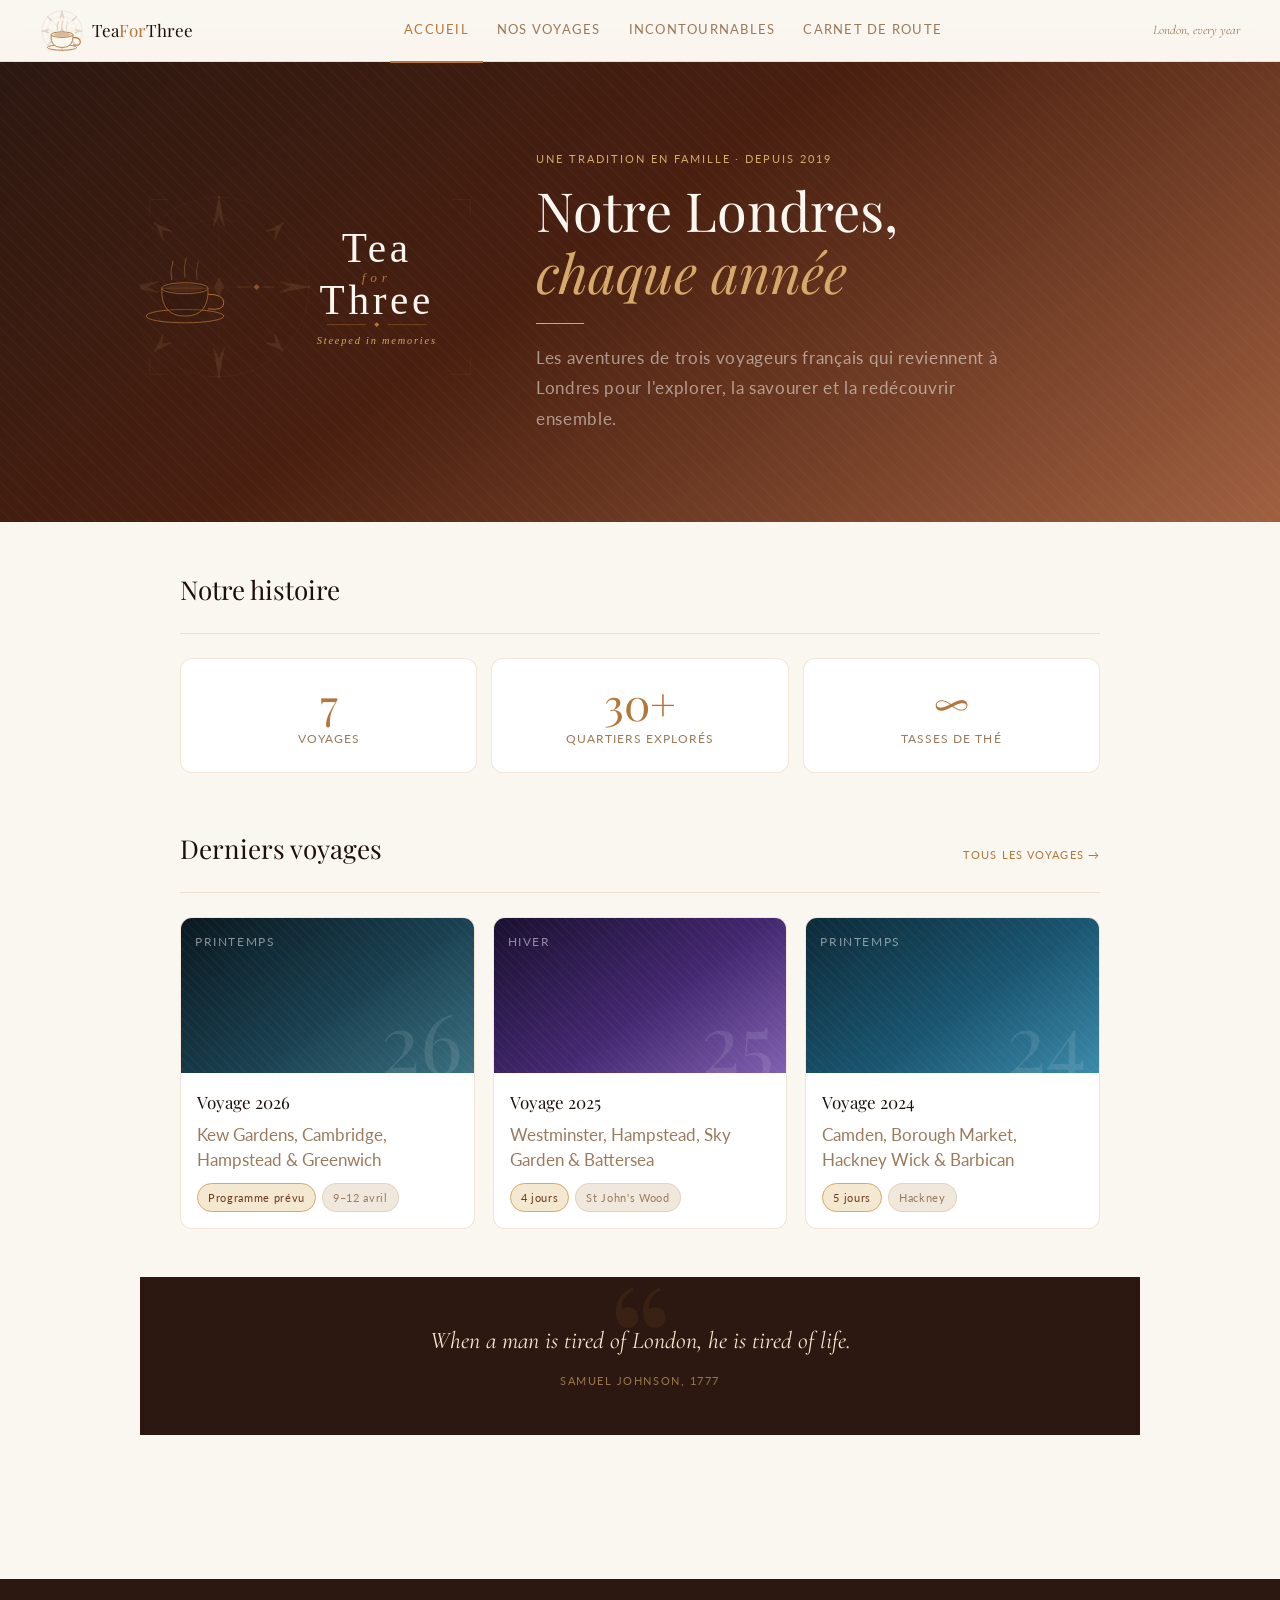
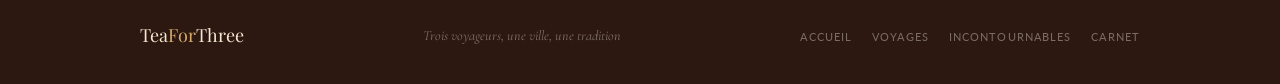
<file: index.html>
<!DOCTYPE html>
<html lang="fr">
<head>
  <meta charset="UTF-8" />
  <meta name="viewport" content="width=device-width, initial-scale=1.0" />
  <title>TeaForThree — Notre Londres en famille</title>
  <meta name="description" content="Les aventures londoniennes d'une famille française, une fois par an depuis 2020." />
  <link rel="stylesheet" href="css/style.css" />
  <style>
    .highlights{display:grid;grid-template-columns:repeat(3,minmax(0,1fr));gap:14px;margin-bottom:0.5rem}
    .hl-card{background:var(--white);border:0.5px solid var(--border);border-radius:var(--radius);padding:1.4rem 1.2rem;text-align:center}
    .hl-num{font-family:'Playfair Display',serif;font-size:44px;font-weight:400;color:var(--gold);line-height:1;margin-bottom:4px}
    .hl-lbl{font-size:11.5px;letter-spacing:0.09em;text-transform:uppercase;color:var(--text-light)}
    .trips-grid{display:grid;grid-template-columns:repeat(auto-fill,minmax(260px,1fr));gap:18px}
    .trip-card{cursor:pointer;text-decoration:none;color:inherit;display:block}
    .trip-thumb{height:155px;position:relative;overflow:hidden}
    .trip-thumb-2024{background:linear-gradient(145deg,#0d2a38 0%,#1a5570 55%,#3b8aaa 100%)}
    .trip-thumb-2023{background:linear-gradient(145deg,#2a1208 0%,#6b3010 55%,#b06030 100%)}
    .trip-thumb-2022{background:linear-gradient(145deg,#0e2010 0%,#286030 55%,#5aa050 100%)}
    .trip-thumb-2025{background:linear-gradient(145deg,#1a1030 0%,#442870 55%,#8060b0 100%)}
    .trip-pattern{position:absolute;inset:0;background-image:repeating-linear-gradient(45deg,rgba(255,255,255,0.03) 0,rgba(255,255,255,0.03) 1px,transparent 0,transparent 50%);background-size:10px 10px}
    .trip-year-big{position:absolute;bottom:-8px;right:12px;font-family:'Playfair Display',serif;font-size:82px;font-weight:400;color:rgba(255,255,255,0.1);line-height:1;user-select:none}
    .trip-season{position:absolute;top:14px;left:14px;font-size:11.5px;letter-spacing:0.14em;text-transform:uppercase;color:rgba(255,255,255,0.5)}
    .trip-body{padding:14px 16px 16px}
    .trip-year-lbl{font-family:'Playfair Display',serif;font-size:17px;font-weight:400;margin-bottom:4px}
    .trip-headline{font-size:17px;color:var(--text-light);margin-bottom:10px;line-height:1.5}
    .trip-meta{display:flex;gap:6px;flex-wrap:wrap}
    .next-strip{background:var(--gold-pale);border:0.5px solid var(--border-strong);border-radius:var(--radius);padding:1.5rem 1.75rem;display:flex;align-items:center;justify-content:space-between;gap:1.5rem;flex-wrap:wrap}
    .next-tag{font-size:11.5px;letter-spacing:0.15em;text-transform:uppercase;color:var(--brown-mid);margin-bottom:5px}
    .next-title{font-family:'Playfair Display',serif;font-size:20px;font-weight:400;margin-bottom:4px}
    .next-desc{font-size:14.5px;color:var(--text-mid)}
    .next-wishes{display:flex;gap:8px;flex-wrap:wrap}
    .wish-pill{font-size:13.5px;padding:6px 14px;border-radius:20px;border:1px solid var(--gold);color:var(--brown-mid);background:rgba(255,255,255,0.55)}
    @media(max-width:768px){
      .trips-grid{grid-template-columns:1fr}
      .trip-thumb{height:170px}
      .next-strip{flex-direction:column;align-items:flex-start;gap:0.75rem}
      .next-wishes{width:100%}
      .wish-pill{font-size:12.5px;padding:5px 10px}
      .hl-num{font-size:32px}
    }
  </style>
</head>
<body>

<nav>
  <a href="index.html" class="nav-logo"><img src="logo-icon.svg" alt="TeaForThree" style="height:44px;width:auto;display:block;" /><span class="nav-logo-text">Tea<em>For</em>Three</span></a>
  <ul class="nav-links">
    <li><a href="index.html" class="active">Accueil</a></li>
    <li><a href="voyages.html">Nos voyages</a></li>
    <li><a href="incontournables.html">Incontournables</a></li>
    <li><a href="carnet.html">Carnet de route</a></li>
  </ul>
  <span class="nav-tea">London, every year</span>
  <button class="nav-burger" id="burger" aria-label="Menu">
    <span></span><span></span><span></span>
  </button>
</nav>

<div class="hero hero-home">
  <div class="hero-pattern"></div>
  <div class="hero-content hero-home-inner">
    <div class="hero-logo-side">
      <img src="logo-full.svg" alt="TeaForThree — Steeped in memories" class="hero-logo-full" />
    </div>
    <div class="hero-text-side">
      <div class="hero-tag">Une tradition en famille · Depuis 2019</div>
      <h1>Notre Londres,<br><em>chaque année</em></h1>
      <div class="divider"></div>
      <p class="hero-sub">Les aventures de trois voyageurs français qui reviennent à Londres pour l'explorer, la savourer et la redécouvrir ensemble.</p>
    </div>
  </div>
</div>

<div class="page">

  <div class="section-header">
    <h2 class="section-title">Notre histoire</h2>
  </div>

  <div class="highlights">
    <div class="hl-card fade-up"><div class="hl-num">7</div><div class="hl-lbl">Voyages</div></div>
    <div class="hl-card fade-up"><div class="hl-num">30+</div><div class="hl-lbl">Quartiers explorés</div></div>
    <div class="hl-card fade-up"><div class="hl-num">∞</div><div class="hl-lbl">Tasses de thé</div></div>
  </div>

  <div class="section-header">
    <h2 class="section-title">Derniers voyages</h2>
    <a href="voyages.html" class="section-link">Tous les voyages →</a>
  </div>

  <div class="trips-grid">
    <a href="voyage-2026.html" class="trip-card">
      <div class="card">
        <div class="trip-thumb" style="background:linear-gradient(145deg,#0a1820 0%,#1a4050 55%,#3a7080 100%)"><div class="trip-pattern"></div><div class="trip-season">Printemps</div><div class="trip-year-big">26</div></div>
        <div class="trip-body">
          <div class="trip-year-lbl">Voyage 2026</div>
          <div class="trip-headline">Kew Gardens, Cambridge, Hampstead &amp; Greenwich</div>
          <div class="trip-meta"><span class="badge gold">Programme prévu</span><span class="badge">9–12 avril</span></div>
        </div>
      </div>
    </a>
    <a href="voyage-2025.html" class="trip-card">
      <div class="card">
        <div class="trip-thumb trip-thumb-2025"><div class="trip-pattern"></div><div class="trip-season">Hiver</div><div class="trip-year-big">25</div></div>
        <div class="trip-body">
          <div class="trip-year-lbl">Voyage 2025</div>
          <div class="trip-headline">Westminster, Hampstead, Sky Garden &amp; Battersea</div>
          <div class="trip-meta"><span class="badge gold">4 jours</span><span class="badge">St John's Wood</span></div>
        </div>
      </div>
    </a>
    <a href="voyage-2024.html" class="trip-card">
      <div class="card">
        <div class="trip-thumb trip-thumb-2024"><div class="trip-pattern"></div><div class="trip-season">Printemps</div><div class="trip-year-big">24</div></div>
        <div class="trip-body">
          <div class="trip-year-lbl">Voyage 2024</div>
          <div class="trip-headline">Camden, Borough Market, Hackney Wick &amp; Barbican</div>
          <div class="trip-meta"><span class="badge gold">5 jours</span><span class="badge">Hackney</span></div>
        </div>
      </div>
    </a>
    </div>

  <div class="quote-band">
    <p class="quote-text">When a man is tired of London, he is tired of life.</p>
    <div class="quote-author">Samuel Johnson, 1777</div>
  </div>


</div>

<footer>
  <div class="footer-inner">
    <div class="footer-logo">Tea<span>For</span>Three</div>
    <div class="footer-tagline">Trois voyageurs, une ville, une tradition</div>
    <ul class="footer-links">
      <li><a href="index.html">Accueil</a></li>
      <li><a href="voyages.html">Voyages</a></li>
      <li><a href="incontournables.html">Incontournables</a></li>
      <li><a href="carnet.html">Carnet</a></li>
      </ul>
  </div>
</footer>

<script>
var burger=document.getElementById('burger');
var navLinks=document.querySelector('.nav-links');
burger.addEventListener('click',function(){
  burger.classList.toggle('open');
  navLinks.classList.toggle('open');
});
// close menu on link click
navLinks.querySelectorAll('a').forEach(function(a){
  a.addEventListener('click',function(){
    burger.classList.remove('open');
    navLinks.classList.remove('open');
  });
});
</script>
</body>
</html>
</file>
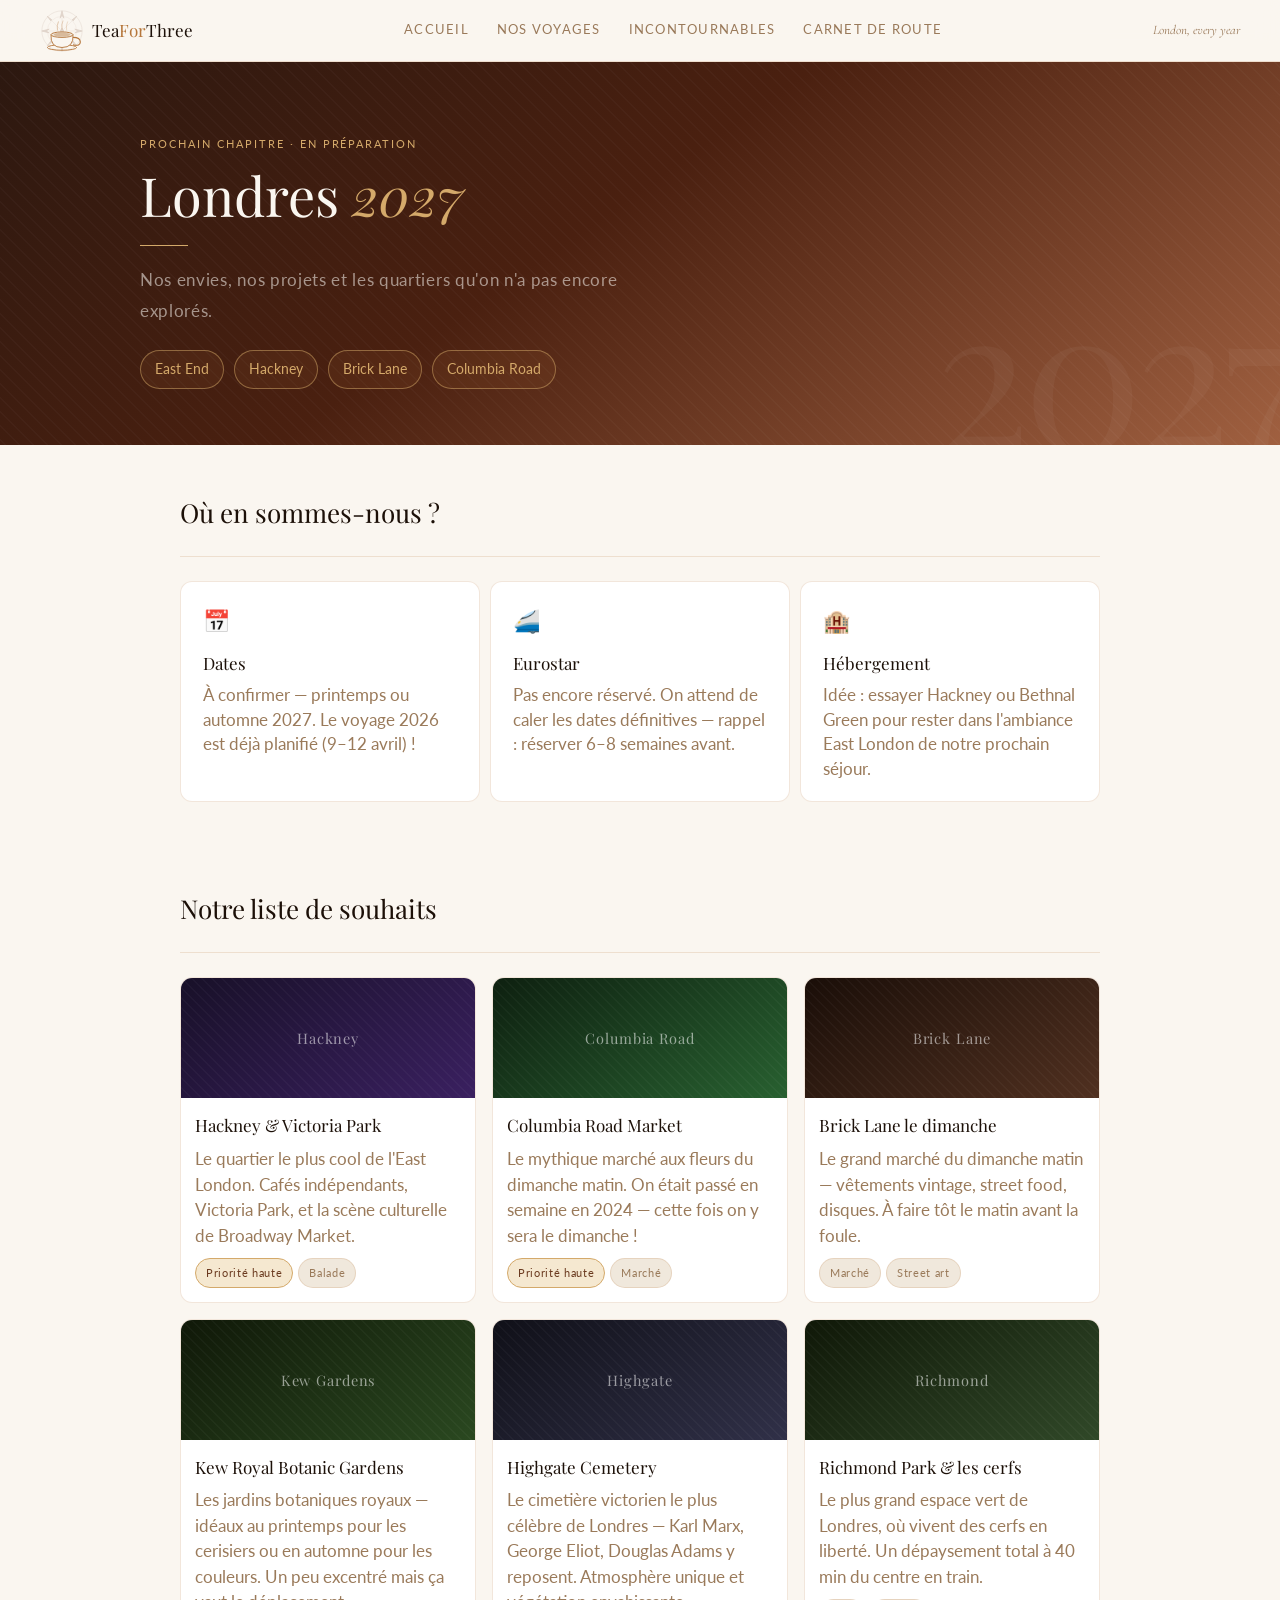
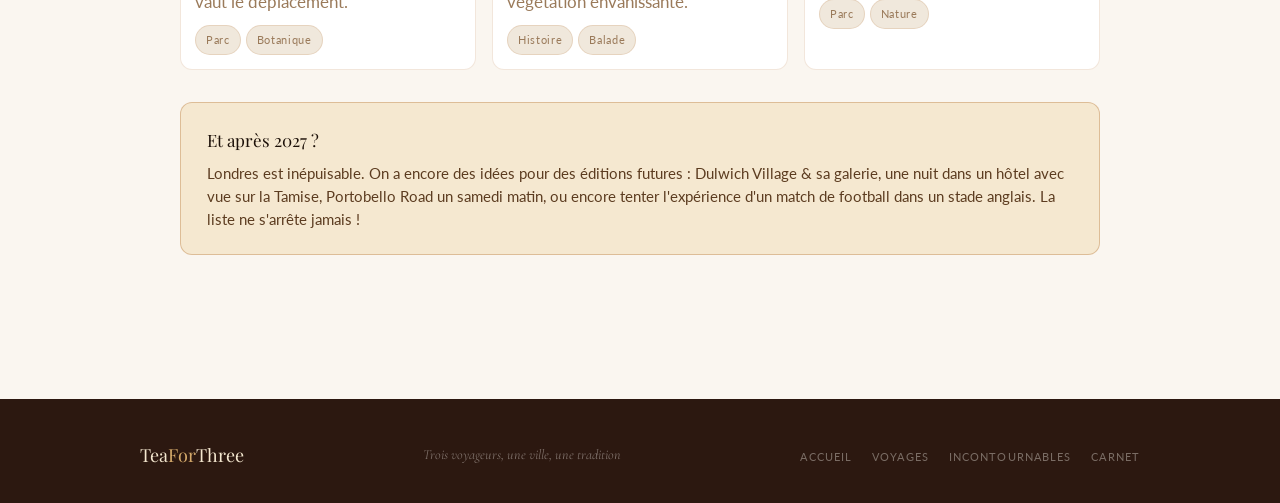
<file: avenir.html>
<!DOCTYPE html>
<html lang="fr">
<head>
  <meta charset="UTF-8" />
  <meta name="viewport" content="width=device-width, initial-scale=1.0" />
  <title>À venir — TeaForThree</title>
  <link rel="stylesheet" href="css/style.css" />
  <style>
    .next-hero-detail{margin-top:1.5rem;display:flex;gap:10px;flex-wrap:wrap}
    .next-pill{font-size:13.5px;padding:6px 14px;border-radius:20px;border:1px solid rgba(212,169,106,0.5);color:var(--gold-light);background:rgba(181,118,58,0.1)}
    .wishlist-grid{display:grid;grid-template-columns:repeat(auto-fill,minmax(260px,1fr));gap:16px}
    .wish-card{background:var(--white);border:0.5px solid var(--border);border-radius:var(--radius);overflow:hidden}
    .wish-card-thumb{height:120px;position:relative;overflow:hidden;display:flex;align-items:center;justify-content:center}
    .wt-hackney{background:linear-gradient(145deg,#181028,#3a2060)}
    .wt-columbiaroad{background:linear-gradient(145deg,#0e2010,#286030)}
    .wt-bricklane{background:linear-gradient(145deg,#1a0e08,#503020)}
    .wt-greenwich{background:linear-gradient(145deg,#0a1820,#1a4050)}
    .wt-kew{background:linear-gradient(145deg,#101808,#2a4820)}
    .wt-peckham{background:linear-gradient(145deg,#200808,#602020)}
    .wt-highgate{background:linear-gradient(145deg,#101018,#303048)}
    .wt-richmond{background:linear-gradient(145deg,#101808,#304828)}
    .wish-pattern{position:absolute;inset:0;background-image:repeating-linear-gradient(45deg,rgba(255,255,255,0.03) 0,rgba(255,255,255,0.03) 1px,transparent 0,transparent 50%);background-size:10px 10px}
    .wish-thumb-label{position:relative;z-index:1;font-family:'Playfair Display',serif;font-size:14.5px;color:rgba(255,255,255,0.55);letter-spacing:0.06em}
    .wish-body{padding:12px 14px 14px}
    .wish-name{font-family:'Playfair Display',serif;font-size:17px;font-weight:400;margin-bottom:5px}
    .wish-desc{font-size:17px;color:var(--text-light);line-height:1.5;margin-bottom:10px}
    .wish-tags{display:flex;gap:5px;flex-wrap:wrap}
    .status-row{display:flex;gap:10px;margin-bottom:2.5rem;flex-wrap:wrap}
    .status-card{flex:1;min-width:180px;background:var(--white);border:0.5px solid var(--border);border-radius:var(--radius);padding:1.2rem 1.4rem}
    .status-icon{font-size:22px;margin-bottom:8px;display:block}
    .status-title{font-family:'Playfair Display',serif;font-size:17px;font-weight:400;margin-bottom:4px}
    .status-val{font-size:17px;color:var(--text-light);line-height:1.45}
    .ideas-note{background:var(--gold-pale);border:0.5px solid var(--border-strong);border-radius:var(--radius);padding:1.4rem 1.6rem;margin-top:2rem}
    .ideas-note-title{font-family:'Playfair Display',serif;font-size:17px;font-weight:400;margin-bottom:6px}
    .ideas-note-text{font-size:14.5px;color:var(--text-mid);line-height:1.6}
    @media(max-width:768px){
      .status-row{flex-direction:column}
      .status-card{min-width:100%}
      .wishlist-grid{grid-template-columns:1fr}
      .next-pill{font-size:12.5px;padding:4px 10px}
    }
  </style>
</head>
<body>

<nav>
  <a href="index.html" class="nav-logo"><img src="logo-icon.svg" alt="TeaForThree" style="height:44px;width:auto;display:block;" /><span class="nav-logo-text">Tea<em>For</em>Three</span></a>
  <ul class="nav-links">
    <li><a href="index.html">Accueil</a></li>
    <li><a href="voyages.html">Nos voyages</a></li>
    <li><a href="incontournables.html">Incontournables</a></li>
    <li><a href="carnet.html">Carnet de route</a></li>
  </ul>
  <span class="nav-tea">London, every year</span>
  <button class="nav-burger" id="burger" aria-label="Menu">
    <span></span><span></span><span></span>
  </button>
</nav>

<div class="hero" style="min-height:300px">
  <div class="hero-pattern"></div>
  <div class="hero-filigrane">2027</div>
  <div class="hero-content">
    <div class="hero-tag">Prochain chapitre · En préparation</div>
    <h1>Londres <em>2027</em></h1>
    <div class="divider"></div>
    <p class="hero-sub">Nos envies, nos projets et les quartiers qu'on n'a pas encore explorés.</p>
    <div class="next-hero-detail">
      <span class="next-pill">East End</span>
      <span class="next-pill">Hackney</span>
      <span class="next-pill">Brick Lane</span>
      <span class="next-pill">Columbia Road</span>
    </div>
  </div>
</div>

<div class="page">

  <div class="section-header">
    <h2 class="section-title">Où en sommes-nous ?</h2>
  </div>

  <div class="status-row">
    <div class="status-card fade-up">
      <span class="status-icon">📅</span>
      <div class="status-title">Dates</div>
      <div class="status-val">À confirmer — printemps ou automne 2027. Le voyage 2026 est déjà planifié (9–12 avril) !</div>
    </div>
    <div class="status-card fade-up">
      <span class="status-icon">🚄</span>
      <div class="status-title">Eurostar</div>
      <div class="status-val">Pas encore réservé. On attend de caler les dates définitives — rappel : réserver 6–8 semaines avant.</div>
    </div>
    <div class="status-card fade-up">
      <span class="status-icon">🏨</span>
      <div class="status-title">Hébergement</div>
      <div class="status-val">Idée : essayer Hackney ou Bethnal Green pour rester dans l'ambiance East London de notre prochain séjour.</div>
    </div>
  </div>

  <div class="section-header">
    <h2 class="section-title">Notre liste de souhaits</h2>
  </div>

  <div class="wishlist-grid">

    <div class="wish-card fade-up">
      <div class="wish-card-thumb wt-hackney"><div class="wish-pattern"></div><span class="wish-thumb-label">Hackney</span></div>
      <div class="wish-body">
        <div class="wish-name">Hackney &amp; Victoria Park</div>
        <div class="wish-desc">Le quartier le plus cool de l'East London. Cafés indépendants, Victoria Park, et la scène culturelle de Broadway Market.</div>
        <div class="wish-tags"><span class="badge gold">Priorité haute</span><span class="badge">Balade</span></div>
      </div>
    </div>

    <div class="wish-card fade-up">
      <div class="wish-card-thumb wt-columbiaroad"><div class="wish-pattern"></div><span class="wish-thumb-label">Columbia Road</span></div>
      <div class="wish-body">
        <div class="wish-name">Columbia Road Market</div>
        <div class="wish-desc">Le mythique marché aux fleurs du dimanche matin. On était passé en semaine en 2024 — cette fois on y sera le dimanche !</div>
        <div class="wish-tags"><span class="badge gold">Priorité haute</span><span class="badge">Marché</span></div>
      </div>
    </div>

    <div class="wish-card fade-up">
      <div class="wish-card-thumb wt-bricklane"><div class="wish-pattern"></div><span class="wish-thumb-label">Brick Lane</span></div>
      <div class="wish-body">
        <div class="wish-name">Brick Lane le dimanche</div>
        <div class="wish-desc">Le grand marché du dimanche matin — vêtements vintage, street food, disques. À faire tôt le matin avant la foule.</div>
        <div class="wish-tags"><span class="badge">Marché</span><span class="badge">Street art</span></div>
      </div>
    </div>

    <div class="wish-card fade-up">
      <div class="wish-card-thumb wt-kew"><div class="wish-pattern"></div><span class="wish-thumb-label">Kew Gardens</span></div>
      <div class="wish-body">
        <div class="wish-name">Kew Royal Botanic Gardens</div>
        <div class="wish-desc">Les jardins botaniques royaux — idéaux au printemps pour les cerisiers ou en automne pour les couleurs. Un peu excentré mais ça vaut le déplacement.</div>
        <div class="wish-tags"><span class="badge">Parc</span><span class="badge">Botanique</span></div>
      </div>
    </div>

    <div class="wish-card fade-up">
      <div class="wish-card-thumb wt-highgate"><div class="wish-pattern"></div><span class="wish-thumb-label">Highgate</span></div>
      <div class="wish-body">
        <div class="wish-name">Highgate Cemetery</div>
        <div class="wish-desc">Le cimetière victorien le plus célèbre de Londres — Karl Marx, George Eliot, Douglas Adams y reposent. Atmosphère unique et végétation envahissante.</div>
        <div class="wish-tags"><span class="badge">Histoire</span><span class="badge">Balade</span></div>
      </div>
    </div>

    <div class="wish-card fade-up">
      <div class="wish-card-thumb wt-richmond"><div class="wish-pattern"></div><span class="wish-thumb-label">Richmond</span></div>
      <div class="wish-body">
        <div class="wish-name">Richmond Park &amp; les cerfs</div>
        <div class="wish-desc">Le plus grand espace vert de Londres, où vivent des cerfs en liberté. Un dépaysement total à 40 min du centre en train.</div>
        <div class="wish-tags"><span class="badge">Parc</span><span class="badge">Nature</span></div>
      </div>
    </div>

  </div>

  <div class="ideas-note fade-up">
    <div class="ideas-note-title">Et après 2027 ?</div>
    <div class="ideas-note-text">Londres est inépuisable. On a encore des idées pour des éditions futures : Dulwich Village &amp; sa galerie, une nuit dans un hôtel avec vue sur la Tamise, Portobello Road un samedi matin, ou encore tenter l'expérience d'un match de football dans un stade anglais. La liste ne s'arrête jamais !</div>
  </div>

</div>

<footer>
  <div class="footer-inner">
    <div class="footer-logo">Tea<span>For</span>Three</div>
    <div class="footer-tagline">Trois voyageurs, une ville, une tradition</div>
    <ul class="footer-links">
      <li><a href="index.html">Accueil</a></li>
      <li><a href="voyages.html">Voyages</a></li>
      <li><a href="incontournables.html">Incontournables</a></li>
      <li><a href="carnet.html">Carnet</a></li>
      </ul>
  </div>
</footer>

<script>
var burger=document.getElementById('burger');
var navLinks=document.querySelector('.nav-links');
burger.addEventListener('click',function(){
  burger.classList.toggle('open');
  navLinks.classList.toggle('open');
});
// close menu on link click
navLinks.querySelectorAll('a').forEach(function(a){
  a.addEventListener('click',function(){
    burger.classList.remove('open');
    navLinks.classList.remove('open');
  });
});
</script>
</body>
</html>
</file>
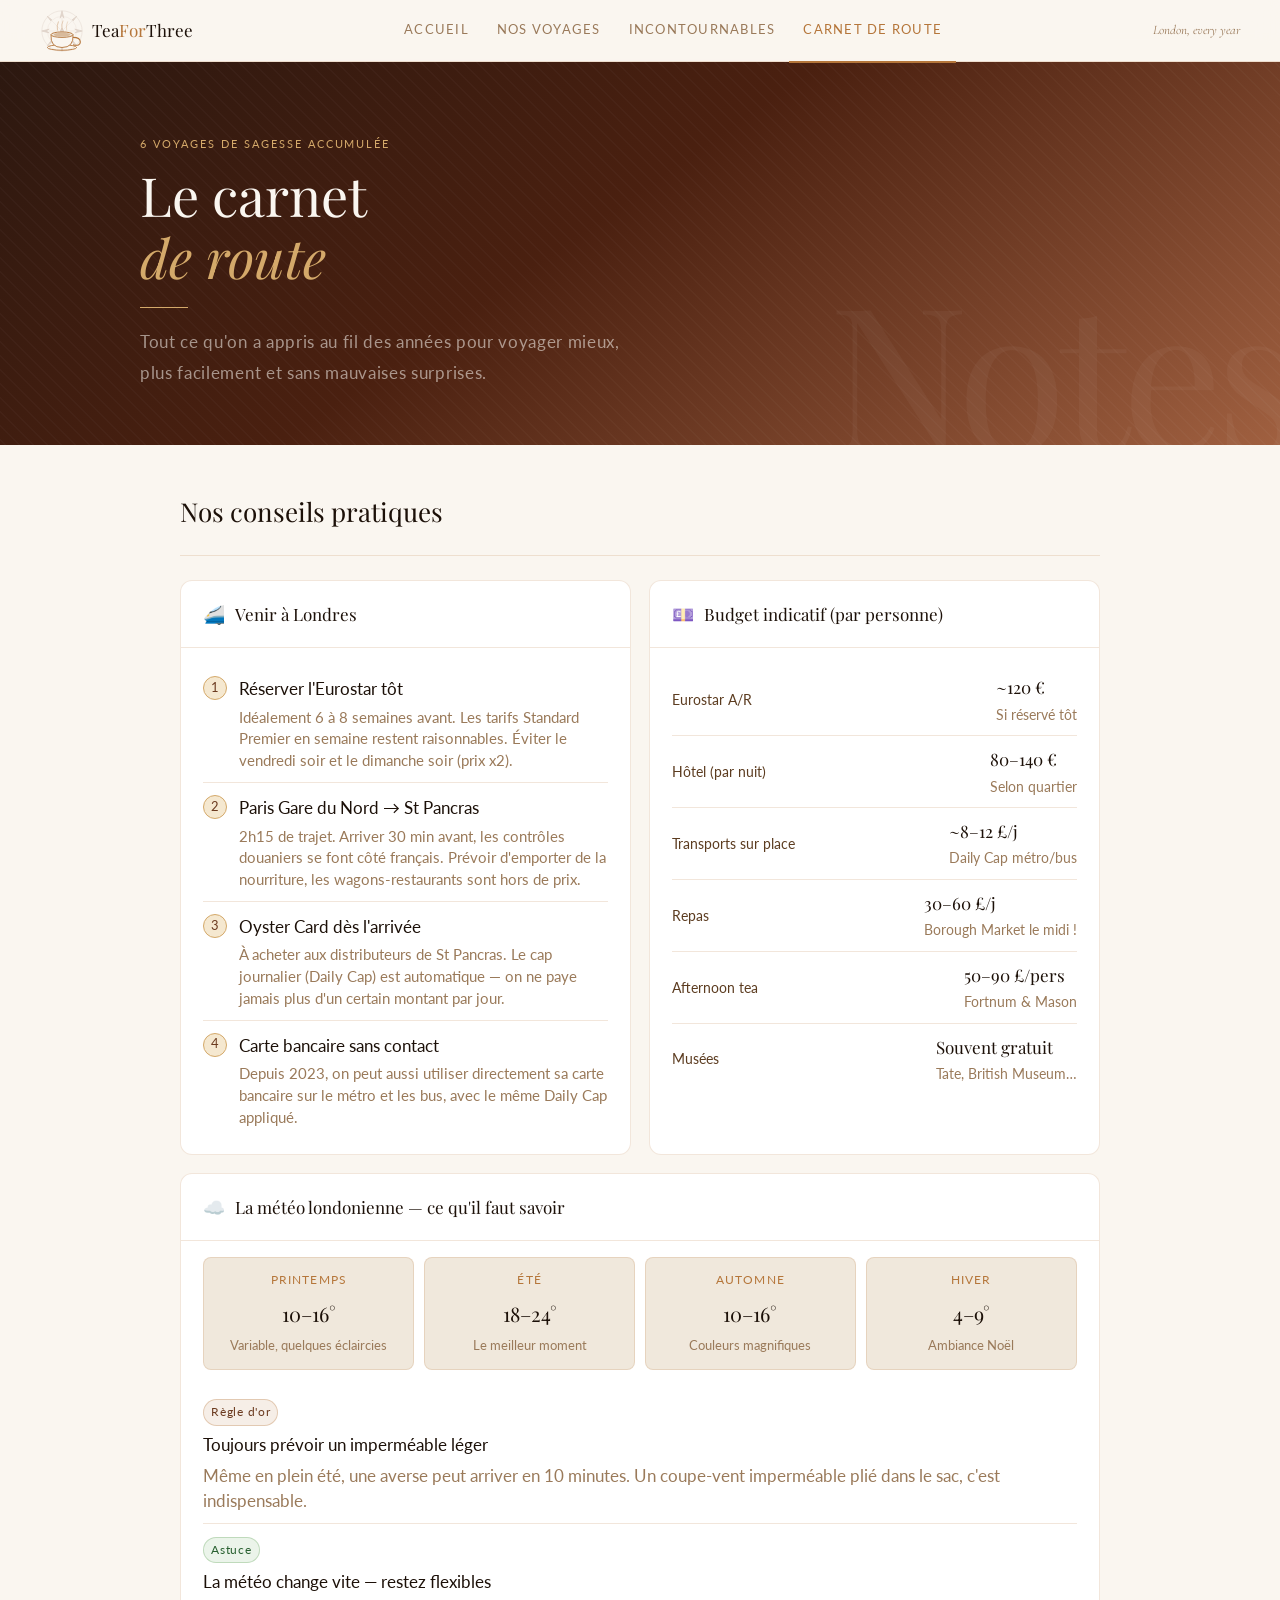
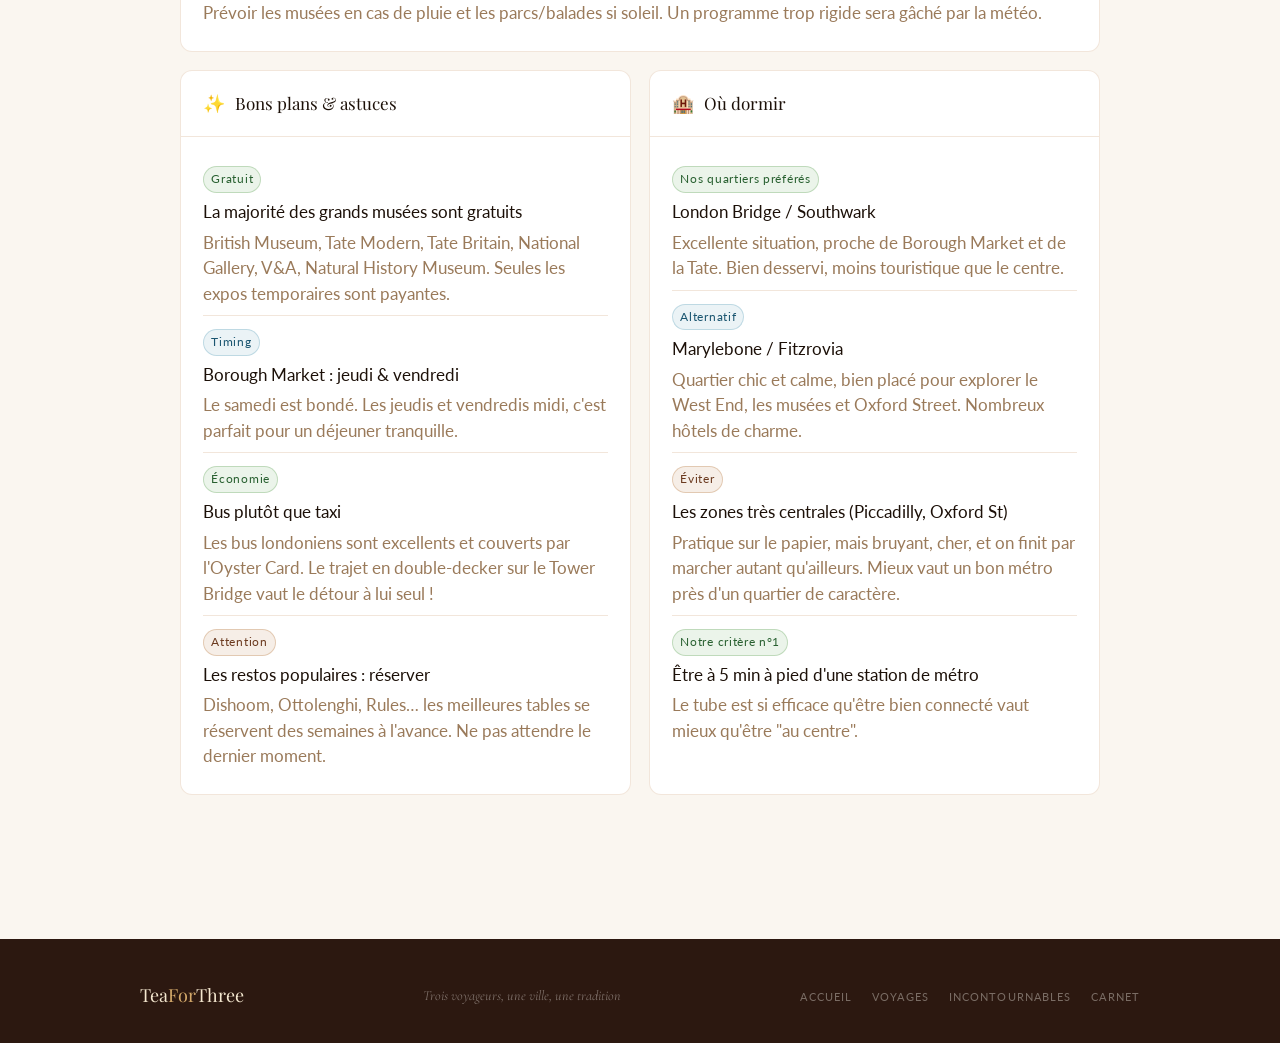
<file: carnet.html>
<!DOCTYPE html>
<html lang="fr">
<head>
  <meta charset="UTF-8" />
  <meta name="viewport" content="width=device-width, initial-scale=1.0" />
  <title>Carnet de route — TeaForThree</title>
  <link rel="stylesheet" href="css/style.css" />
  <style>
    .carnet-grid{display:grid;grid-template-columns:1fr 1fr;gap:18px}
    .carnet-card{background:var(--white);border:0.5px solid var(--border);border-radius:var(--radius);overflow:hidden}
    .carnet-card-header{padding:1.1rem 1.4rem;border-bottom:0.5px solid var(--border);display:flex;align-items:center;gap:10px}
    .carnet-icon{font-size:18px;line-height:1}
    .carnet-card-title{font-family:'Playfair Display',serif;font-size:17px;font-weight:400}
    .carnet-card-body{padding:1rem 1.4rem}
    .tip-item{padding:9px 0;border-bottom:0.5px solid var(--border)}
    .tip-item:last-child{border-bottom:none}
    .tip-title{font-size:17px;font-weight:400;color:var(--text-dark);margin-bottom:2px}
    .tip-desc{font-size:17px;color:var(--text-light);line-height:1.5}
    .tip-tag{display:inline-block;font-size:11.5px;letter-spacing:0.06em;padding:2px 7px;border-radius:20px;margin-bottom:4px}
    .tip-tag.good{background:rgba(90,160,80,0.12);border:0.5px solid rgba(90,160,80,0.3);color:#286030}
    .tip-tag.warn{background:rgba(181,118,58,0.12);border:0.5px solid rgba(181,118,58,0.3);color:var(--brown-mid)}
    .tip-tag.info{background:rgba(58,138,170,0.1);border:0.5px solid rgba(58,138,170,0.25);color:#1a5570}
    .budget-row{display:flex;justify-content:space-between;align-items:center;padding:8px 0;border-bottom:0.5px solid var(--border);font-size:13px}
    .budget-row:last-child{border-bottom:none}
    .budget-cat{color:var(--text-mid);font-size:14px}
    .budget-val{font-family:'Playfair Display',serif;font-size:17px;font-weight:400;color:var(--text-dark)}
    .budget-note{font-size:13.5px;color:var(--text-light)}
    .transport-step{display:flex;gap:12px;padding:10px 0;border-bottom:0.5px solid var(--border)}
    .transport-step:last-child{border-bottom:none}
    .transport-num{width:24px;height:24px;border-radius:50%;background:var(--gold-pale);border:0.5px solid var(--gold-light);display:flex;align-items:center;justify-content:center;font-size:12.5px;color:var(--brown-mid);flex-shrink:0;margin-top:2px}
    .transport-title{font-size:17px;font-weight:400;color:var(--text-dark);margin-bottom:2px}
    .transport-desc{font-size:15px;color:var(--text-light);line-height:1.45}
    .weather-grid{display:grid;grid-template-columns:repeat(4,1fr);gap:10px}
    .weather-season{text-align:center;padding:12px 8px;border-radius:var(--radius-sm);background:var(--cream-dark);border:0.5px solid var(--border)}
    .ws-name{font-size:11.5px;letter-spacing:0.1em;text-transform:uppercase;color:var(--gold);margin-bottom:5px}
    .ws-temp{font-family:'Playfair Display',serif;font-size:20px;font-weight:400;color:var(--text-dark);margin-bottom:3px}
    .ws-desc{font-size:12.5px;color:var(--text-light)}
    .full-width{grid-column:1 / -1}
    .status-card{flex:1;min-width:180px;background:var(--white);border:0.5px solid var(--border);border-radius:var(--radius);padding:1.2rem 1.4rem}
    @media(max-width:768px){
      .carnet-grid{grid-template-columns:1fr}
      .full-width{grid-column:1}
      .weather-grid{grid-template-columns:repeat(2,1fr)}
      .budget-val{font-size:14px}
    }
  </style>
</head>
<body>

<nav>
  <a href="index.html" class="nav-logo"><img src="logo-icon.svg" alt="TeaForThree" style="height:44px;width:auto;display:block;" /><span class="nav-logo-text">Tea<em>For</em>Three</span></a>
  <ul class="nav-links">
    <li><a href="index.html">Accueil</a></li>
    <li><a href="voyages.html">Nos voyages</a></li>
    <li><a href="incontournables.html">Incontournables</a></li>
    <li><a href="carnet.html" class="active">Carnet de route</a></li>
  </ul>
  <span class="nav-tea">London, every year</span>
  <button class="nav-burger" id="burger" aria-label="Menu">
    <span></span><span></span><span></span>
  </button>
</nav>

<div class="hero" style="min-height:280px">
  <div class="hero-pattern"></div>
  <div class="hero-filigrane">Notes</div>
  <div class="hero-content">
    <div class="hero-tag">6 voyages de sagesse accumulée</div>
    <h1>Le carnet<br><em>de route</em></h1>
    <div class="divider"></div>
    <p class="hero-sub">Tout ce qu'on a appris au fil des années pour voyager mieux, plus facilement et sans mauvaises surprises.</p>
  </div>
</div>

<div class="page">

  <div class="section-header">
    <h2 class="section-title">Nos conseils pratiques</h2>
  </div>

  <div class="carnet-grid">

    <!-- Transport -->
    <div class="carnet-card fade-up">
      <div class="carnet-card-header">
        <span class="carnet-icon">🚄</span>
        <span class="carnet-card-title">Venir à Londres</span>
      </div>
      <div class="carnet-card-body">
        <div class="transport-step">
          <div class="transport-num">1</div>
          <div><div class="transport-title">Réserver l'Eurostar tôt</div><div class="transport-desc">Idéalement 6 à 8 semaines avant. Les tarifs Standard Premier en semaine restent raisonnables. Éviter le vendredi soir et le dimanche soir (prix x2).</div></div>
        </div>
        <div class="transport-step">
          <div class="transport-num">2</div>
          <div><div class="transport-title">Paris Gare du Nord → St Pancras</div><div class="transport-desc">2h15 de trajet. Arriver 30 min avant, les contrôles douaniers se font côté français. Prévoir d'emporter de la nourriture, les wagons-restaurants sont hors de prix.</div></div>
        </div>
        <div class="transport-step">
          <div class="transport-num">3</div>
          <div><div class="transport-title">Oyster Card dès l'arrivée</div><div class="transport-desc">À acheter aux distributeurs de St Pancras. Le cap journalier (Daily Cap) est automatique — on ne paye jamais plus d'un certain montant par jour.</div></div>
        </div>
        <div class="transport-step">
          <div class="transport-num">4</div>
          <div><div class="transport-title">Carte bancaire sans contact</div><div class="transport-desc">Depuis 2023, on peut aussi utiliser directement sa carte bancaire sur le métro et les bus, avec le même Daily Cap appliqué.</div></div>
        </div>
      </div>
    </div>

    <!-- Budget -->
    <div class="carnet-card fade-up">
      <div class="carnet-card-header">
        <span class="carnet-icon">💷</span>
        <span class="carnet-card-title">Budget indicatif (par personne)</span>
      </div>
      <div class="carnet-card-body">
        <div class="budget-row">
          <span class="budget-cat">Eurostar A/R</span>
          <div><div class="budget-val">~120 €</div><div class="budget-note">Si réservé tôt</div></div>
        </div>
        <div class="budget-row">
          <span class="budget-cat">Hôtel (par nuit)</span>
          <div><div class="budget-val">80–140 €</div><div class="budget-note">Selon quartier</div></div>
        </div>
        <div class="budget-row">
          <span class="budget-cat">Transports sur place</span>
          <div><div class="budget-val">~8–12 £/j</div><div class="budget-note">Daily Cap métro/bus</div></div>
        </div>
        <div class="budget-row">
          <span class="budget-cat">Repas</span>
          <div><div class="budget-val">30–60 £/j</div><div class="budget-note">Borough Market le midi !</div></div>
        </div>
        <div class="budget-row">
          <span class="budget-cat">Afternoon tea</span>
          <div><div class="budget-val">50–90 £/pers</div><div class="budget-note">Fortnum & Mason</div></div>
        </div>
        <div class="budget-row">
          <span class="budget-cat">Musées</span>
          <div><div class="budget-val">Souvent gratuit</div><div class="budget-note">Tate, British Museum…</div></div>
        </div>
      </div>
    </div>

    <!-- Météo -->
    <div class="carnet-card fade-up full-width">
      <div class="carnet-card-header">
        <span class="carnet-icon">☁️</span>
        <span class="carnet-card-title">La météo londonienne — ce qu'il faut savoir</span>
      </div>
      <div class="carnet-card-body">
        <div class="weather-grid" style="margin-bottom:1rem">
          <div class="weather-season">
            <div class="ws-name">Printemps</div>
            <div class="ws-temp">10–16°</div>
            <div class="ws-desc">Variable, quelques éclaircies</div>
          </div>
          <div class="weather-season">
            <div class="ws-name">Été</div>
            <div class="ws-temp">18–24°</div>
            <div class="ws-desc">Le meilleur moment</div>
          </div>
          <div class="weather-season">
            <div class="ws-name">Automne</div>
            <div class="ws-temp">10–16°</div>
            <div class="ws-desc">Couleurs magnifiques</div>
          </div>
          <div class="weather-season">
            <div class="ws-name">Hiver</div>
            <div class="ws-temp">4–9°</div>
            <div class="ws-desc">Ambiance Noël</div>
          </div>
        </div>
        <div class="tip-item">
          <span class="tip-tag warn">Règle d'or</span>
          <div class="tip-title">Toujours prévoir un imperméable léger</div>
          <div class="tip-desc">Même en plein été, une averse peut arriver en 10 minutes. Un coupe-vent imperméable plié dans le sac, c'est indispensable.</div>
        </div>
        <div class="tip-item">
          <span class="tip-tag good">Astuce</span>
          <div class="tip-title">La météo change vite — restez flexibles</div>
          <div class="tip-desc">Prévoir les musées en cas de pluie et les parcs/balades si soleil. Un programme trop rigide sera gâché par la météo.</div>
        </div>
      </div>
    </div>

    <!-- Bons plans -->
    <div class="carnet-card fade-up">
      <div class="carnet-card-header">
        <span class="carnet-icon">✨</span>
        <span class="carnet-card-title">Bons plans &amp; astuces</span>
      </div>
      <div class="carnet-card-body">
        <div class="tip-item">
          <span class="tip-tag good">Gratuit</span>
          <div class="tip-title">La majorité des grands musées sont gratuits</div>
          <div class="tip-desc">British Museum, Tate Modern, Tate Britain, National Gallery, V&amp;A, Natural History Museum. Seules les expos temporaires sont payantes.</div>
        </div>
        <div class="tip-item">
          <span class="tip-tag info">Timing</span>
          <div class="tip-title">Borough Market : jeudi &amp; vendredi</div>
          <div class="tip-desc">Le samedi est bondé. Les jeudis et vendredis midi, c'est parfait pour un déjeuner tranquille.</div>
        </div>
        <div class="tip-item">
          <span class="tip-tag good">Économie</span>
          <div class="tip-title">Bus plutôt que taxi</div>
          <div class="tip-desc">Les bus londoniens sont excellents et couverts par l'Oyster Card. Le trajet en double-decker sur le Tower Bridge vaut le détour à lui seul !</div>
        </div>
        <div class="tip-item">
          <span class="tip-tag warn">Attention</span>
          <div class="tip-title">Les restos populaires : réserver</div>
          <div class="tip-desc">Dishoom, Ottolenghi, Rules… les meilleures tables se réservent des semaines à l'avance. Ne pas attendre le dernier moment.</div>
        </div>
      </div>
    </div>

    <!-- Hébergement -->
    <div class="carnet-card fade-up">
      <div class="carnet-card-header">
        <span class="carnet-icon">🏨</span>
        <span class="carnet-card-title">Où dormir</span>
      </div>
      <div class="carnet-card-body">
        <div class="tip-item">
          <span class="tip-tag good">Nos quartiers préférés</span>
          <div class="tip-title">London Bridge / Southwark</div>
          <div class="tip-desc">Excellente situation, proche de Borough Market et de la Tate. Bien desservi, moins touristique que le centre.</div>
        </div>
        <div class="tip-item">
          <span class="tip-tag info">Alternatif</span>
          <div class="tip-title">Marylebone / Fitzrovia</div>
          <div class="tip-desc">Quartier chic et calme, bien placé pour explorer le West End, les musées et Oxford Street. Nombreux hôtels de charme.</div>
        </div>
        <div class="tip-item">
          <span class="tip-tag warn">Éviter</span>
          <div class="tip-title">Les zones très centrales (Piccadilly, Oxford St)</div>
          <div class="tip-desc">Pratique sur le papier, mais bruyant, cher, et on finit par marcher autant qu'ailleurs. Mieux vaut un bon métro près d'un quartier de caractère.</div>
        </div>
        <div class="tip-item">
          <span class="tip-tag good">Notre critère n°1</span>
          <div class="tip-title">Être à 5 min à pied d'une station de métro</div>
          <div class="tip-desc">Le tube est si efficace qu'être bien connecté vaut mieux qu'être "au centre".</div>
        </div>
      </div>
    </div>

  </div>

</div>

<footer>
  <div class="footer-inner">
    <div class="footer-logo">Tea<span>For</span>Three</div>
    <div class="footer-tagline">Trois voyageurs, une ville, une tradition</div>
    <ul class="footer-links">
      <li><a href="index.html">Accueil</a></li>
      <li><a href="voyages.html">Voyages</a></li>
      <li><a href="incontournables.html">Incontournables</a></li>
      <li><a href="carnet.html">Carnet</a></li>
      </ul>
  </div>
</footer>

<script>
var burger=document.getElementById('burger');
var navLinks=document.querySelector('.nav-links');
burger.addEventListener('click',function(){
  burger.classList.toggle('open');
  navLinks.classList.toggle('open');
});
// close menu on link click
navLinks.querySelectorAll('a').forEach(function(a){
  a.addEventListener('click',function(){
    burger.classList.remove('open');
    navLinks.classList.remove('open');
  });
});
</script>
</body>
</html>
</file>
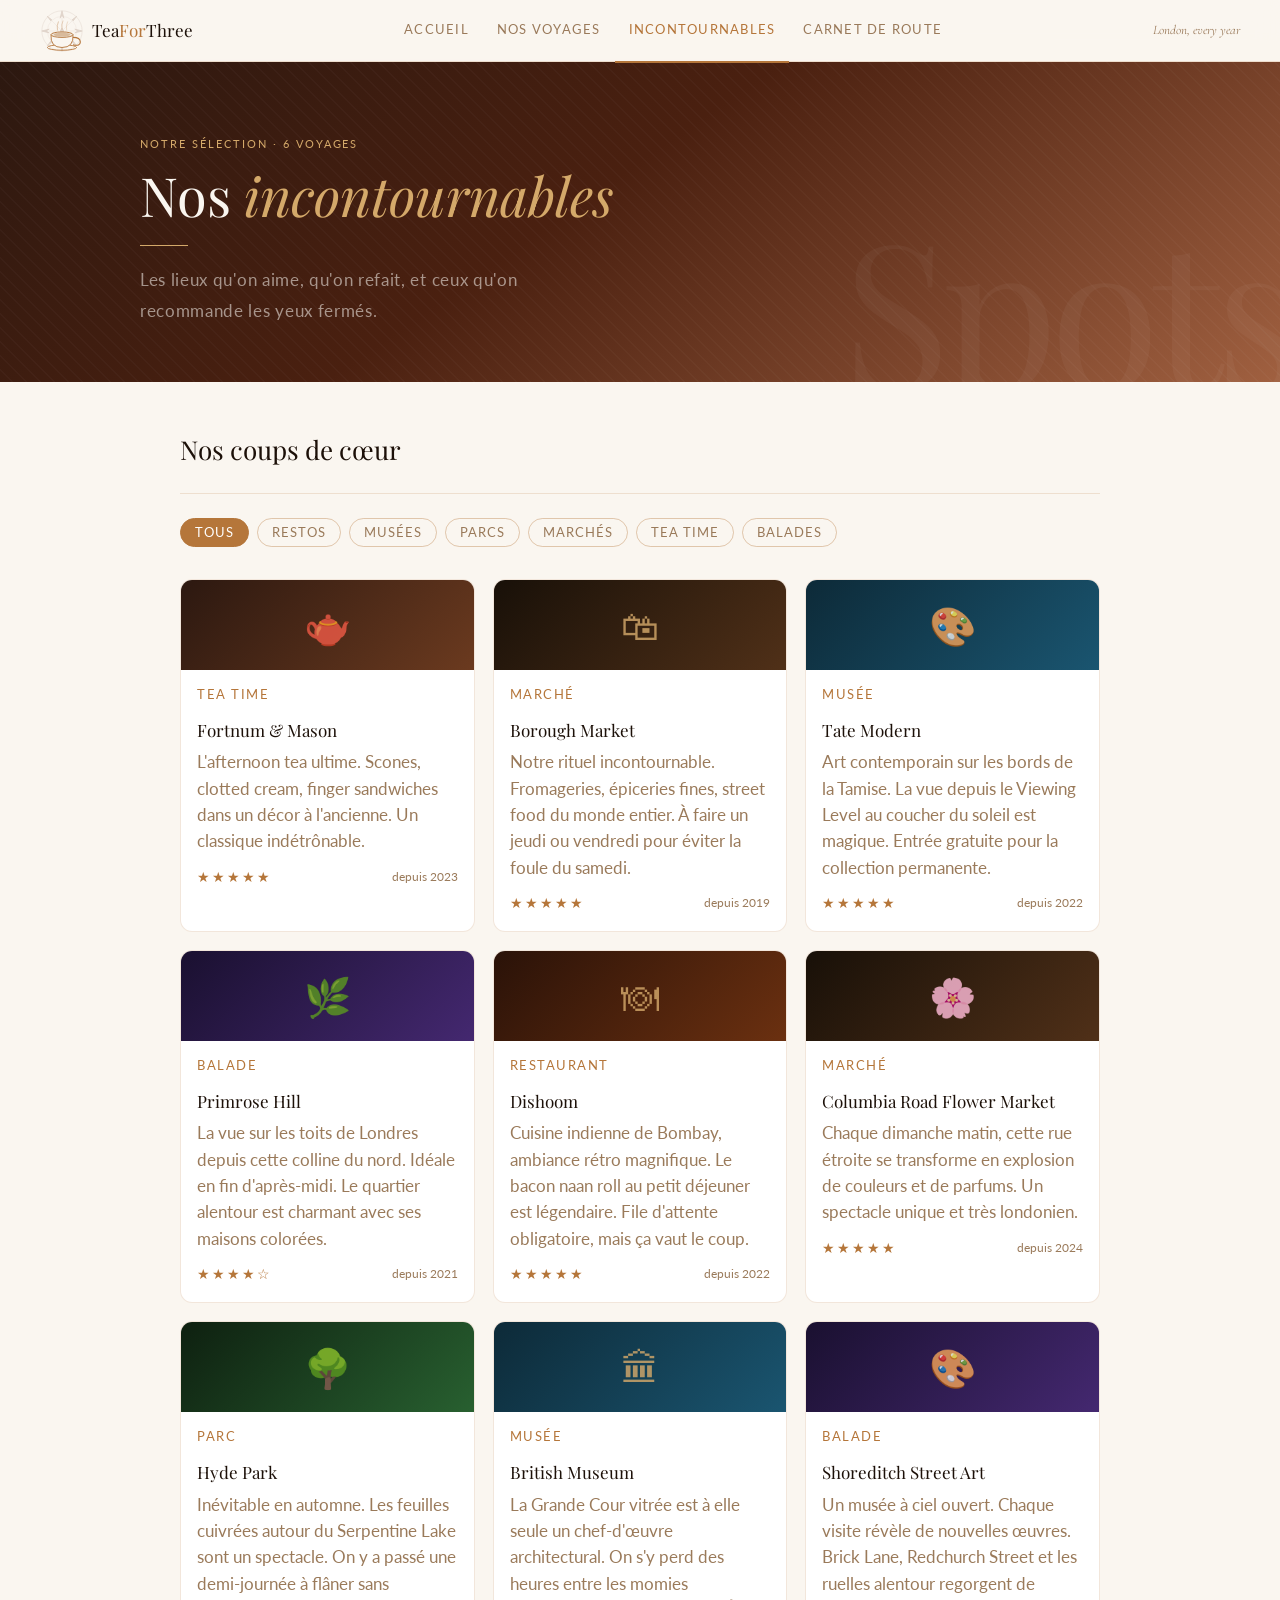
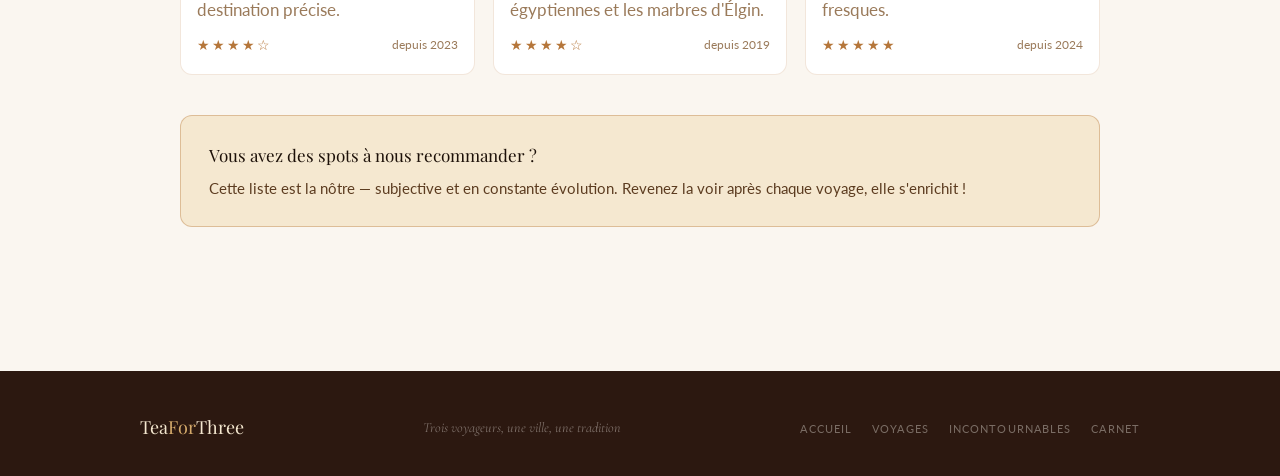
<file: incontournables.html>
<!DOCTYPE html>
<html lang="fr">
<head>
  <meta charset="UTF-8" />
  <meta name="viewport" content="width=device-width, initial-scale=1.0" />
  <title>Incontournables — TeaForThree</title>
  <link rel="stylesheet" href="css/style.css" />
  <style>
    .filter-bar{display:flex;gap:8px;flex-wrap:wrap;margin-bottom:2rem}
    .filter-btn{font-size:12.5px;letter-spacing:0.08em;text-transform:uppercase;padding:6px 14px;border-radius:20px;border:0.5px solid var(--border-strong);color:var(--text-light);background:transparent;cursor:pointer;transition:all 0.2s;font-family:'Lato',sans-serif}
    .filter-btn:hover,.filter-btn.on{background:var(--gold);border-color:var(--gold);color:var(--white)}
    .spots-grid{display:grid;grid-template-columns:repeat(auto-fill,minmax(280px,1fr));gap:18px}
    .spot-card{cursor:pointer}
    .spot-card-inner{background:var(--white);border:0.5px solid var(--border);border-radius:var(--radius);overflow:hidden;transition:box-shadow 0.25s,transform 0.25s,border-color 0.25s;height:100%}
    .spot-card-inner:hover{box-shadow:var(--shadow-hover);border-color:var(--border-strong);transform:translateY(-2px)}
    .spot-header{height:90px;display:flex;align-items:center;justify-content:center;position:relative;overflow:hidden}
    .spot-icon{font-family:'Playfair Display',serif;font-size:38px;font-weight:400;opacity:0.9;line-height:1;position:relative;z-index:1}
    .spot-header-resto{background:linear-gradient(135deg,#2a1208,#6b3010)}
    .spot-header-musee{background:linear-gradient(135deg,#0d2a38,#1a5570)}
    .spot-header-parc{background:linear-gradient(135deg,#0e2010,#286030)}
    .spot-header-marche{background:linear-gradient(135deg,#181008,#503018)}
    .spot-header-balade{background:linear-gradient(135deg,#1a1030,#442870)}
    .spot-header-tea{background:linear-gradient(135deg,#2C1810,#6B3A1F)}
    .spot-body{padding:14px 16px 16px}
    .spot-name{font-family:'Playfair Display',serif;font-size:17px;font-weight:400;margin-bottom:4px}
    .spot-cat{font-size:12.5px;letter-spacing:0.12em;text-transform:uppercase;color:var(--gold);margin-bottom:8px}
    .spot-desc{font-size:17px;color:var(--text-light);line-height:1.55;margin-bottom:10px}
    .spot-footer{display:flex;align-items:center;justify-content:space-between}
    .spot-stars{color:var(--gold);font-size:13.5px;letter-spacing:2px}
    .spot-year{font-size:11.5px;color:var(--text-light)}
    @media(max-width:768px){
      .spots-grid{grid-template-columns:1fr}
      .filter-btn{font-size:11.5px;padding:5px 10px}
    }
  </style>
</head>
<body>

<nav>
  <a href="index.html" class="nav-logo"><img src="logo-icon.svg" alt="TeaForThree" style="height:44px;width:auto;display:block;" /><span class="nav-logo-text">Tea<em>For</em>Three</span></a>
  <ul class="nav-links">
    <li><a href="index.html">Accueil</a></li>
    <li><a href="voyages.html">Nos voyages</a></li>
    <li><a href="incontournables.html" class="active">Incontournables</a></li>
    <li><a href="carnet.html">Carnet de route</a></li>
  </ul>
  <span class="nav-tea">London, every year</span>
  <button class="nav-burger" id="burger" aria-label="Menu">
    <span></span><span></span><span></span>
  </button>
</nav>

<div class="hero" style="min-height:280px">
  <div class="hero-pattern"></div>
  <div class="hero-filigrane">Spots</div>
  <div class="hero-content">
    <div class="hero-tag">Notre sélection · 6 voyages</div>
    <h1>Nos <em>incontournables</em></h1>
    <div class="divider"></div>
    <p class="hero-sub">Les lieux qu'on aime, qu'on refait, et ceux qu'on recommande les yeux fermés.</p>
  </div>
</div>

<div class="page">

  <div class="section-header">
    <h2 class="section-title">Nos coups de cœur</h2>
  </div>

  <div class="filter-bar">
    <button class="filter-btn on" onclick="filter('tous',this)">Tous</button>
    <button class="filter-btn" onclick="filter('resto',this)">Restos</button>
    <button class="filter-btn" onclick="filter('musee',this)">Musées</button>
    <button class="filter-btn" onclick="filter('parc',this)">Parcs</button>
    <button class="filter-btn" onclick="filter('marche',this)">Marchés</button>
    <button class="filter-btn" onclick="filter('tea',this)">Tea time</button>
    <button class="filter-btn" onclick="filter('balade',this)">Balades</button>
  </div>

  <div class="spots-grid" id="spots-grid">

    <div class="spot-card fade-up" data-cat="tea">
      <div class="spot-card-inner">
        <div class="spot-header spot-header-tea"><span class="spot-icon" style="color:rgba(212,169,106,0.9)">🫖</span></div>
        <div class="spot-body">
          <div class="spot-cat">Tea time</div>
          <div class="spot-name">Fortnum &amp; Mason</div>
          <div class="spot-desc">L'afternoon tea ultime. Scones, clotted cream, finger sandwiches dans un décor à l'ancienne. Un classique indétrônable.</div>
          <div class="spot-footer"><span class="spot-stars">★★★★★</span><span class="spot-year">depuis 2023</span></div>
        </div>
      </div>
    </div>

    <div class="spot-card fade-up" data-cat="marche">
      <div class="spot-card-inner">
        <div class="spot-header spot-header-marche"><span class="spot-icon" style="color:rgba(212,169,106,0.9)">🛍</span></div>
        <div class="spot-body">
          <div class="spot-cat">Marché</div>
          <div class="spot-name">Borough Market</div>
          <div class="spot-desc">Notre rituel incontournable. Fromageries, épiceries fines, street food du monde entier. À faire un jeudi ou vendredi pour éviter la foule du samedi.</div>
          <div class="spot-footer"><span class="spot-stars">★★★★★</span><span class="spot-year">depuis 2019</span></div>
        </div>
      </div>
    </div>

    <div class="spot-card fade-up" data-cat="musee">
      <div class="spot-card-inner">
        <div class="spot-header spot-header-musee"><span class="spot-icon" style="color:rgba(212,169,106,0.9)">🎨</span></div>
        <div class="spot-body">
          <div class="spot-cat">Musée</div>
          <div class="spot-name">Tate Modern</div>
          <div class="spot-desc">Art contemporain sur les bords de la Tamise. La vue depuis le Viewing Level au coucher du soleil est magique. Entrée gratuite pour la collection permanente.</div>
          <div class="spot-footer"><span class="spot-stars">★★★★★</span><span class="spot-year">depuis 2022</span></div>
        </div>
      </div>
    </div>

    <div class="spot-card fade-up" data-cat="balade">
      <div class="spot-card-inner">
        <div class="spot-header spot-header-balade"><span class="spot-icon" style="color:rgba(212,169,106,0.9)">🌿</span></div>
        <div class="spot-body">
          <div class="spot-cat">Balade</div>
          <div class="spot-name">Primrose Hill</div>
          <div class="spot-desc">La vue sur les toits de Londres depuis cette colline du nord. Idéale en fin d'après-midi. Le quartier alentour est charmant avec ses maisons colorées.</div>
          <div class="spot-footer"><span class="spot-stars">★★★★☆</span><span class="spot-year">depuis 2021</span></div>
        </div>
      </div>
    </div>

    <div class="spot-card fade-up" data-cat="resto">
      <div class="spot-card-inner">
        <div class="spot-header spot-header-resto"><span class="spot-icon" style="color:rgba(212,169,106,0.9)">🍽</span></div>
        <div class="spot-body">
          <div class="spot-cat">Restaurant</div>
          <div class="spot-name">Dishoom</div>
          <div class="spot-desc">Cuisine indienne de Bombay, ambiance rétro magnifique. Le bacon naan roll au petit déjeuner est légendaire. File d'attente obligatoire, mais ça vaut le coup.</div>
          <div class="spot-footer"><span class="spot-stars">★★★★★</span><span class="spot-year">depuis 2022</span></div>
        </div>
      </div>
    </div>

    <div class="spot-card fade-up" data-cat="marche">
      <div class="spot-card-inner">
        <div class="spot-header spot-header-marche"><span class="spot-icon" style="color:rgba(212,169,106,0.9)">🌸</span></div>
        <div class="spot-body">
          <div class="spot-cat">Marché</div>
          <div class="spot-name">Columbia Road Flower Market</div>
          <div class="spot-desc">Chaque dimanche matin, cette rue étroite se transforme en explosion de couleurs et de parfums. Un spectacle unique et très londonien.</div>
          <div class="spot-footer"><span class="spot-stars">★★★★★</span><span class="spot-year">depuis 2024</span></div>
        </div>
      </div>
    </div>

    <div class="spot-card fade-up" data-cat="parc">
      <div class="spot-card-inner">
        <div class="spot-header spot-header-parc"><span class="spot-icon" style="color:rgba(212,169,106,0.9)">🌳</span></div>
        <div class="spot-body">
          <div class="spot-cat">Parc</div>
          <div class="spot-name">Hyde Park</div>
          <div class="spot-desc">Inévitable en automne. Les feuilles cuivrées autour du Serpentine Lake sont un spectacle. On y a passé une demi-journée à flâner sans destination précise.</div>
          <div class="spot-footer"><span class="spot-stars">★★★★☆</span><span class="spot-year">depuis 2023</span></div>
        </div>
      </div>
    </div>

    <div class="spot-card fade-up" data-cat="musee">
      <div class="spot-card-inner">
        <div class="spot-header spot-header-musee"><span class="spot-icon" style="color:rgba(212,169,106,0.9)">🏛</span></div>
        <div class="spot-body">
          <div class="spot-cat">Musée</div>
          <div class="spot-name">British Museum</div>
          <div class="spot-desc">La Grande Cour vitrée est à elle seule un chef-d'œuvre architectural. On s'y perd des heures entre les momies égyptiennes et les marbres d'Élgin.</div>
          <div class="spot-footer"><span class="spot-stars">★★★★☆</span><span class="spot-year">depuis 2019</span></div>
        </div>
      </div>
    </div>

    <div class="spot-card fade-up" data-cat="balade">
      <div class="spot-card-inner">
        <div class="spot-header spot-header-balade"><span class="spot-icon" style="color:rgba(212,169,106,0.9)">🎨</span></div>
        <div class="spot-body">
          <div class="spot-cat">Balade</div>
          <div class="spot-name">Shoreditch Street Art</div>
          <div class="spot-desc">Un musée à ciel ouvert. Chaque visite révèle de nouvelles œuvres. Brick Lane, Redchurch Street et les ruelles alentour regorgent de fresques.</div>
          <div class="spot-footer"><span class="spot-stars">★★★★★</span><span class="spot-year">depuis 2024</span></div>
        </div>
      </div>
    </div>

  </div>

  <div style="margin-top:2.5rem;padding:1.5rem 1.75rem;background:var(--gold-pale);border:0.5px solid var(--border-strong);border-radius:var(--radius);font-size:14.5px;color:var(--text-mid)">
    <strong style="font-family:'Playfair Display',serif;font-weight:400;font-size:17px;color:var(--text-dark);display:block;margin-bottom:6px">Vous avez des spots à nous recommander ?</strong>
    Cette liste est la nôtre — subjective et en constante évolution. Revenez la voir après chaque voyage, elle s'enrichit !
  </div>

</div>

<footer>
  <div class="footer-inner">
    <div class="footer-logo">Tea<span>For</span>Three</div>
    <div class="footer-tagline">Trois voyageurs, une ville, une tradition</div>
    <ul class="footer-links">
      <li><a href="index.html">Accueil</a></li>
      <li><a href="voyages.html">Voyages</a></li>
      <li><a href="incontournables.html">Incontournables</a></li>
      <li><a href="carnet.html">Carnet</a></li>
      </ul>
  </div>
</footer>

<script>
function filter(cat, btn) {
  document.querySelectorAll('.filter-btn').forEach(b => b.classList.remove('on'));
  btn.classList.add('on');
  document.querySelectorAll('.spot-card').forEach(card => {
    if (cat === 'tous' || card.dataset.cat === cat) {
      card.style.display = '';
    } else {
      card.style.display = 'none';
    }
  });
}
</script>

<script>
var burger=document.getElementById('burger');
var navLinks=document.querySelector('.nav-links');
burger.addEventListener('click',function(){
  burger.classList.toggle('open');
  navLinks.classList.toggle('open');
});
// close menu on link click
navLinks.querySelectorAll('a').forEach(function(a){
  a.addEventListener('click',function(){
    burger.classList.remove('open');
    navLinks.classList.remove('open');
  });
});
</script>
</body>
</html>
</file>
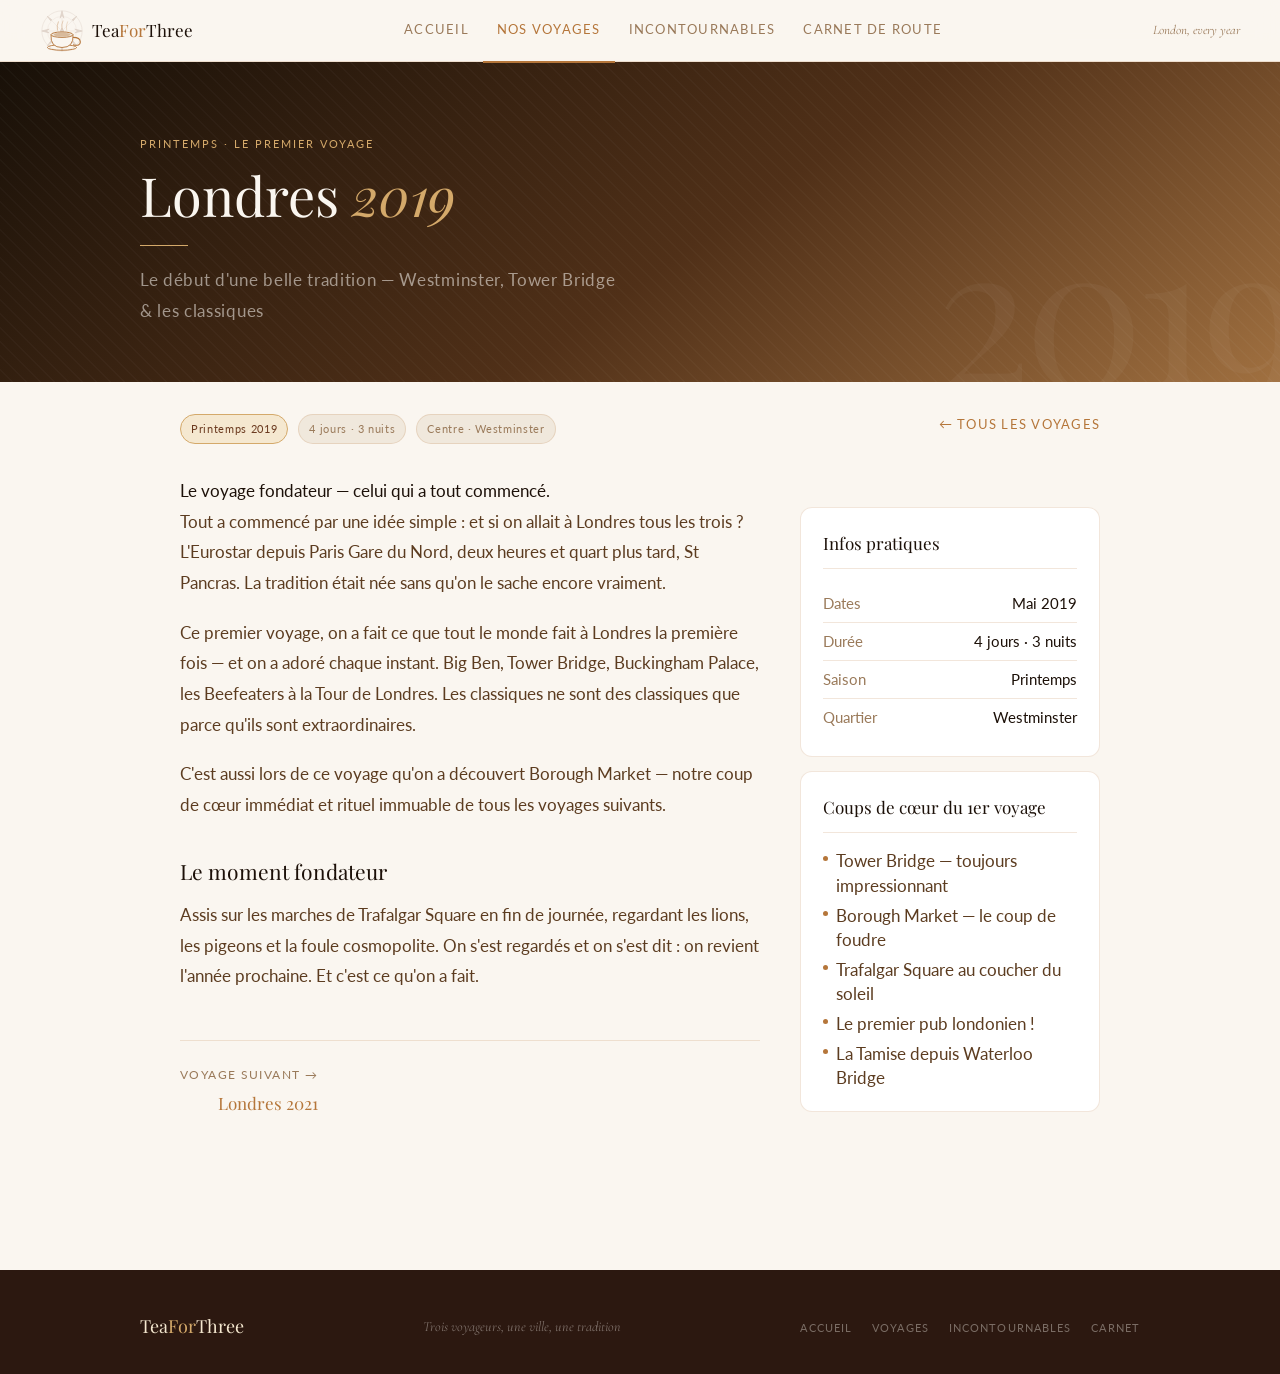
<file: voyage-2019.html>
<!DOCTYPE html>
<html lang="fr">
<head>
  <meta charset="UTF-8" /><meta name="viewport" content="width=device-width, initial-scale=1.0" />
  <title>Voyage 2019 — TeaForThree</title>
  <link rel="stylesheet" href="css/style.css" />
  <style>
    .trip-body-grid{display:grid;grid-template-columns:1fr 300px;gap:2.5rem;align-items:start}
    .prose p{font-size:17px;line-height:1.8;color:var(--text-mid);margin-bottom:1.2rem}
    .prose h3{font-family:'Playfair Display',serif;font-size:21px;font-weight:400;margin:2rem 0 0.6rem;color:var(--text-dark)}
    .day-list{display:flex;flex-direction:column;gap:0}
    .day-item{padding:9px 0;border-bottom:0.5px solid var(--border)}
    .day-item:last-child{border-bottom:none}
    .day-label{font-size:12.5px;letter-spacing:0.14em;text-transform:uppercase;color:var(--gold);margin-bottom:3px}
    .day-title{font-family:'Playfair Display',serif;font-size:17px;font-weight:400;margin-bottom:2px}
    .day-desc{font-size:17px;color:var(--text-light);line-height:1.5}
    .sidebar-card{background:var(--white);border:0.5px solid var(--border);border-radius:var(--radius);padding:1.25rem 1.4rem;margin-bottom:14px}
    .sidebar-title{font-family:'Playfair Display',serif;font-size:17px;font-weight:400;margin-bottom:1rem;padding-bottom:0.6rem;border-bottom:0.5px solid var(--border)}
    .info-row{display:flex;justify-content:space-between;align-items:baseline;padding:5px 0;border-bottom:0.5px solid var(--border);font-size:15px}
    .info-row:last-child{border-bottom:none}
    .info-key{color:var(--text-light)}
    .spot-list{list-style:none;display:flex;flex-direction:column;gap:5px}
    .spot-list li{display:flex;align-items:flex-start;gap:8px;font-size:17px;color:var(--text-mid);line-height:1.45}
    .spot-dot{width:5px;height:5px;border-radius:50%;background:var(--gold);flex-shrink:0;margin-top:7px}
    .photo-grid{display:grid;grid-template-columns:repeat(3,1fr);gap:8px;margin-top:1.5rem}
    .photo-placeholder{border-radius:var(--radius-sm);overflow:hidden;height:100px;display:flex;align-items:center;justify-content:center;border:0.5px dashed var(--border-strong);background:var(--cream-dark)}
    .photo-placeholder span{font-size:11.5px;letter-spacing:0.08em;text-transform:uppercase;color:var(--text-light)}
    .nav-trips{display:flex;justify-content:space-between;margin-top:3rem;padding-top:1.5rem;border-top:0.5px solid var(--border)}
    .nav-trip-link{text-decoration:none;color:inherit}
    .nav-trip-dir{font-size:11.5px;letter-spacing:0.12em;text-transform:uppercase;color:var(--text-light);margin-bottom:3px}
    .nav-trip-name{font-family:'Playfair Display',serif;font-size:17px;color:var(--gold)}
    @media(max-width:768px){
      .trip-body-grid{grid-template-columns:1fr}
      .photo-grid{grid-template-columns:repeat(2,1fr)}
      .day-item{padding:8px 0}
      .nav-trips{flex-direction:column;gap:0.75rem}
    }
  </style>
</head>
<body>
<nav>
  <a href="index.html" class="nav-logo"><img src="logo-icon.svg" alt="TeaForThree" style="height:44px;width:auto;display:block;" /><span class="nav-logo-text">Tea<em>For</em>Three</span></a>
  <ul class="nav-links">
    <li><a href="index.html">Accueil</a></li>
    <li><a href="voyages.html" class="active">Nos voyages</a></li>
    <li><a href="incontournables.html">Incontournables</a></li>
    <li><a href="carnet.html">Carnet de route</a></li>
  </ul>
  <span class="nav-tea">London, every year</span>
  <button class="nav-burger" id="burger" aria-label="Menu">
    <span></span><span></span><span></span>
  </button>
</nav>

<div class="hero" style="min-height:320px;background:linear-gradient(145deg,#181008 0%,#503018 55%,#a07040 100%)">
  <div class="hero-pattern"></div>
  <div class="hero-filigrane">2019</div>
  <div class="hero-content">
    <div class="hero-tag">Printemps · Le premier voyage</div>
    <h1>Londres <em>2019</em></h1>
    <div class="divider"></div>
    <p class="hero-sub">Le début d'une belle tradition — Westminster, Tower Bridge &amp; les classiques</p>
  </div>
</div>

<div class="page">
  <div style="display:flex;gap:10px;flex-wrap:wrap;padding-top:2rem;margin-bottom:2rem">
    <span class="badge gold">Printemps 2019</span>
    <span class="badge">4 jours · 3 nuits</span>
    <span class="badge">Centre · Westminster</span>
    <a href="voyages.html" style="margin-left:auto;font-size:12.5px;letter-spacing:0.1em;text-transform:uppercase;color:var(--gold);text-decoration:none">← Tous les voyages</a>
  </div>

  <div class="origin-banner">Le voyage fondateur — celui qui a tout commencé.</div>

  <div class="trip-body-grid">
    <div>
      <div class="prose">
        <p>Tout a commencé par une idée simple : et si on allait à Londres tous les trois ? L'Eurostar depuis Paris Gare du Nord, deux heures et quart plus tard, St Pancras. La tradition était née sans qu'on le sache encore vraiment.</p>
        <p>Ce premier voyage, on a fait ce que tout le monde fait à Londres la première fois — et on a adoré chaque instant. Big Ben, Tower Bridge, Buckingham Palace, les Beefeaters à la Tour de Londres. Les classiques ne sont des classiques que parce qu'ils sont extraordinaires.</p>
        <p>C'est aussi lors de ce voyage qu'on a découvert Borough Market — notre coup de cœur immédiat et rituel immuable de tous les voyages suivants.</p>
        <h3>Le moment fondateur</h3>
        <p>Assis sur les marches de Trafalgar Square en fin de journée, regardant les lions, les pigeons et la foule cosmopolite. On s'est regardés et on s'est dit : on revient l'année prochaine. Et c'est ce qu'on a fait.</p>
      </div>

      <div class="nav-trips">
        <a href="voyage-2021.html" class="nav-trip-link" style="text-align:right"><div class="nav-trip-dir">Voyage suivant →</div><div class="nav-trip-name">Londres 2021</div></a>
      </div>
    </div>

    <div>
      <div class="sidebar-card">
        <div class="sidebar-title">Infos pratiques</div>
        <div class="info-row"><span class="info-key">Dates</span><span>Mai 2019</span></div>
        <div class="info-row"><span class="info-key">Durée</span><span>4 jours · 3 nuits</span></div>
        <div class="info-row"><span class="info-key">Saison</span><span>Printemps</span></div>
        <div class="info-row"><span class="info-key">Quartier</span><span>Westminster</span></div>
      </div>
      <div class="sidebar-card">
        <div class="sidebar-title">Coups de cœur du 1er voyage</div>
        <ul class="spot-list">
          <li><span class="spot-dot"></span>Tower Bridge — toujours impressionnant</li>
          <li><span class="spot-dot"></span>Borough Market — le coup de foudre</li>
          <li><span class="spot-dot"></span>Trafalgar Square au coucher du soleil</li>
          <li><span class="spot-dot"></span>Le premier pub londonien !</li>
          <li><span class="spot-dot"></span>La Tamise depuis Waterloo Bridge</li>
        </ul>
      </div>
    </div>
  </div>
</div>

<footer>
  <div class="footer-inner">
    <div class="footer-logo">Tea<span>For</span>Three</div>
    <div class="footer-tagline">Trois voyageurs, une ville, une tradition</div>
    <ul class="footer-links">
      <li><a href="index.html">Accueil</a></li><li><a href="voyages.html">Voyages</a></li>
      <li><a href="incontournables.html">Incontournables</a></li><li><a href="carnet.html">Carnet</a></li>
    </ul>
  </div>
</footer>
<script>
var burger=document.getElementById('burger');
var navLinks=document.querySelector('.nav-links');
burger.addEventListener('click',function(){
  burger.classList.toggle('open');
  navLinks.classList.toggle('open');
});
// close menu on link click
navLinks.querySelectorAll('a').forEach(function(a){
  a.addEventListener('click',function(){
    burger.classList.remove('open');
    navLinks.classList.remove('open');
  });
});
</script>
</body>
</html>
</file>
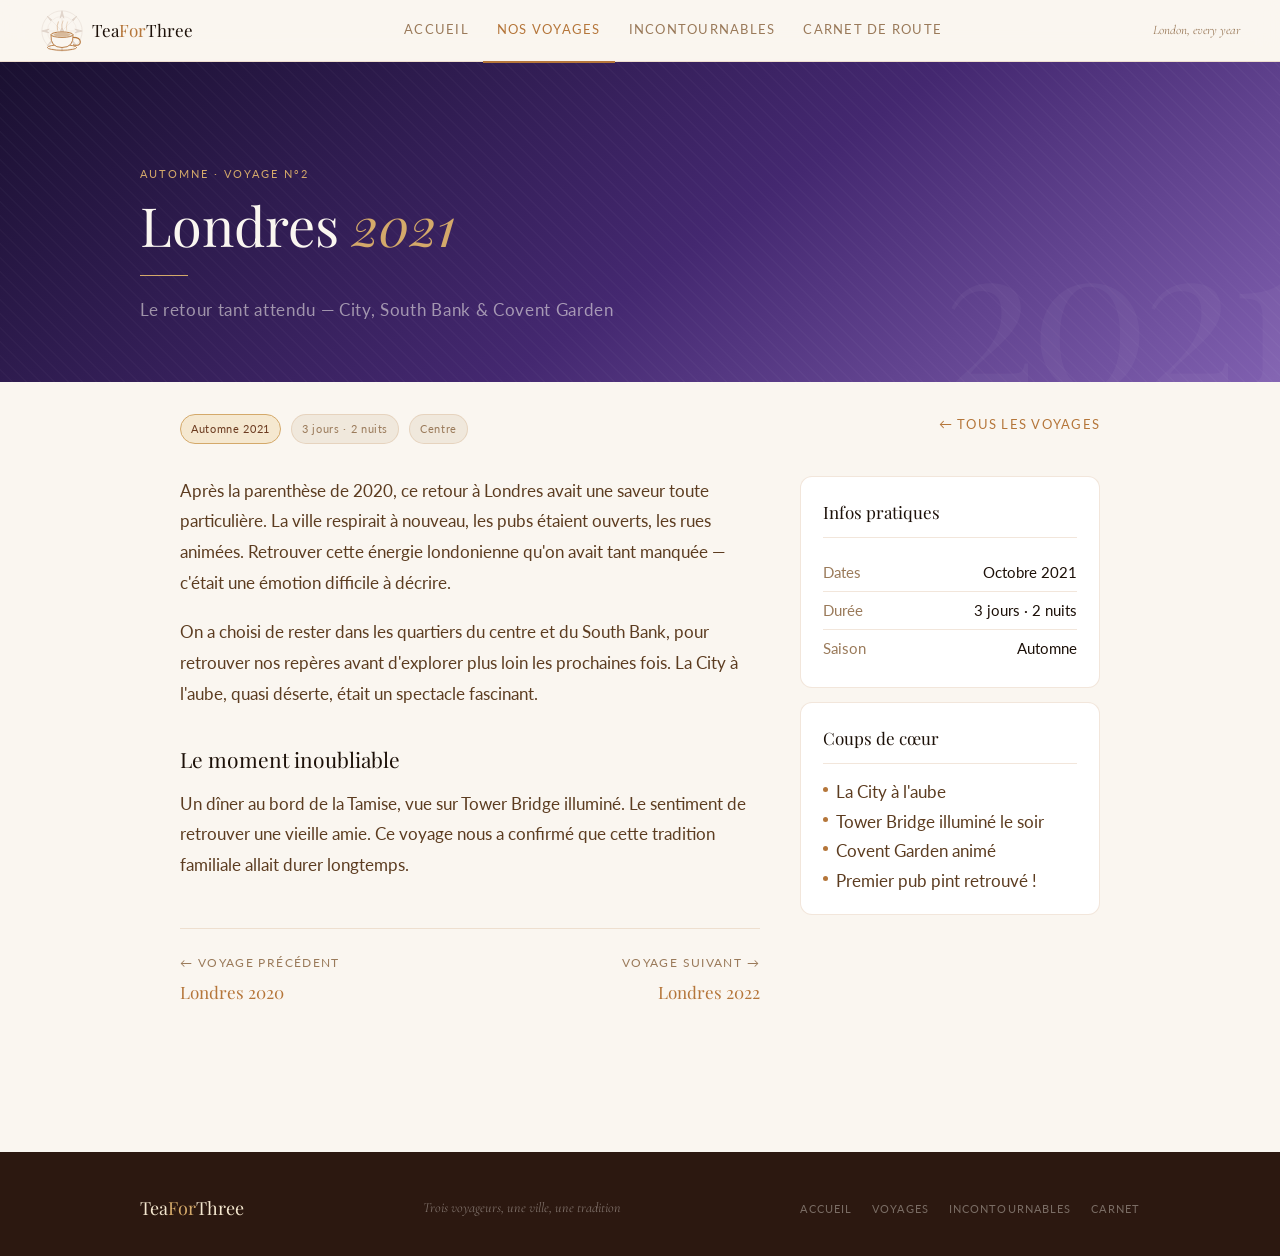
<file: voyage-2021.html>
<!DOCTYPE html>
<html lang="fr">
<head>
  <meta charset="UTF-8" /><meta name="viewport" content="width=device-width, initial-scale=1.0" />
  <title>Voyage 2021 — TeaForThree</title>
  <link rel="stylesheet" href="css/style.css" />
  <style>
    .trip-body-grid{display:grid;grid-template-columns:1fr 300px;gap:2.5rem;align-items:start}
    .prose p{font-size:17px;line-height:1.8;color:var(--text-mid);margin-bottom:1.2rem}
    .prose h3{font-family:'Playfair Display',serif;font-size:21px;font-weight:400;margin:2rem 0 0.6rem;color:var(--text-dark)}
    .day-list{display:flex;flex-direction:column;gap:0}
    .day-item{padding:9px 0;border-bottom:0.5px solid var(--border)}
    .day-item:last-child{border-bottom:none}
    .day-label{font-size:12.5px;letter-spacing:0.14em;text-transform:uppercase;color:var(--gold);margin-bottom:3px}
    .day-title{font-family:'Playfair Display',serif;font-size:17px;font-weight:400;margin-bottom:2px}
    .day-desc{font-size:17px;color:var(--text-light);line-height:1.5}
    .sidebar-card{background:var(--white);border:0.5px solid var(--border);border-radius:var(--radius);padding:1.25rem 1.4rem;margin-bottom:14px}
    .sidebar-title{font-family:'Playfair Display',serif;font-size:17px;font-weight:400;margin-bottom:1rem;padding-bottom:0.6rem;border-bottom:0.5px solid var(--border)}
    .info-row{display:flex;justify-content:space-between;align-items:baseline;padding:5px 0;border-bottom:0.5px solid var(--border);font-size:15px}
    .info-row:last-child{border-bottom:none}
    .info-key{color:var(--text-light)}
    .spot-list{list-style:none;display:flex;flex-direction:column;gap:5px}
    .spot-list li{display:flex;align-items:flex-start;gap:8px;font-size:17px;color:var(--text-mid);line-height:1.45}
    .spot-dot{width:5px;height:5px;border-radius:50%;background:var(--gold);flex-shrink:0;margin-top:7px}
    .photo-grid{display:grid;grid-template-columns:repeat(3,1fr);gap:8px;margin-top:1.5rem}
    .photo-placeholder{border-radius:var(--radius-sm);overflow:hidden;height:100px;display:flex;align-items:center;justify-content:center;border:0.5px dashed var(--border-strong);background:var(--cream-dark)}
    .photo-placeholder span{font-size:11.5px;letter-spacing:0.08em;text-transform:uppercase;color:var(--text-light)}
    .nav-trips{display:flex;justify-content:space-between;margin-top:3rem;padding-top:1.5rem;border-top:0.5px solid var(--border)}
    .nav-trip-link{text-decoration:none;color:inherit}
    .nav-trip-dir{font-size:11.5px;letter-spacing:0.12em;text-transform:uppercase;color:var(--text-light);margin-bottom:3px}
    .nav-trip-name{font-family:'Playfair Display',serif;font-size:17px;color:var(--gold)}
    @media(max-width:768px){
      .trip-body-grid{grid-template-columns:1fr}
      .photo-grid{grid-template-columns:repeat(2,1fr)}
      .day-item{padding:8px 0}
      .nav-trips{flex-direction:column;gap:0.75rem}
    }
  </style>
</head>
<body>
<nav>
  <a href="index.html" class="nav-logo"><img src="logo-icon.svg" alt="TeaForThree" style="height:44px;width:auto;display:block;" /><span class="nav-logo-text">Tea<em>For</em>Three</span></a>
  <ul class="nav-links">
    <li><a href="index.html">Accueil</a></li>
    <li><a href="voyages.html" class="active">Nos voyages</a></li>
    <li><a href="incontournables.html">Incontournables</a></li>
    <li><a href="carnet.html">Carnet de route</a></li>
  </ul>
  <span class="nav-tea">London, every year</span>
  <button class="nav-burger" id="burger" aria-label="Menu">
    <span></span><span></span><span></span>
  </button>
</nav>

<div class="hero" style="min-height:320px;background:linear-gradient(145deg,#1a1030 0%,#442870 55%,#8060b0 100%)">
  <div class="hero-pattern"></div>
  <div class="hero-filigrane">2021</div>
  <div class="hero-content">
    <div class="hero-tag">Automne · Voyage n°2</div>
    <h1>Londres <em>2021</em></h1>
    <div class="divider"></div>
    <p class="hero-sub">Le retour tant attendu — City, South Bank &amp; Covent Garden</p>
  </div>
</div>

<div class="page">
  <div style="display:flex;gap:10px;flex-wrap:wrap;padding-top:2rem;margin-bottom:2rem">
    <span class="badge gold">Automne 2021</span>
    <span class="badge">3 jours · 2 nuits</span>
    <span class="badge">Centre</span>
    <a href="voyages.html" style="margin-left:auto;font-size:12.5px;letter-spacing:0.1em;text-transform:uppercase;color:var(--gold);text-decoration:none">← Tous les voyages</a>
  </div>

  <div class="trip-body-grid">
    <div>
      <div class="prose">
        <p>Après la parenthèse de 2020, ce retour à Londres avait une saveur toute particulière. La ville respirait à nouveau, les pubs étaient ouverts, les rues animées. Retrouver cette énergie londonienne qu'on avait tant manquée — c'était une émotion difficile à décrire.</p>
        <p>On a choisi de rester dans les quartiers du centre et du South Bank, pour retrouver nos repères avant d'explorer plus loin les prochaines fois. La City à l'aube, quasi déserte, était un spectacle fascinant.</p>
        <h3>Le moment inoubliable</h3>
        <p>Un dîner au bord de la Tamise, vue sur Tower Bridge illuminé. Le sentiment de retrouver une vieille amie. Ce voyage nous a confirmé que cette tradition familiale allait durer longtemps.</p>
      </div>

      <div class="nav-trips">
        <a href="voyage-2020.html" class="nav-trip-link"><div class="nav-trip-dir">← Voyage précédent</div><div class="nav-trip-name">Londres 2020</div></a>
        <a href="voyage-2022.html" class="nav-trip-link" style="text-align:right"><div class="nav-trip-dir">Voyage suivant →</div><div class="nav-trip-name">Londres 2022</div></a>
      </div>
    </div>

    <div>
      <div class="sidebar-card">
        <div class="sidebar-title">Infos pratiques</div>
        <div class="info-row"><span class="info-key">Dates</span><span>Octobre 2021</span></div>
        <div class="info-row"><span class="info-key">Durée</span><span>3 jours · 2 nuits</span></div>
        <div class="info-row"><span class="info-key">Saison</span><span>Automne</span></div>
      </div>
      <div class="sidebar-card">
        <div class="sidebar-title">Coups de cœur</div>
        <ul class="spot-list">
          <li><span class="spot-dot"></span>La City à l'aube</li>
          <li><span class="spot-dot"></span>Tower Bridge illuminé le soir</li>
          <li><span class="spot-dot"></span>Covent Garden animé</li>
          <li><span class="spot-dot"></span>Premier pub pint retrouvé !</li>
        </ul>
      </div>
    </div>
  </div>
</div>

<footer>
  <div class="footer-inner">
    <div class="footer-logo">Tea<span>For</span>Three</div>
    <div class="footer-tagline">Trois voyageurs, une ville, une tradition</div>
    <ul class="footer-links">
      <li><a href="index.html">Accueil</a></li><li><a href="voyages.html">Voyages</a></li>
      <li><a href="incontournables.html">Incontournables</a></li><li><a href="carnet.html">Carnet</a></li>
    </ul>
  </div>
</footer>
<script>
var burger=document.getElementById('burger');
var navLinks=document.querySelector('.nav-links');
burger.addEventListener('click',function(){
  burger.classList.toggle('open');
  navLinks.classList.toggle('open');
});
// close menu on link click
navLinks.querySelectorAll('a').forEach(function(a){
  a.addEventListener('click',function(){
    burger.classList.remove('open');
    navLinks.classList.remove('open');
  });
});
</script>
</body>
</html>
</file>
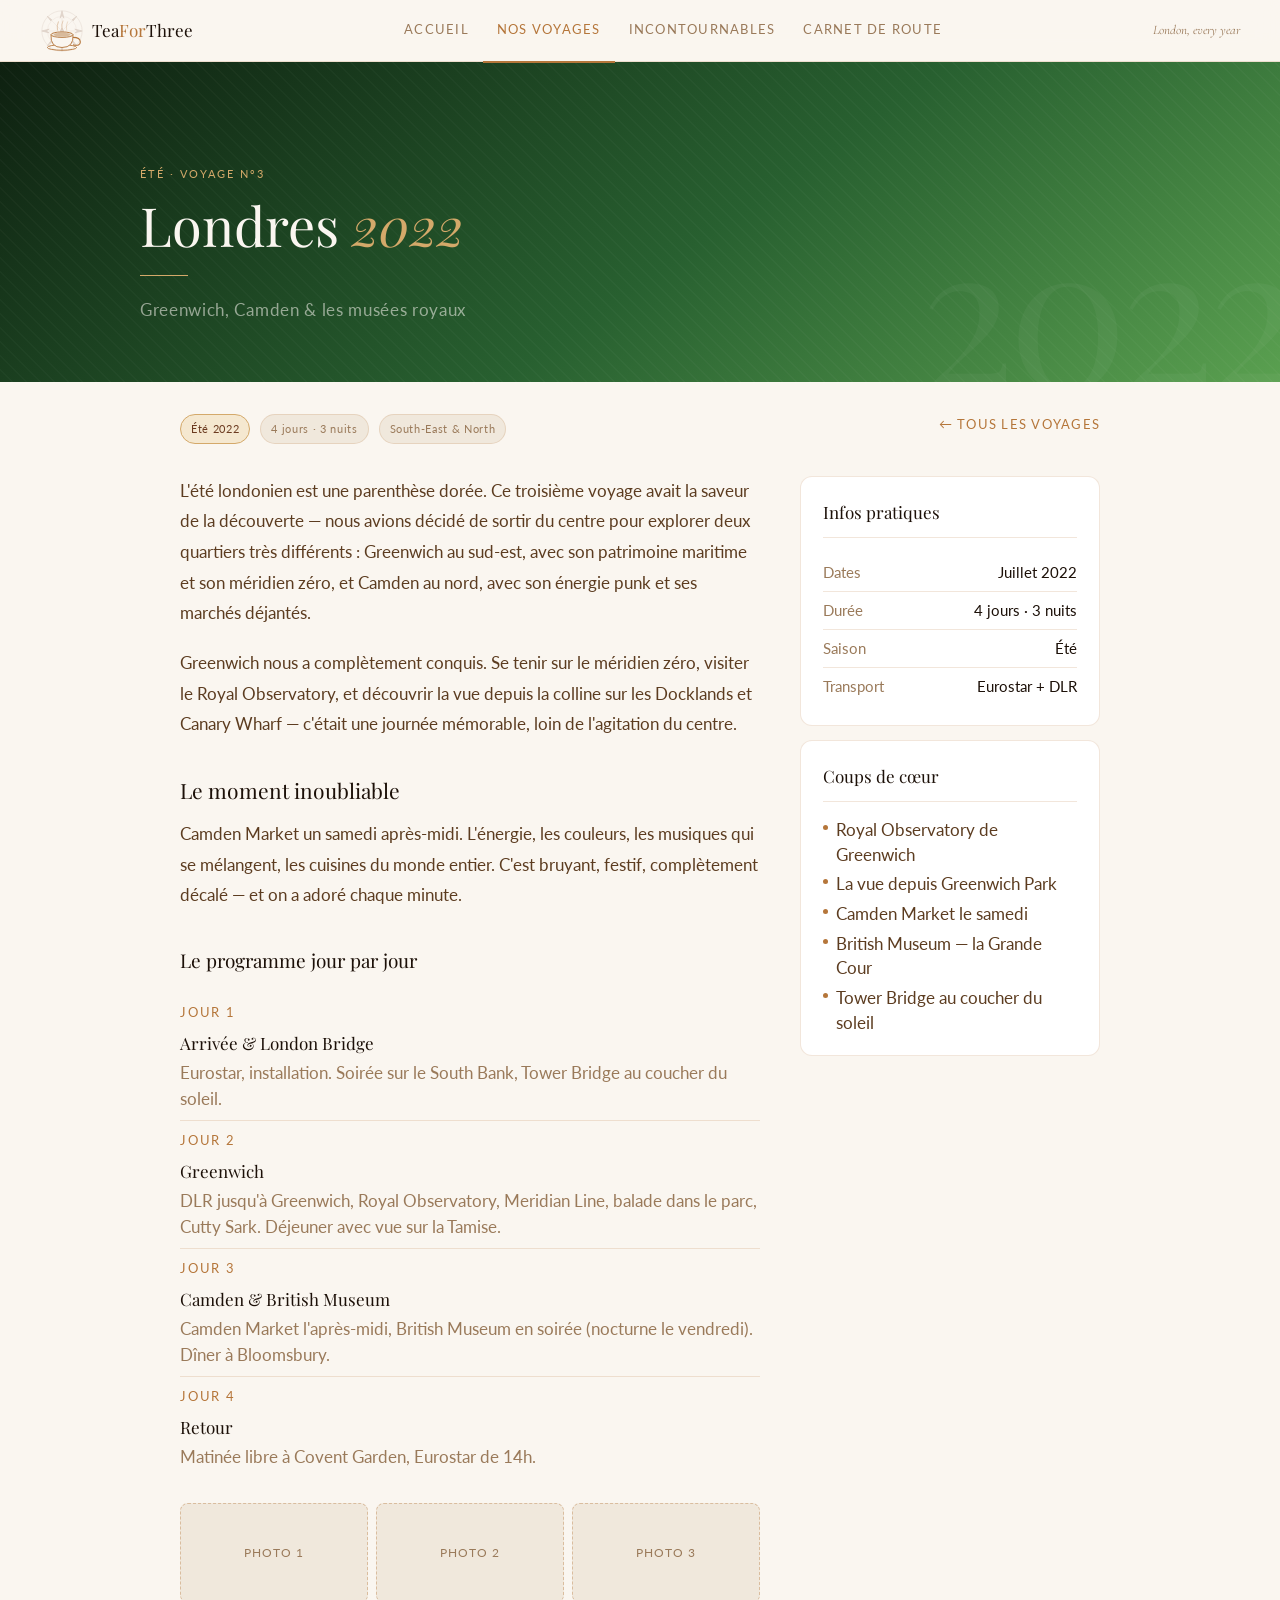
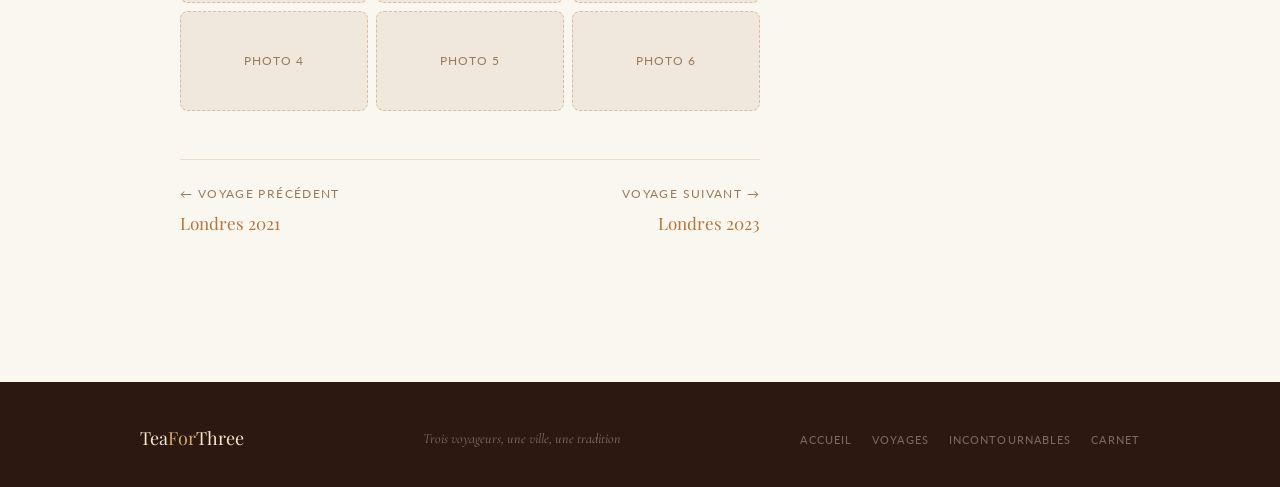
<file: voyage-2022.html>
<!DOCTYPE html>
<html lang="fr">
<head>
  <meta charset="UTF-8" /><meta name="viewport" content="width=device-width, initial-scale=1.0" />
  <title>Voyage 2022 — TeaForThree</title>
  <link rel="stylesheet" href="css/style.css" />
  <style>
    .trip-body-grid{display:grid;grid-template-columns:1fr 300px;gap:2.5rem;align-items:start}
    .prose p{font-size:17px;line-height:1.8;color:var(--text-mid);margin-bottom:1.2rem}
    .prose h3{font-family:'Playfair Display',serif;font-size:21px;font-weight:400;margin:2rem 0 0.6rem;color:var(--text-dark)}
    .day-list{display:flex;flex-direction:column;gap:0}
    .day-item{padding:9px 0;border-bottom:0.5px solid var(--border)}
    .day-item:last-child{border-bottom:none}
    .day-label{font-size:12.5px;letter-spacing:0.14em;text-transform:uppercase;color:var(--gold);margin-bottom:3px}
    .day-title{font-family:'Playfair Display',serif;font-size:17px;font-weight:400;margin-bottom:2px}
    .day-desc{font-size:17px;color:var(--text-light);line-height:1.5}
    .sidebar-card{background:var(--white);border:0.5px solid var(--border);border-radius:var(--radius);padding:1.25rem 1.4rem;margin-bottom:14px}
    .sidebar-title{font-family:'Playfair Display',serif;font-size:17px;font-weight:400;margin-bottom:1rem;padding-bottom:0.6rem;border-bottom:0.5px solid var(--border)}
    .info-row{display:flex;justify-content:space-between;align-items:baseline;padding:5px 0;border-bottom:0.5px solid var(--border);font-size:15px}
    .info-row:last-child{border-bottom:none}
    .info-key{color:var(--text-light)}
    .spot-list{list-style:none;display:flex;flex-direction:column;gap:5px}
    .spot-list li{display:flex;align-items:flex-start;gap:8px;font-size:17px;color:var(--text-mid);line-height:1.45}
    .spot-dot{width:5px;height:5px;border-radius:50%;background:var(--gold);flex-shrink:0;margin-top:7px}
    .photo-grid{display:grid;grid-template-columns:repeat(3,1fr);gap:8px;margin-top:1.5rem}
    .photo-placeholder{border-radius:var(--radius-sm);overflow:hidden;height:100px;display:flex;align-items:center;justify-content:center;border:0.5px dashed var(--border-strong);background:var(--cream-dark)}
    .photo-placeholder span{font-size:11.5px;letter-spacing:0.08em;text-transform:uppercase;color:var(--text-light)}
    .nav-trips{display:flex;justify-content:space-between;margin-top:3rem;padding-top:1.5rem;border-top:0.5px solid var(--border)}
    .nav-trip-link{text-decoration:none;color:inherit}
    .nav-trip-dir{font-size:11.5px;letter-spacing:0.12em;text-transform:uppercase;color:var(--text-light);margin-bottom:3px}
    .nav-trip-name{font-family:'Playfair Display',serif;font-size:17px;color:var(--gold)}
    @media(max-width:768px){
      .trip-body-grid{grid-template-columns:1fr}
      .photo-grid{grid-template-columns:repeat(2,1fr)}
      .day-item{padding:8px 0}
      .nav-trips{flex-direction:column;gap:0.75rem}
    }
  </style>
</head>
<body>
<nav>
  <a href="index.html" class="nav-logo"><img src="logo-icon.svg" alt="TeaForThree" style="height:44px;width:auto;display:block;" /><span class="nav-logo-text">Tea<em>For</em>Three</span></a>
  <ul class="nav-links">
    <li><a href="index.html">Accueil</a></li>
    <li><a href="voyages.html" class="active">Nos voyages</a></li>
    <li><a href="incontournables.html">Incontournables</a></li>
    <li><a href="carnet.html">Carnet de route</a></li>
  </ul>
  <span class="nav-tea">London, every year</span>
  <button class="nav-burger" id="burger" aria-label="Menu">
    <span></span><span></span><span></span>
  </button>
</nav>

<div class="hero" style="min-height:320px;background:linear-gradient(145deg,#0e2010 0%,#286030 55%,#5aa050 100%)">
  <div class="hero-pattern"></div>
  <div class="hero-filigrane">2022</div>
  <div class="hero-content">
    <div class="hero-tag">Été · Voyage n°3</div>
    <h1>Londres <em>2022</em></h1>
    <div class="divider"></div>
    <p class="hero-sub">Greenwich, Camden &amp; les musées royaux</p>
  </div>
</div>

<div class="page">
  <div style="display:flex;gap:10px;flex-wrap:wrap;padding-top:2rem;margin-bottom:2rem">
    <span class="badge gold">Été 2022</span>
    <span class="badge">4 jours · 3 nuits</span>
    <span class="badge">South-East &amp; North</span>
    <a href="voyages.html" style="margin-left:auto;font-size:12.5px;letter-spacing:0.1em;text-transform:uppercase;color:var(--gold);text-decoration:none">← Tous les voyages</a>
  </div>

  <div class="trip-body-grid">
    <div>
      <div class="prose">
        <p>L'été londonien est une parenthèse dorée. Ce troisième voyage avait la saveur de la découverte — nous avions décidé de sortir du centre pour explorer deux quartiers très différents : Greenwich au sud-est, avec son patrimoine maritime et son méridien zéro, et Camden au nord, avec son énergie punk et ses marchés déjantés.</p>
        <p>Greenwich nous a complètement conquis. Se tenir sur le méridien zéro, visiter le Royal Observatory, et découvrir la vue depuis la colline sur les Docklands et Canary Wharf — c'était une journée mémorable, loin de l'agitation du centre.</p>
        <h3>Le moment inoubliable</h3>
        <p>Camden Market un samedi après-midi. L'énergie, les couleurs, les musiques qui se mélangent, les cuisines du monde entier. C'est bruyant, festif, complètement décalé — et on a adoré chaque minute.</p>
      </div>

      <h3 style="font-family:'Playfair Display',serif;font-size:19px;font-weight:400;margin:2rem 0 1rem;color:var(--text-dark)">Le programme jour par jour</h3>
      <div class="day-list">
        <div class="day-item fade-up"><div class="day-label">Jour 1</div><div class="day-title">Arrivée &amp; London Bridge</div><div class="day-desc">Eurostar, installation. Soirée sur le South Bank, Tower Bridge au coucher du soleil.</div></div>
        <div class="day-item fade-up"><div class="day-label">Jour 2</div><div class="day-title">Greenwich</div><div class="day-desc">DLR jusqu'à Greenwich, Royal Observatory, Meridian Line, balade dans le parc, Cutty Sark. Déjeuner avec vue sur la Tamise.</div></div>
        <div class="day-item fade-up"><div class="day-label">Jour 3</div><div class="day-title">Camden &amp; British Museum</div><div class="day-desc">Camden Market l'après-midi, British Museum en soirée (nocturne le vendredi). Dîner à Bloomsbury.</div></div>
        <div class="day-item fade-up"><div class="day-label">Jour 4</div><div class="day-title">Retour</div><div class="day-desc">Matinée libre à Covent Garden, Eurostar de 14h.</div></div>
      </div>

      <div class="photo-grid" style="margin-top:1.5rem">
        <div class="photo-placeholder"><span>Photo 1</span></div>
        <div class="photo-placeholder"><span>Photo 2</span></div>
        <div class="photo-placeholder"><span>Photo 3</span></div>
        <div class="photo-placeholder"><span>Photo 4</span></div>
        <div class="photo-placeholder"><span>Photo 5</span></div>
        <div class="photo-placeholder"><span>Photo 6</span></div>
      </div>

      <div class="nav-trips">
          <a href="voyage-2021.html" class="nav-trip-link"><div class="nav-trip-dir">← Voyage précédent</div><div class="nav-trip-name">Londres 2021</div></a>
        <a href="voyage-2023.html" class="nav-trip-link" style="text-align:right"><div class="nav-trip-dir">Voyage suivant →</div><div class="nav-trip-name">Londres 2023</div></a>
      </div>
    </div>

    <div>
      <div class="sidebar-card">
        <div class="sidebar-title">Infos pratiques</div>
        <div class="info-row"><span class="info-key">Dates</span><span>Juillet 2022</span></div>
        <div class="info-row"><span class="info-key">Durée</span><span>4 jours · 3 nuits</span></div>
        <div class="info-row"><span class="info-key">Saison</span><span>Été</span></div>
        <div class="info-row"><span class="info-key">Transport</span><span>Eurostar + DLR</span></div>
      </div>
      <div class="sidebar-card">
        <div class="sidebar-title">Coups de cœur</div>
        <ul class="spot-list">
          <li><span class="spot-dot"></span>Royal Observatory de Greenwich</li>
          <li><span class="spot-dot"></span>La vue depuis Greenwich Park</li>
          <li><span class="spot-dot"></span>Camden Market le samedi</li>
          <li><span class="spot-dot"></span>British Museum — la Grande Cour</li>
          <li><span class="spot-dot"></span>Tower Bridge au coucher du soleil</li>
        </ul>
      </div>
    </div>
  </div>
</div>

<footer>
  <div class="footer-inner">
    <div class="footer-logo">Tea<span>For</span>Three</div>
    <div class="footer-tagline">Trois voyageurs, une ville, une tradition</div>
    <ul class="footer-links">
      <li><a href="index.html">Accueil</a></li>
      <li><a href="voyages.html">Voyages</a></li>
      <li><a href="incontournables.html">Incontournables</a></li>
      <li><a href="carnet.html">Carnet</a></li>
      </ul>
  </div>
</footer>
<script>
var burger=document.getElementById('burger');
var navLinks=document.querySelector('.nav-links');
burger.addEventListener('click',function(){
  burger.classList.toggle('open');
  navLinks.classList.toggle('open');
});
// close menu on link click
navLinks.querySelectorAll('a').forEach(function(a){
  a.addEventListener('click',function(){
    burger.classList.remove('open');
    navLinks.classList.remove('open');
  });
});
</script>
</body>
</html>
</file>
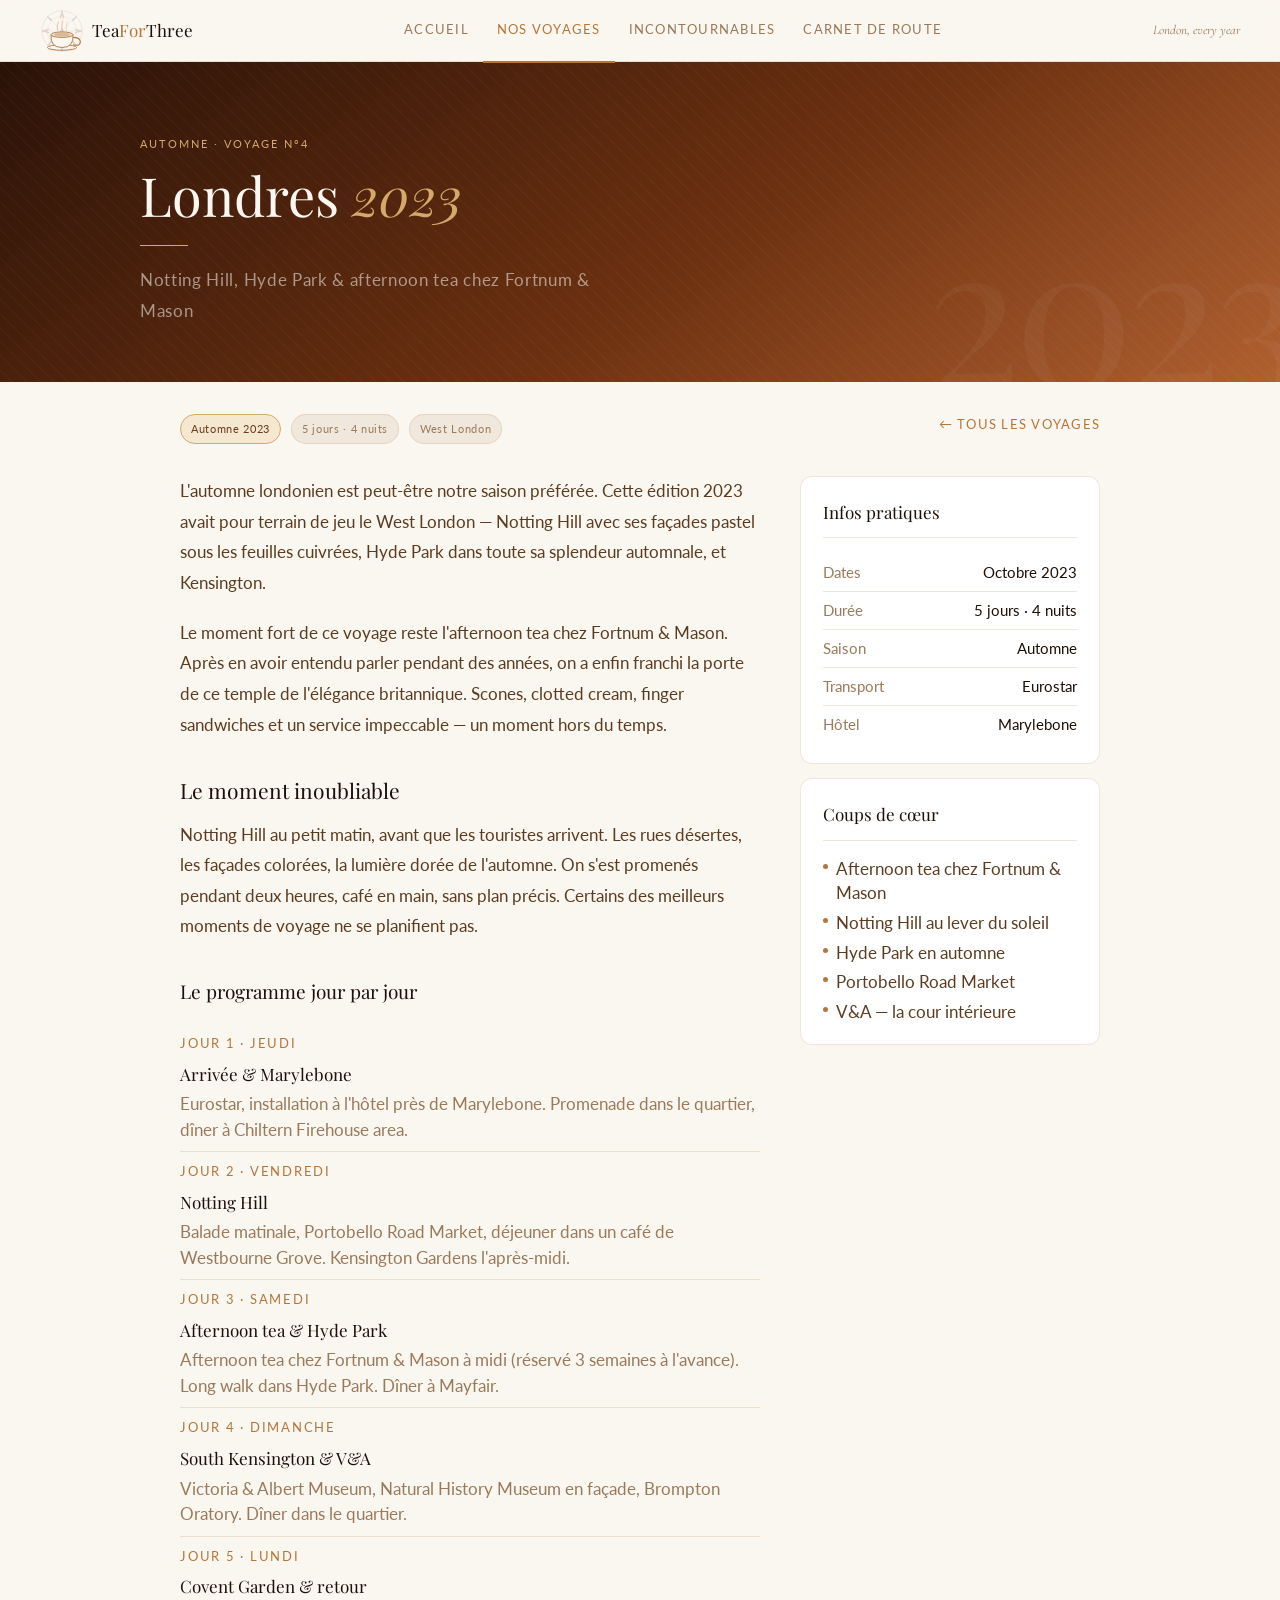
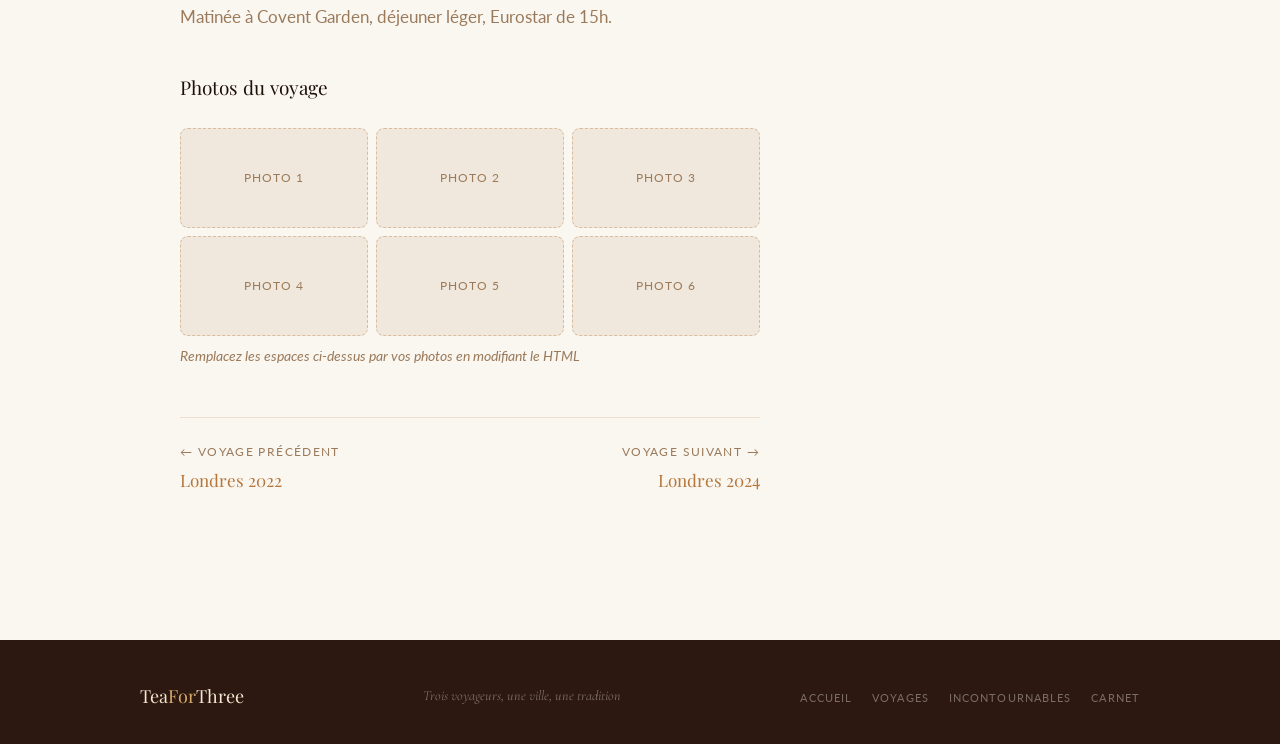
<file: voyage-2023.html>
<!DOCTYPE html>
<html lang="fr">
<head>
  <meta charset="UTF-8" />
  <meta name="viewport" content="width=device-width, initial-scale=1.0" />
  <title>Voyage 2023 — TeaForThree</title>
  <link rel="stylesheet" href="css/style.css" />
  <style>
    .trip-body-grid{display:grid;grid-template-columns:1fr 300px;gap:2.5rem;align-items:start}
    .prose p{font-size:17px;line-height:1.8;color:var(--text-mid);margin-bottom:1.2rem}
    .prose h3{font-family:'Playfair Display',serif;font-size:21px;font-weight:400;margin:2rem 0 0.6rem;color:var(--text-dark)}
    .day-list{display:flex;flex-direction:column;gap:0}
    .day-item{padding:9px 0;border-bottom:0.5px solid var(--border)}
    .day-item:last-child{border-bottom:none}
    .day-label{font-size:12.5px;letter-spacing:0.14em;text-transform:uppercase;color:var(--gold);margin-bottom:3px}
    .day-title{font-family:'Playfair Display',serif;font-size:17px;font-weight:400;margin-bottom:2px}
    .day-desc{font-size:17px;color:var(--text-light);line-height:1.5}
    .sidebar-card{background:var(--white);border:0.5px solid var(--border);border-radius:var(--radius);padding:1.25rem 1.4rem;margin-bottom:14px}
    .sidebar-title{font-family:'Playfair Display',serif;font-size:17px;font-weight:400;margin-bottom:1rem;padding-bottom:0.6rem;border-bottom:0.5px solid var(--border)}
    .info-row{display:flex;justify-content:space-between;align-items:baseline;padding:5px 0;border-bottom:0.5px solid var(--border);font-size:15px}
    .info-row:last-child{border-bottom:none}
    .info-key{color:var(--text-light)}
    .spot-list{list-style:none;display:flex;flex-direction:column;gap:5px}
    .spot-list li{display:flex;align-items:flex-start;gap:8px;font-size:17px;color:var(--text-mid);line-height:1.45}
    .spot-dot{width:5px;height:5px;border-radius:50%;background:var(--gold);flex-shrink:0;margin-top:7px}
    .photo-grid{display:grid;grid-template-columns:repeat(3,1fr);gap:8px;margin-top:1.5rem}
    .photo-placeholder{border-radius:var(--radius-sm);overflow:hidden;height:100px;display:flex;align-items:center;justify-content:center;border:0.5px dashed var(--border-strong);background:var(--cream-dark)}
    .photo-placeholder span{font-size:11.5px;letter-spacing:0.08em;text-transform:uppercase;color:var(--text-light)}
    .nav-trips{display:flex;justify-content:space-between;margin-top:3rem;padding-top:1.5rem;border-top:0.5px solid var(--border)}
    .nav-trip-link{text-decoration:none;color:inherit}
    .nav-trip-dir{font-size:11.5px;letter-spacing:0.12em;text-transform:uppercase;color:var(--text-light);margin-bottom:3px}
    .nav-trip-name{font-family:'Playfair Display',serif;font-size:17px;color:var(--gold)}
    @media(max-width:768px){
      .trip-body-grid{grid-template-columns:1fr}
      .photo-grid{grid-template-columns:repeat(2,1fr)}
      .day-item{padding:8px 0}
      .nav-trips{flex-direction:column;gap:0.75rem}
    }
  </style>
</head>
<body>
<nav>
  <a href="index.html" class="nav-logo"><img src="logo-icon.svg" alt="TeaForThree" style="height:44px;width:auto;display:block;" /><span class="nav-logo-text">Tea<em>For</em>Three</span></a>
  <ul class="nav-links">
    <li><a href="index.html">Accueil</a></li>
    <li><a href="voyages.html" class="active">Nos voyages</a></li>
    <li><a href="incontournables.html">Incontournables</a></li>
    <li><a href="carnet.html">Carnet de route</a></li>
  </ul>
  <span class="nav-tea">London, every year</span>
  <button class="nav-burger" id="burger" aria-label="Menu">
    <span></span><span></span><span></span>
  </button>
</nav>

<div class="hero" style="min-height:320px;background:linear-gradient(145deg,#2a1208 0%,#6b3010 55%,#b06030 100%)">
  <div class="hero-pattern"></div>
  <div class="hero-filigrane">2023</div>
  <div class="hero-content">
    <div class="hero-tag">Automne · Voyage n°4</div>
    <h1>Londres <em>2023</em></h1>
    <div class="divider"></div>
    <p class="hero-sub">Notting Hill, Hyde Park &amp; afternoon tea chez Fortnum &amp; Mason</p>
  </div>
</div>

<div class="page">
  <div style="display:flex;gap:10px;flex-wrap:wrap;padding-top:2rem;margin-bottom:2rem">
    <span class="badge gold">Automne 2023</span>
    <span class="badge">5 jours · 4 nuits</span>
    <span class="badge">West London</span>
    <a href="voyages.html" style="margin-left:auto;font-size:12.5px;letter-spacing:0.1em;text-transform:uppercase;color:var(--gold);text-decoration:none">← Tous les voyages</a>
  </div>

  <div class="trip-body-grid">
    <div>
      <div class="prose">
        <p>L'automne londonien est peut-être notre saison préférée. Cette édition 2023 avait pour terrain de jeu le West London — Notting Hill avec ses façades pastel sous les feuilles cuivrées, Hyde Park dans toute sa splendeur automnale, et Kensington.</p>
        <p>Le moment fort de ce voyage reste l'afternoon tea chez Fortnum &amp; Mason. Après en avoir entendu parler pendant des années, on a enfin franchi la porte de ce temple de l'élégance britannique. Scones, clotted cream, finger sandwiches et un service impeccable — un moment hors du temps.</p>
        <h3>Le moment inoubliable</h3>
        <p>Notting Hill au petit matin, avant que les touristes arrivent. Les rues désertes, les façades colorées, la lumière dorée de l'automne. On s'est promenés pendant deux heures, café en main, sans plan précis. Certains des meilleurs moments de voyage ne se planifient pas.</p>
      </div>

      <h3 style="font-family:'Playfair Display',serif;font-size:19px;font-weight:400;margin:2rem 0 1rem;color:var(--text-dark)">Le programme jour par jour</h3>
      <div class="day-list">
        <div class="day-item fade-up"><div class="day-label">Jour 1 · Jeudi</div><div class="day-title">Arrivée &amp; Marylebone</div><div class="day-desc">Eurostar, installation à l'hôtel près de Marylebone. Promenade dans le quartier, dîner à Chiltern Firehouse area.</div></div>
        <div class="day-item fade-up"><div class="day-label">Jour 2 · Vendredi</div><div class="day-title">Notting Hill</div><div class="day-desc">Balade matinale, Portobello Road Market, déjeuner dans un café de Westbourne Grove. Kensington Gardens l'après-midi.</div></div>
        <div class="day-item fade-up"><div class="day-label">Jour 3 · Samedi</div><div class="day-title">Afternoon tea &amp; Hyde Park</div><div class="day-desc">Afternoon tea chez Fortnum &amp; Mason à midi (réservé 3 semaines à l'avance). Long walk dans Hyde Park. Dîner à Mayfair.</div></div>
        <div class="day-item fade-up"><div class="day-label">Jour 4 · Dimanche</div><div class="day-title">South Kensington &amp; V&amp;A</div><div class="day-desc">Victoria &amp; Albert Museum, Natural History Museum en façade, Brompton Oratory. Dîner dans le quartier.</div></div>
        <div class="day-item fade-up"><div class="day-label">Jour 5 · Lundi</div><div class="day-title">Covent Garden &amp; retour</div><div class="day-desc">Matinée à Covent Garden, déjeuner léger, Eurostar de 15h.</div></div>
      </div>

      <h3 style="font-family:'Playfair Display',serif;font-size:19px;font-weight:400;margin:2rem 0 1rem;color:var(--text-dark)">Photos du voyage</h3>
      <div class="photo-grid">
        <div class="photo-placeholder"><span>Photo 1</span></div>
        <div class="photo-placeholder"><span>Photo 2</span></div>
        <div class="photo-placeholder"><span>Photo 3</span></div>
        <div class="photo-placeholder"><span>Photo 4</span></div>
        <div class="photo-placeholder"><span>Photo 5</span></div>
        <div class="photo-placeholder"><span>Photo 6</span></div>
      </div>
      <p style="font-size:13.5px;color:var(--text-light);margin-top:8px;font-style:italic">Remplacez les espaces ci-dessus par vos photos en modifiant le HTML</p>

      <div class="nav-trips">
        <a href="voyage-2022.html" class="nav-trip-link"><div class="nav-trip-dir">← Voyage précédent</div><div class="nav-trip-name">Londres 2022</div></a>
        <a href="voyage-2024.html" class="nav-trip-link" style="text-align:right"><div class="nav-trip-dir">Voyage suivant →</div><div class="nav-trip-name">Londres 2024</div></a>
      </div>
    </div>

    <div>
      <div class="sidebar-card">
        <div class="sidebar-title">Infos pratiques</div>
        <div class="info-row"><span class="info-key">Dates</span><span>Octobre 2023</span></div>
        <div class="info-row"><span class="info-key">Durée</span><span>5 jours · 4 nuits</span></div>
        <div class="info-row"><span class="info-key">Saison</span><span>Automne</span></div>
        <div class="info-row"><span class="info-key">Transport</span><span>Eurostar</span></div>
        <div class="info-row"><span class="info-key">Hôtel</span><span>Marylebone</span></div>
      </div>
      <div class="sidebar-card">
        <div class="sidebar-title">Coups de cœur</div>
        <ul class="spot-list">
          <li><span class="spot-dot"></span>Afternoon tea chez Fortnum &amp; Mason</li>
          <li><span class="spot-dot"></span>Notting Hill au lever du soleil</li>
          <li><span class="spot-dot"></span>Hyde Park en automne</li>
          <li><span class="spot-dot"></span>Portobello Road Market</li>
          <li><span class="spot-dot"></span>V&amp;A — la cour intérieure</li>
        </ul>
      </div>
    </div>
  </div>
</div>

<footer>
  <div class="footer-inner">
    <div class="footer-logo">Tea<span>For</span>Three</div>
    <div class="footer-tagline">Trois voyageurs, une ville, une tradition</div>
    <ul class="footer-links">
      <li><a href="index.html">Accueil</a></li>
      <li><a href="voyages.html">Voyages</a></li>
      <li><a href="incontournables.html">Incontournables</a></li>
      <li><a href="carnet.html">Carnet</a></li>
      </ul>
  </div>
</footer>
<script>
var burger=document.getElementById('burger');
var navLinks=document.querySelector('.nav-links');
burger.addEventListener('click',function(){
  burger.classList.toggle('open');
  navLinks.classList.toggle('open');
});
// close menu on link click
navLinks.querySelectorAll('a').forEach(function(a){
  a.addEventListener('click',function(){
    burger.classList.remove('open');
    navLinks.classList.remove('open');
  });
});
</script>
</body>
</html>
</file>
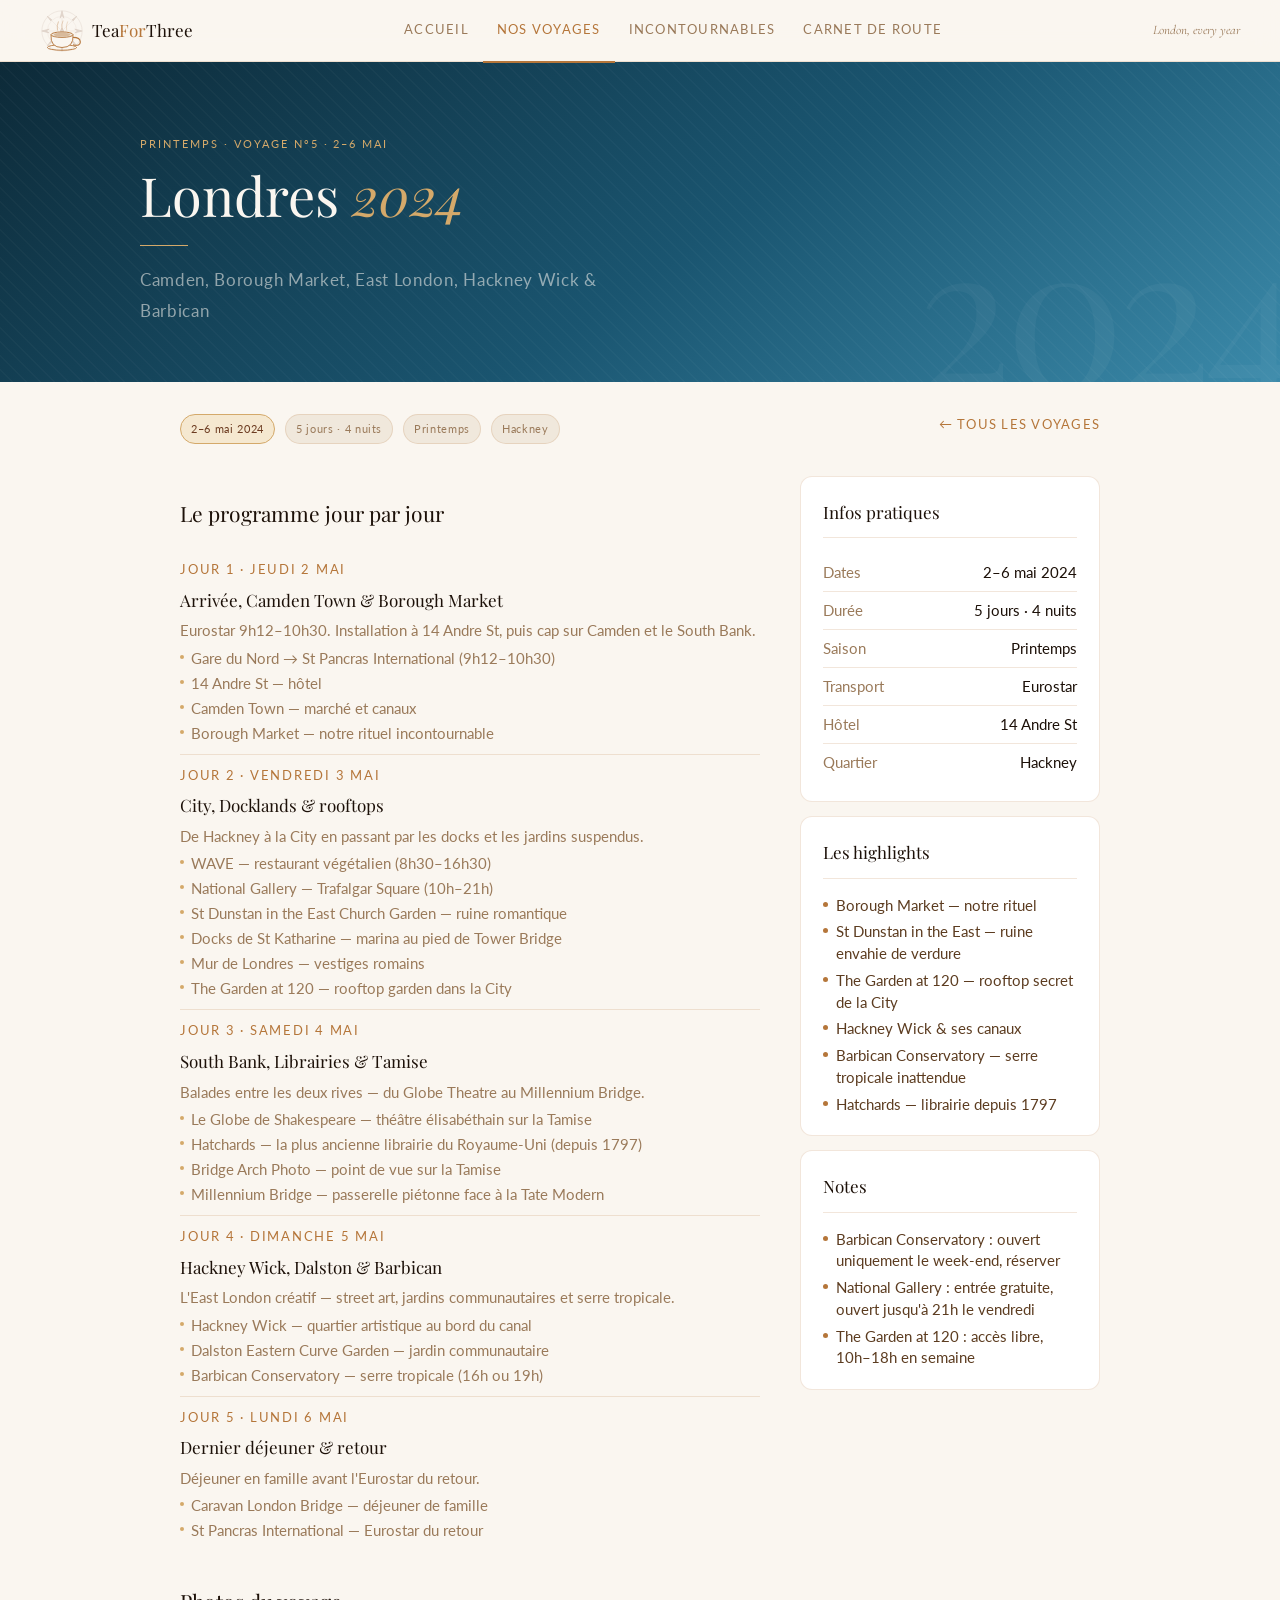
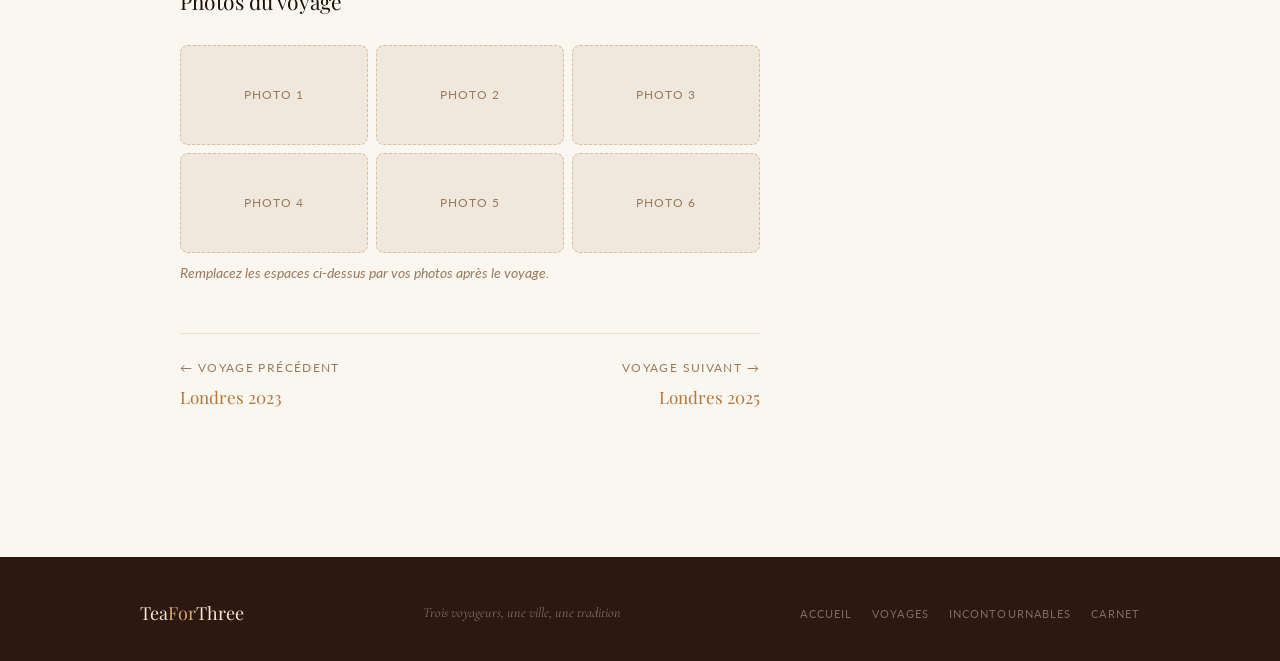
<file: voyage-2024.html>
<!DOCTYPE html>
<html lang="fr">
<head>
  <meta charset="UTF-8" /><meta name="viewport" content="width=device-width, initial-scale=1.0" />
  <title>Voyage 2024 — TeaForThree</title>
  <link rel="stylesheet" href="css/style.css" />
  <style>
    .trip-body-grid{display:grid;grid-template-columns:1fr 300px;gap:2.5rem;align-items:start}
    .prose p{font-size:17px;line-height:1.8;color:var(--text-mid);margin-bottom:1.2rem}
    .prose h3{font-family:'Playfair Display',serif;font-size:21px;font-weight:400;margin:2rem 0 0.6rem;color:var(--text-dark)}
    .day-list{display:flex;flex-direction:column;gap:0}
    .day-item{padding:10px 0;border-bottom:0.5px solid var(--border)}
    .day-item:last-child{border-bottom:none}
    .day-label{font-size:12.5px;letter-spacing:0.14em;text-transform:uppercase;color:var(--gold);margin-bottom:3px}
    .day-title{font-family:'Playfair Display',serif;font-size:17px;font-weight:400;margin-bottom:4px}
    .day-desc{font-size:15px;color:var(--text-light);line-height:1.5}
    .day-stops{list-style:none;margin-top:6px;display:flex;flex-direction:column;gap:4px}
    .day-stops li{display:flex;align-items:flex-start;gap:7px;font-size:15px;color:var(--text-light);line-height:1.4}
    .stop-dot{width:4px;height:4px;border-radius:50%;background:var(--gold-light);flex-shrink:0;margin-top:7px}
    .sidebar-card{background:var(--white);border:0.5px solid var(--border);border-radius:var(--radius);padding:1.25rem 1.4rem;margin-bottom:14px}
    .sidebar-title{font-family:'Playfair Display',serif;font-size:17px;font-weight:400;margin-bottom:1rem;padding-bottom:0.6rem;border-bottom:0.5px solid var(--border)}
    .info-row{display:flex;justify-content:space-between;align-items:baseline;padding:5px 0;border-bottom:0.5px solid var(--border);font-size:15px}
    .info-row:last-child{border-bottom:none}
    .info-key{color:var(--text-light)}
    .spot-list{list-style:none;display:flex;flex-direction:column;gap:5px}
    .spot-list li{display:flex;align-items:flex-start;gap:8px;font-size:15px;color:var(--text-mid);line-height:1.45}
    .spot-dot{width:5px;height:5px;border-radius:50%;background:var(--gold);flex-shrink:0;margin-top:7px}
    .photo-grid{display:grid;grid-template-columns:repeat(3,1fr);gap:8px;margin-top:1.5rem}
    .photo-placeholder{border-radius:var(--radius-sm);height:100px;display:flex;align-items:center;justify-content:center;border:0.5px dashed var(--border-strong);background:var(--cream-dark)}
    .photo-placeholder span{font-size:11.5px;letter-spacing:0.08em;text-transform:uppercase;color:var(--text-light)}
    .nav-trips{display:flex;justify-content:space-between;margin-top:3rem;padding-top:1.5rem;border-top:0.5px solid var(--border)}
    .nav-trip-link{text-decoration:none;color:inherit}
    .nav-trip-dir{font-size:11.5px;letter-spacing:0.12em;text-transform:uppercase;color:var(--text-light);margin-bottom:3px}
    .nav-trip-name{font-family:'Playfair Display',serif;font-size:17px;color:var(--gold)}
    @media(max-width:768px){
      .trip-body-grid{grid-template-columns:1fr}
      .photo-grid{grid-template-columns:repeat(2,1fr)}
      .day-item{padding:8px 0}
      .nav-trips{flex-direction:column;gap:0.75rem}
    }
  </style>
</head>
<body>
<nav>
  <a href="index.html" class="nav-logo"><img src="logo-icon.svg" alt="TeaForThree" style="height:44px;width:auto;display:block;" /><span class="nav-logo-text">Tea<em>For</em>Three</span></a>
  <ul class="nav-links">
    <li><a href="index.html">Accueil</a></li>
    <li><a href="voyages.html" class="active">Nos voyages</a></li>
    <li><a href="incontournables.html">Incontournables</a></li>
    <li><a href="carnet.html">Carnet de route</a></li>
  </ul>
  <span class="nav-tea">London, every year</span>
  <button class="nav-burger" id="burger" aria-label="Menu">
    <span></span><span></span><span></span>
  </button>
</nav>

<div class="hero" style="min-height:320px;background:linear-gradient(145deg,#0d2a38 0%,#1a5570 55%,#3b8aaa 100%)">
  <div class="hero-pattern"></div>
  <div class="hero-filigrane">2024</div>
  <div class="hero-content">
    <div class="hero-tag">Printemps · Voyage n°5 · 2–6 mai</div>
    <h1>Londres <em>2024</em></h1>
    <div class="divider"></div>
    <p class="hero-sub">Camden, Borough Market, East London, Hackney Wick &amp; Barbican</p>
  </div>
</div>

<div class="page">
  <div style="display:flex;gap:10px;flex-wrap:wrap;padding-top:2rem;margin-bottom:2rem">
    <span class="badge gold">2–6 mai 2024</span>
    <span class="badge">5 jours · 4 nuits</span>
    <span class="badge">Printemps</span>
    <span class="badge">Hackney</span>
    <a href="voyages.html" style="margin-left:auto;font-size:12.5px;letter-spacing:0.1em;text-transform:uppercase;color:var(--gold);text-decoration:none">← Tous les voyages</a>
  </div>

  <div class="trip-body-grid">
    <div>
      <div class="prose">
        <p><!-- Ajoutez ici le récit de votre voyage une fois rentré ! --></p>
      </div>

      <h3 style="font-family:'Playfair Display',serif;font-size:21px;font-weight:400;margin:1rem 0 1rem;color:var(--text-dark)">Le programme jour par jour</h3>

      <div class="day-list">

        <div class="day-item">
          <div class="day-label">Jour 1 · Jeudi 2 mai</div>
          <div class="day-title">Arrivée, Camden Town &amp; Borough Market</div>
          <div class="day-desc">Eurostar 9h12–10h30. Installation à 14 Andre St, puis cap sur Camden et le South Bank.</div>
          <ul class="day-stops">
            <li><span class="stop-dot"></span>Gare du Nord → St Pancras International (9h12–10h30)</li>
            <li><span class="stop-dot"></span>14 Andre St — hôtel</li>
            <li><span class="stop-dot"></span>Camden Town — marché et canaux</li>
            <li><span class="stop-dot"></span>Borough Market — notre rituel incontournable</li>
          </ul>
        </div>

        <div class="day-item">
          <div class="day-label">Jour 2 · Vendredi 3 mai</div>
          <div class="day-title">City, Docklands &amp; rooftops</div>
          <div class="day-desc">De Hackney à la City en passant par les docks et les jardins suspendus.</div>
          <ul class="day-stops">
            <li><span class="stop-dot"></span>WAVE — restaurant végétalien (8h30–16h30)</li>
            <li><span class="stop-dot"></span>National Gallery — Trafalgar Square (10h–21h)</li>
            <li><span class="stop-dot"></span>St Dunstan in the East Church Garden — ruine romantique</li>
            <li><span class="stop-dot"></span>Docks de St Katharine — marina au pied de Tower Bridge</li>
            <li><span class="stop-dot"></span>Mur de Londres — vestiges romains</li>
            <li><span class="stop-dot"></span>The Garden at 120 — rooftop garden dans la City</li>
          </ul>
        </div>

        <div class="day-item">
          <div class="day-label">Jour 3 · Samedi 4 mai</div>
          <div class="day-title">South Bank, Librairies &amp; Tamise</div>
          <div class="day-desc">Balades entre les deux rives — du Globe Theatre au Millennium Bridge.</div>
          <ul class="day-stops">
            <li><span class="stop-dot"></span>Le Globe de Shakespeare — théâtre élisabéthain sur la Tamise</li>
            <li><span class="stop-dot"></span>Hatchards — la plus ancienne librairie du Royaume-Uni (depuis 1797)</li>
            <li><span class="stop-dot"></span>Bridge Arch Photo — point de vue sur la Tamise</li>
            <li><span class="stop-dot"></span>Millennium Bridge — passerelle piétonne face à la Tate Modern</li>
          </ul>
        </div>

        <div class="day-item">
          <div class="day-label">Jour 4 · Dimanche 5 mai</div>
          <div class="day-title">Hackney Wick, Dalston &amp; Barbican</div>
          <div class="day-desc">L'East London créatif — street art, jardins communautaires et serre tropicale.</div>
          <ul class="day-stops">
            <li><span class="stop-dot"></span>Hackney Wick — quartier artistique au bord du canal</li>
            <li><span class="stop-dot"></span>Dalston Eastern Curve Garden — jardin communautaire</li>
            <li><span class="stop-dot"></span>Barbican Conservatory — serre tropicale (16h ou 19h)</li>
          </ul>
        </div>

        <div class="day-item">
          <div class="day-label">Jour 5 · Lundi 6 mai</div>
          <div class="day-title">Dernier déjeuner &amp; retour</div>
          <div class="day-desc">Déjeuner en famille avant l'Eurostar du retour.</div>
          <ul class="day-stops">
            <li><span class="stop-dot"></span>Caravan London Bridge — déjeuner de famille</li>
            <li><span class="stop-dot"></span>St Pancras International — Eurostar du retour</li>
          </ul>
        </div>

      </div>

      <h3 style="font-family:'Playfair Display',serif;font-size:21px;font-weight:400;margin:2rem 0 1rem;color:var(--text-dark)">Photos du voyage</h3>
      <div class="photo-grid">
        <div class="photo-placeholder"><span>Photo 1</span></div>
        <div class="photo-placeholder"><span>Photo 2</span></div>
        <div class="photo-placeholder"><span>Photo 3</span></div>
        <div class="photo-placeholder"><span>Photo 4</span></div>
        <div class="photo-placeholder"><span>Photo 5</span></div>
        <div class="photo-placeholder"><span>Photo 6</span></div>
      </div>
      <p style="font-size:13.5px;color:var(--text-light);margin-top:8px;font-style:italic">Remplacez les espaces ci-dessus par vos photos après le voyage.</p>

      <div class="nav-trips">
        <a href="voyage-2023.html" class="nav-trip-link">
          <div class="nav-trip-dir">← Voyage précédent</div>
          <div class="nav-trip-name">Londres 2023</div>
        </a>
        <a href="voyage-2025.html" class="nav-trip-link" style="text-align:right">
          <div class="nav-trip-dir">Voyage suivant →</div>
          <div class="nav-trip-name">Londres 2025</div>
        </a>
      </div>
    </div>

    <div>
      <div class="sidebar-card">
        <div class="sidebar-title">Infos pratiques</div>
        <div class="info-row"><span class="info-key">Dates</span><span>2–6 mai 2024</span></div>
        <div class="info-row"><span class="info-key">Durée</span><span>5 jours · 4 nuits</span></div>
        <div class="info-row"><span class="info-key">Saison</span><span>Printemps</span></div>
        <div class="info-row"><span class="info-key">Transport</span><span>Eurostar</span></div>
        <div class="info-row"><span class="info-key">Hôtel</span><span>14 Andre St</span></div>
        <div class="info-row"><span class="info-key">Quartier</span><span>Hackney</span></div>
      </div>

      <div class="sidebar-card">
        <div class="sidebar-title">Les highlights</div>
        <ul class="spot-list">
          <li><span class="spot-dot"></span>Borough Market — notre rituel</li>
          <li><span class="spot-dot"></span>St Dunstan in the East — ruine envahie de verdure</li>
          <li><span class="spot-dot"></span>The Garden at 120 — rooftop secret de la City</li>
          <li><span class="spot-dot"></span>Hackney Wick &amp; ses canaux</li>
          <li><span class="spot-dot"></span>Barbican Conservatory — serre tropicale inattendue</li>
          <li><span class="spot-dot"></span>Hatchards — librairie depuis 1797</li>
        </ul>
      </div>

      <div class="sidebar-card">
        <div class="sidebar-title">Notes</div>
        <ul class="spot-list">
          <li><span class="spot-dot"></span>Barbican Conservatory : ouvert uniquement le week-end, réserver</li>
          <li><span class="spot-dot"></span>National Gallery : entrée gratuite, ouvert jusqu'à 21h le vendredi</li>
          <li><span class="spot-dot"></span>The Garden at 120 : accès libre, 10h–18h en semaine</li>
        </ul>
      </div>
    </div>
  </div>
</div>

<footer>
  <div class="footer-inner">
    <div class="footer-logo">Tea<span>For</span>Three</div>
    <div class="footer-tagline">Trois voyageurs, une ville, une tradition</div>
    <ul class="footer-links">
      <li><a href="index.html">Accueil</a></li>
      <li><a href="voyages.html">Voyages</a></li>
      <li><a href="incontournables.html">Incontournables</a></li>
      <li><a href="carnet.html">Carnet</a></li>
      </ul>
  </div>
</footer>
<script>
var burger=document.getElementById('burger');
var navLinks=document.querySelector('.nav-links');
burger.addEventListener('click',function(){
  burger.classList.toggle('open');
  navLinks.classList.toggle('open');
});
navLinks.querySelectorAll('a').forEach(function(a){
  a.addEventListener('click',function(){
    burger.classList.remove('open');
    navLinks.classList.remove('open');
  });
});
</script>
</body>
</html>
</file>
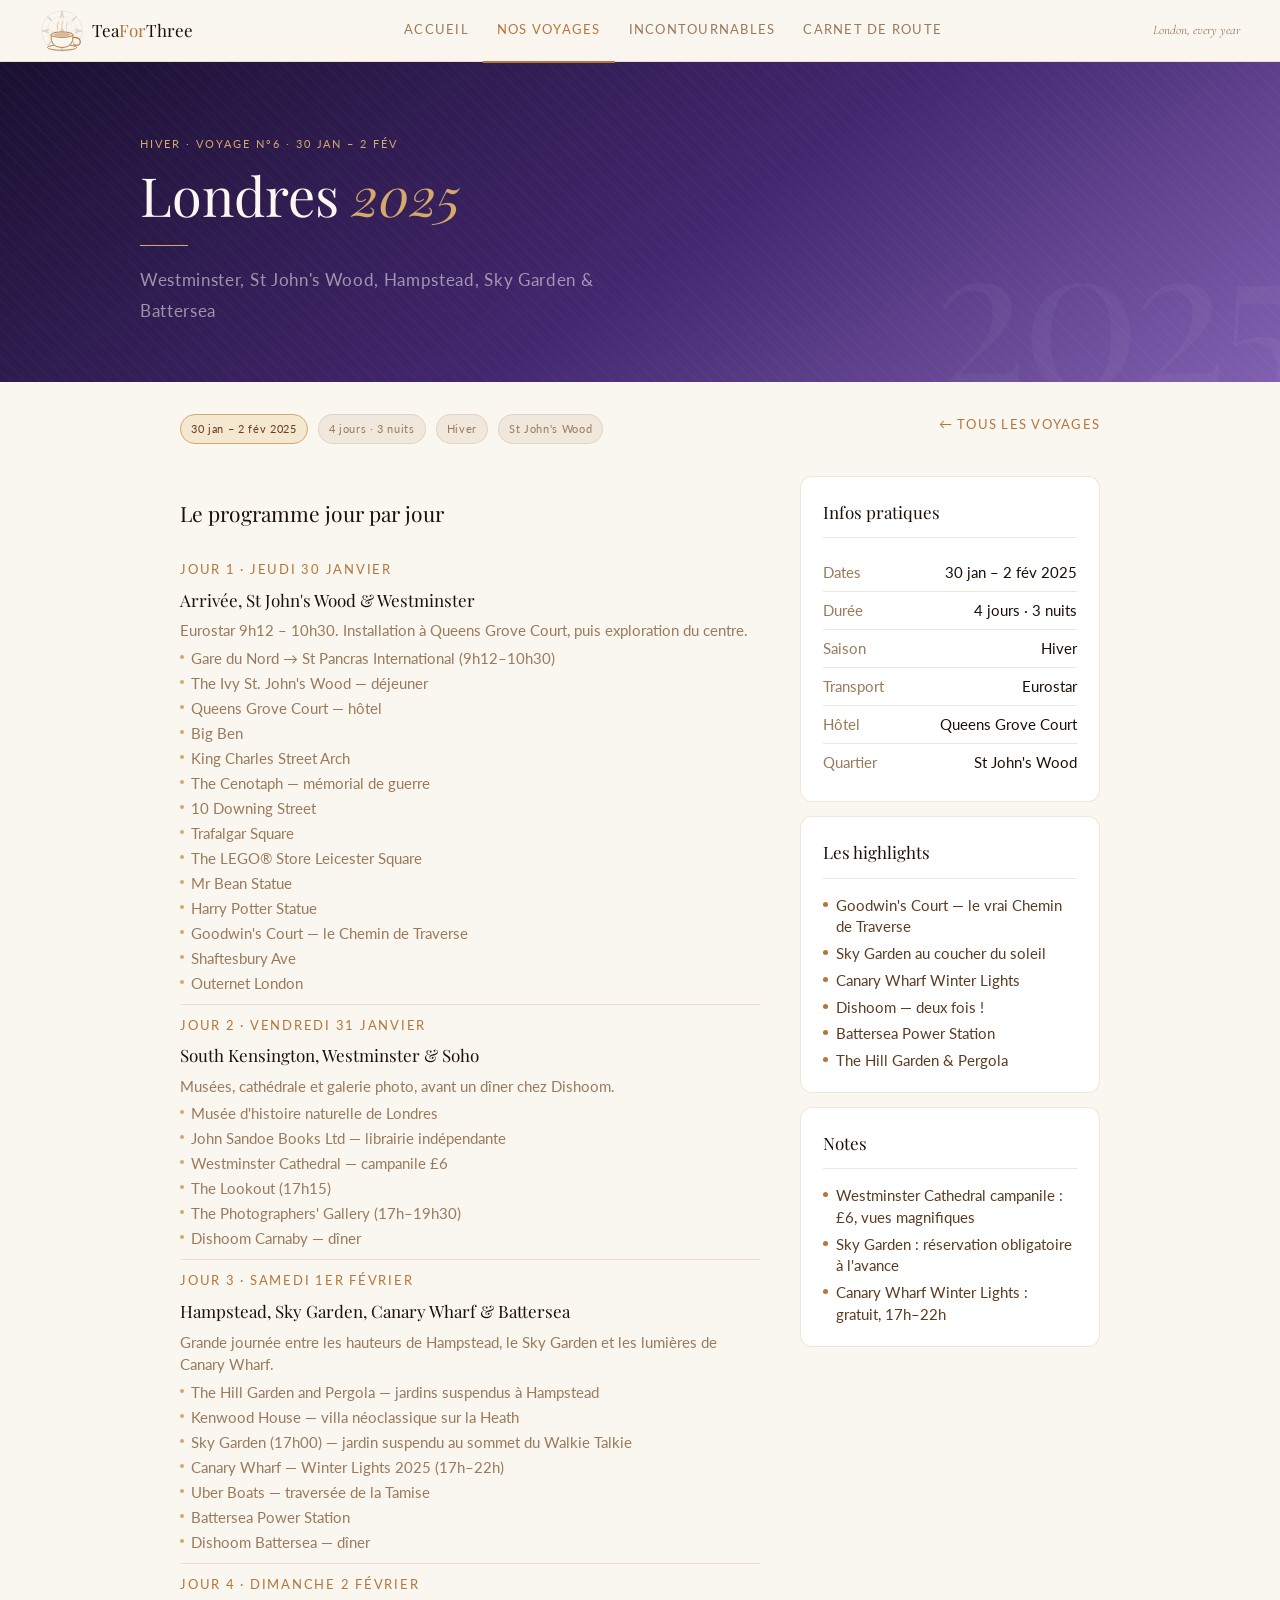
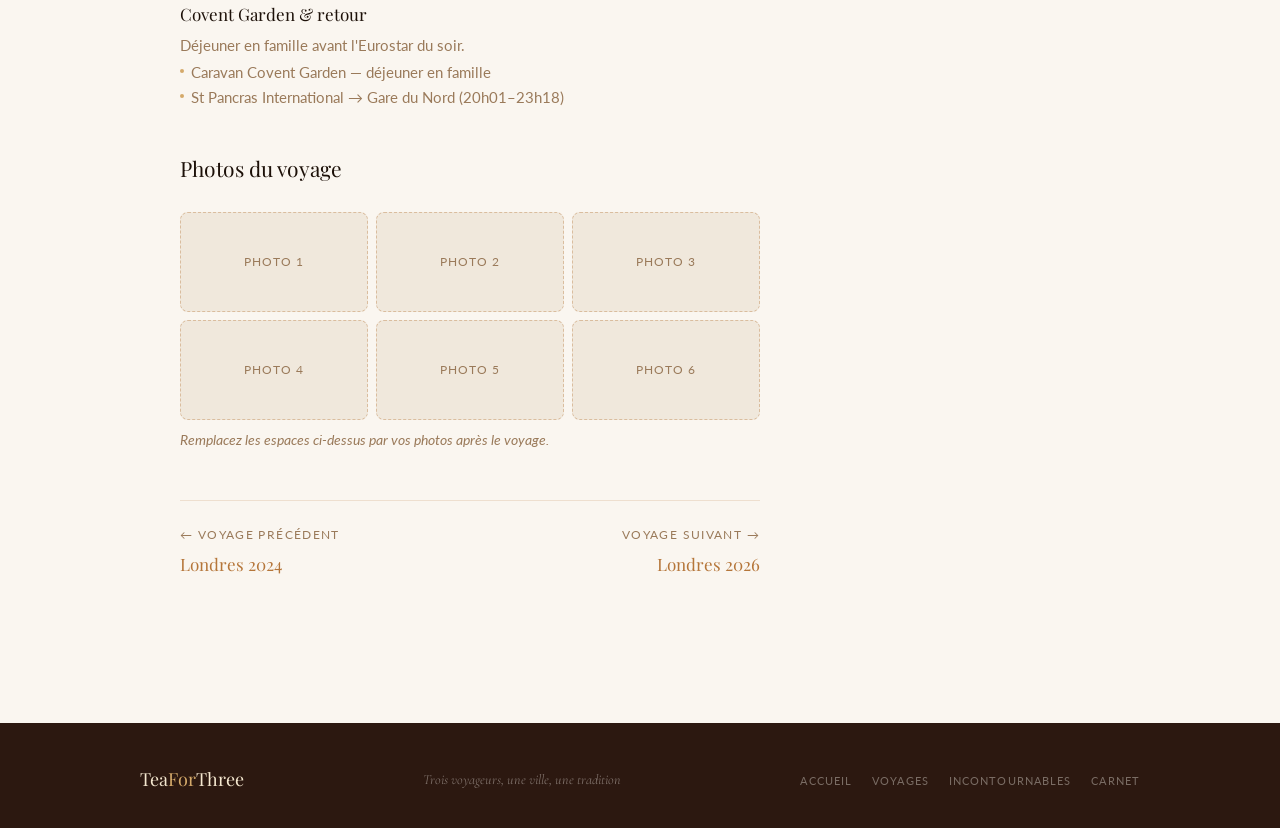
<file: voyage-2025.html>
<!DOCTYPE html>
<html lang="fr">
<head>
  <meta charset="UTF-8" /><meta name="viewport" content="width=device-width, initial-scale=1.0" />
  <title>Voyage 2025 — TeaForThree</title>
  <link rel="stylesheet" href="css/style.css" />
  <style>
    .trip-body-grid{display:grid;grid-template-columns:1fr 300px;gap:2.5rem;align-items:start}
    .prose p{font-size:17px;line-height:1.8;color:var(--text-mid);margin-bottom:1.2rem}
    .prose h3{font-family:'Playfair Display',serif;font-size:21px;font-weight:400;margin:2rem 0 0.6rem;color:var(--text-dark)}
    .day-list{display:flex;flex-direction:column;gap:0}
    .day-item{padding:10px 0;border-bottom:0.5px solid var(--border)}
    .day-item:last-child{border-bottom:none}
    .day-label{font-size:12.5px;letter-spacing:0.14em;text-transform:uppercase;color:var(--gold);margin-bottom:3px}
    .day-title{font-family:'Playfair Display',serif;font-size:17px;font-weight:400;margin-bottom:4px}
    .day-desc{font-size:15px;color:var(--text-light);line-height:1.5}
    .day-stops{list-style:none;margin-top:6px;display:flex;flex-direction:column;gap:4px}
    .day-stops li{display:flex;align-items:flex-start;gap:7px;font-size:15px;color:var(--text-light);line-height:1.4}
    .stop-dot{width:4px;height:4px;border-radius:50%;background:var(--gold-light);flex-shrink:0;margin-top:7px}
    .sidebar-card{background:var(--white);border:0.5px solid var(--border);border-radius:var(--radius);padding:1.25rem 1.4rem;margin-bottom:14px}
    .sidebar-title{font-family:'Playfair Display',serif;font-size:17px;font-weight:400;margin-bottom:1rem;padding-bottom:0.6rem;border-bottom:0.5px solid var(--border)}
    .info-row{display:flex;justify-content:space-between;align-items:baseline;padding:5px 0;border-bottom:0.5px solid var(--border);font-size:15px}
    .info-row:last-child{border-bottom:none}
    .info-key{color:var(--text-light)}
    .spot-list{list-style:none;display:flex;flex-direction:column;gap:5px}
    .spot-list li{display:flex;align-items:flex-start;gap:8px;font-size:15px;color:var(--text-mid);line-height:1.45}
    .spot-dot{width:5px;height:5px;border-radius:50%;background:var(--gold);flex-shrink:0;margin-top:7px}
    .photo-grid{display:grid;grid-template-columns:repeat(3,1fr);gap:8px;margin-top:1.5rem}
    .photo-placeholder{border-radius:var(--radius-sm);height:100px;display:flex;align-items:center;justify-content:center;border:0.5px dashed var(--border-strong);background:var(--cream-dark)}
    .photo-placeholder span{font-size:11.5px;letter-spacing:0.08em;text-transform:uppercase;color:var(--text-light)}
    .nav-trips{display:flex;justify-content:space-between;margin-top:3rem;padding-top:1.5rem;border-top:0.5px solid var(--border)}
    .nav-trip-link{text-decoration:none;color:inherit}
    .nav-trip-dir{font-size:11.5px;letter-spacing:0.12em;text-transform:uppercase;color:var(--text-light);margin-bottom:3px}
    .nav-trip-name{font-family:'Playfair Display',serif;font-size:17px;color:var(--gold)}
    @media(max-width:768px){
      .trip-body-grid{grid-template-columns:1fr}
      .photo-grid{grid-template-columns:repeat(2,1fr)}
      .day-item{padding:8px 0}
      .nav-trips{flex-direction:column;gap:0.75rem}
    }
  </style>
</head>
<body>
<nav>
  <a href="index.html" class="nav-logo"><img src="logo-icon.svg" alt="TeaForThree" style="height:44px;width:auto;display:block;" /><span class="nav-logo-text">Tea<em>For</em>Three</span></a>
  <ul class="nav-links">
    <li><a href="index.html">Accueil</a></li>
    <li><a href="voyages.html" class="active">Nos voyages</a></li>
    <li><a href="incontournables.html">Incontournables</a></li>
    <li><a href="carnet.html">Carnet de route</a></li>
  </ul>
  <span class="nav-tea">London, every year</span>
  <button class="nav-burger" id="burger" aria-label="Menu">
    <span></span><span></span><span></span>
  </button>
</nav>

<div class="hero" style="min-height:320px;background:linear-gradient(145deg,#1a1030 0%,#442870 55%,#8060b0 100%)">
  <div class="hero-pattern"></div>
  <div class="hero-filigrane">2025</div>
  <div class="hero-content">
    <div class="hero-tag">Hiver · Voyage n°6 · 30 jan – 2 fév</div>
    <h1>Londres <em>2025</em></h1>
    <div class="divider"></div>
    <p class="hero-sub">Westminster, St John's Wood, Hampstead, Sky Garden &amp; Battersea</p>
  </div>
</div>

<div class="page">
  <div style="display:flex;gap:10px;flex-wrap:wrap;padding-top:2rem;margin-bottom:2rem">
    <span class="badge gold">30 jan – 2 fév 2025</span>
    <span class="badge">4 jours · 3 nuits</span>
    <span class="badge">Hiver</span>
    <span class="badge">St John's Wood</span>
    <a href="voyages.html" style="margin-left:auto;font-size:12.5px;letter-spacing:0.1em;text-transform:uppercase;color:var(--gold);text-decoration:none">← Tous les voyages</a>
  </div>

  <div class="trip-body-grid">
    <div>

      <div class="prose">
        <p><!-- Ajoutez ici le récit de votre voyage une fois rentré ! --></p>
      </div>

      <h3 style="font-family:'Playfair Display',serif;font-size:21px;font-weight:400;margin:1rem 0 1rem;color:var(--text-dark)">Le programme jour par jour</h3>

      <div class="day-list">

        <div class="day-item">
          <div class="day-label">Jour 1 · Jeudi 30 janvier</div>
          <div class="day-title">Arrivée, St John's Wood &amp; Westminster</div>
          <div class="day-desc">Eurostar 9h12 – 10h30. Installation à Queens Grove Court, puis exploration du centre.</div>
          <ul class="day-stops">
            <li><span class="stop-dot"></span>Gare du Nord → St Pancras International (9h12–10h30)</li>
            <li><span class="stop-dot"></span>The Ivy St. John's Wood — déjeuner</li>
            <li><span class="stop-dot"></span>Queens Grove Court — hôtel</li>
            <li><span class="stop-dot"></span>Big Ben</li>
            <li><span class="stop-dot"></span>King Charles Street Arch</li>
            <li><span class="stop-dot"></span>The Cenotaph — mémorial de guerre</li>
            <li><span class="stop-dot"></span>10 Downing Street</li>
            <li><span class="stop-dot"></span>Trafalgar Square</li>
            <li><span class="stop-dot"></span>The LEGO® Store Leicester Square</li>
            <li><span class="stop-dot"></span>Mr Bean Statue</li>
            <li><span class="stop-dot"></span>Harry Potter Statue</li>
            <li><span class="stop-dot"></span>Goodwin's Court — le Chemin de Traverse</li>
            <li><span class="stop-dot"></span>Shaftesbury Ave</li>
            <li><span class="stop-dot"></span>Outernet London</li>
          </ul>
        </div>

        <div class="day-item">
          <div class="day-label">Jour 2 · Vendredi 31 janvier</div>
          <div class="day-title">South Kensington, Westminster &amp; Soho</div>
          <div class="day-desc">Musées, cathédrale et galerie photo, avant un dîner chez Dishoom.</div>
          <ul class="day-stops">
            <li><span class="stop-dot"></span>Musée d'histoire naturelle de Londres</li>
            <li><span class="stop-dot"></span>John Sandoe Books Ltd — librairie indépendante</li>
            <li><span class="stop-dot"></span>Westminster Cathedral — campanile £6</li>
            <li><span class="stop-dot"></span>The Lookout (17h15)</li>
            <li><span class="stop-dot"></span>The Photographers' Gallery (17h–19h30)</li>
            <li><span class="stop-dot"></span>Dishoom Carnaby — dîner</li>
          </ul>
        </div>

        <div class="day-item">
          <div class="day-label">Jour 3 · Samedi 1er février</div>
          <div class="day-title">Hampstead, Sky Garden, Canary Wharf &amp; Battersea</div>
          <div class="day-desc">Grande journée entre les hauteurs de Hampstead, le Sky Garden et les lumières de Canary Wharf.</div>
          <ul class="day-stops">
            <li><span class="stop-dot"></span>The Hill Garden and Pergola — jardins suspendus à Hampstead</li>
            <li><span class="stop-dot"></span>Kenwood House — villa néoclassique sur la Heath</li>
            <li><span class="stop-dot"></span>Sky Garden (17h00) — jardin suspendu au sommet du Walkie Talkie</li>
            <li><span class="stop-dot"></span>Canary Wharf — Winter Lights 2025 (17h–22h)</li>
            <li><span class="stop-dot"></span>Uber Boats — traversée de la Tamise</li>
            <li><span class="stop-dot"></span>Battersea Power Station</li>
            <li><span class="stop-dot"></span>Dishoom Battersea — dîner</li>
          </ul>
        </div>

        <div class="day-item">
          <div class="day-label">Jour 4 · Dimanche 2 février</div>
          <div class="day-title">Covent Garden &amp; retour</div>
          <div class="day-desc">Déjeuner en famille avant l'Eurostar du soir.</div>
          <ul class="day-stops">
            <li><span class="stop-dot"></span>Caravan Covent Garden — déjeuner en famille</li>
            <li><span class="stop-dot"></span>St Pancras International → Gare du Nord (20h01–23h18)</li>
          </ul>
        </div>

      </div>

      <h3 style="font-family:'Playfair Display',serif;font-size:21px;font-weight:400;margin:2rem 0 1rem;color:var(--text-dark)">Photos du voyage</h3>
      <div class="photo-grid">
        <div class="photo-placeholder"><span>Photo 1</span></div>
        <div class="photo-placeholder"><span>Photo 2</span></div>
        <div class="photo-placeholder"><span>Photo 3</span></div>
        <div class="photo-placeholder"><span>Photo 4</span></div>
        <div class="photo-placeholder"><span>Photo 5</span></div>
        <div class="photo-placeholder"><span>Photo 6</span></div>
      </div>
      <p style="font-size:13.5px;color:var(--text-light);margin-top:8px;font-style:italic">Remplacez les espaces ci-dessus par vos photos après le voyage.</p>

      <div class="nav-trips">
        <a href="voyage-2024.html" class="nav-trip-link">
          <div class="nav-trip-dir">← Voyage précédent</div>
          <div class="nav-trip-name">Londres 2024</div>
        </a>
        <a href="voyage-2026.html" class="nav-trip-link" style="text-align:right">
          <div class="nav-trip-dir">Voyage suivant →</div>
          <div class="nav-trip-name">Londres 2026</div>
        </a>
      </div>
    </div>

    <div>
      <div class="sidebar-card">
        <div class="sidebar-title">Infos pratiques</div>
        <div class="info-row"><span class="info-key">Dates</span><span>30 jan – 2 fév 2025</span></div>
        <div class="info-row"><span class="info-key">Durée</span><span>4 jours · 3 nuits</span></div>
        <div class="info-row"><span class="info-key">Saison</span><span>Hiver</span></div>
        <div class="info-row"><span class="info-key">Transport</span><span>Eurostar</span></div>
        <div class="info-row"><span class="info-key">Hôtel</span><span>Queens Grove Court</span></div>
        <div class="info-row"><span class="info-key">Quartier</span><span>St John's Wood</span></div>
      </div>

      <div class="sidebar-card">
        <div class="sidebar-title">Les highlights</div>
        <ul class="spot-list">
          <li><span class="spot-dot"></span>Goodwin's Court — le vrai Chemin de Traverse</li>
          <li><span class="spot-dot"></span>Sky Garden au coucher du soleil</li>
          <li><span class="spot-dot"></span>Canary Wharf Winter Lights</li>
          <li><span class="stop-dot" style="width:5px;height:5px;border-radius:50%;background:var(--gold);flex-shrink:0;margin-top:7px;display:inline-block"></span>Dishoom — deux fois !</li>
          <li><span class="spot-dot"></span>Battersea Power Station</li>
          <li><span class="spot-dot"></span>The Hill Garden & Pergola</li>
        </ul>
      </div>

      <div class="sidebar-card">
        <div class="sidebar-title">Notes</div>
        <ul class="spot-list">
          <li><span class="spot-dot"></span>Westminster Cathedral campanile : £6, vues magnifiques</li>
          <li><span class="spot-dot"></span>Sky Garden : réservation obligatoire à l'avance</li>
          <li><span class="spot-dot"></span>Canary Wharf Winter Lights : gratuit, 17h–22h</li>
        </ul>
      </div>
    </div>
  </div>
</div>

<footer>
  <div class="footer-inner">
    <div class="footer-logo">Tea<span>For</span>Three</div>
    <div class="footer-tagline">Trois voyageurs, une ville, une tradition</div>
    <ul class="footer-links">
      <li><a href="index.html">Accueil</a></li>
      <li><a href="voyages.html">Voyages</a></li>
      <li><a href="incontournables.html">Incontournables</a></li>
      <li><a href="carnet.html">Carnet</a></li>
      </ul>
  </div>
</footer>
<script>
var burger=document.getElementById('burger');
var navLinks=document.querySelector('.nav-links');
burger.addEventListener('click',function(){
  burger.classList.toggle('open');
  navLinks.classList.toggle('open');
});
navLinks.querySelectorAll('a').forEach(function(a){
  a.addEventListener('click',function(){
    burger.classList.remove('open');
    navLinks.classList.remove('open');
  });
});
</script>
</body>
</html>
</file>
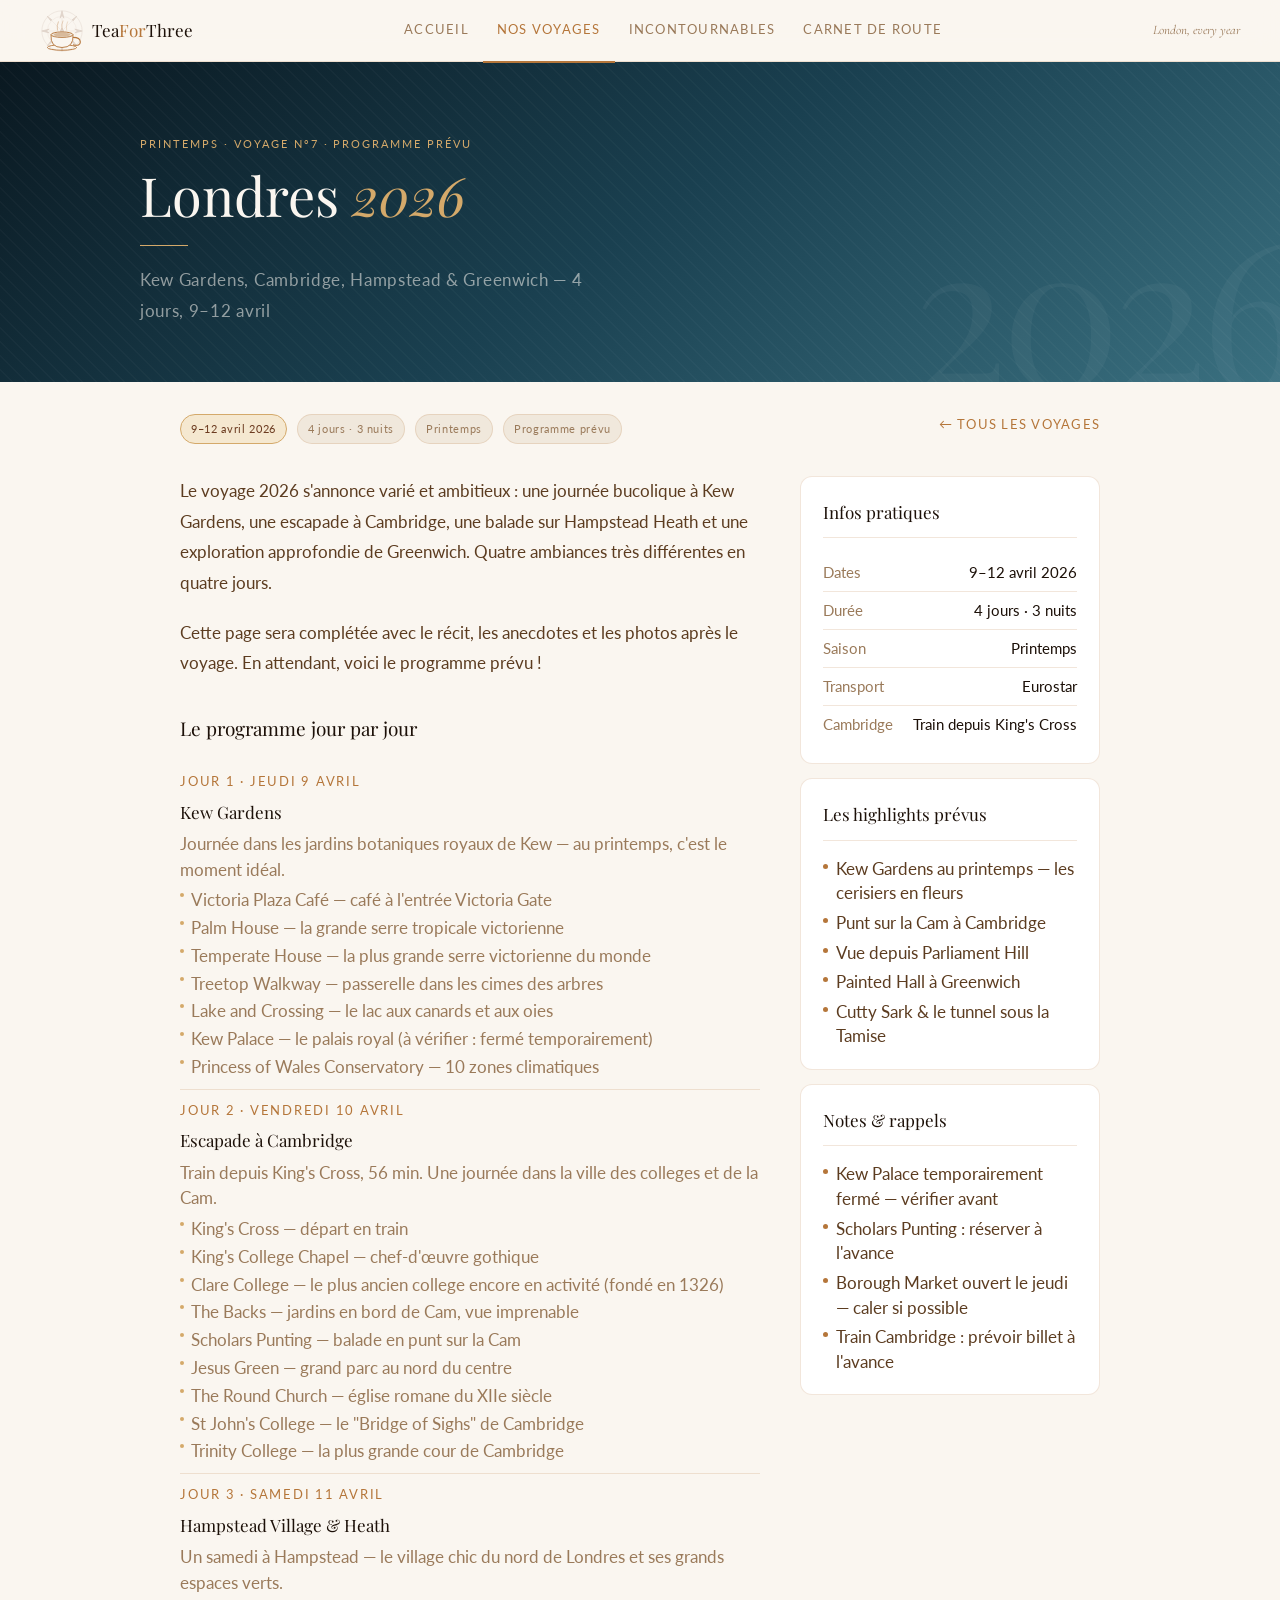
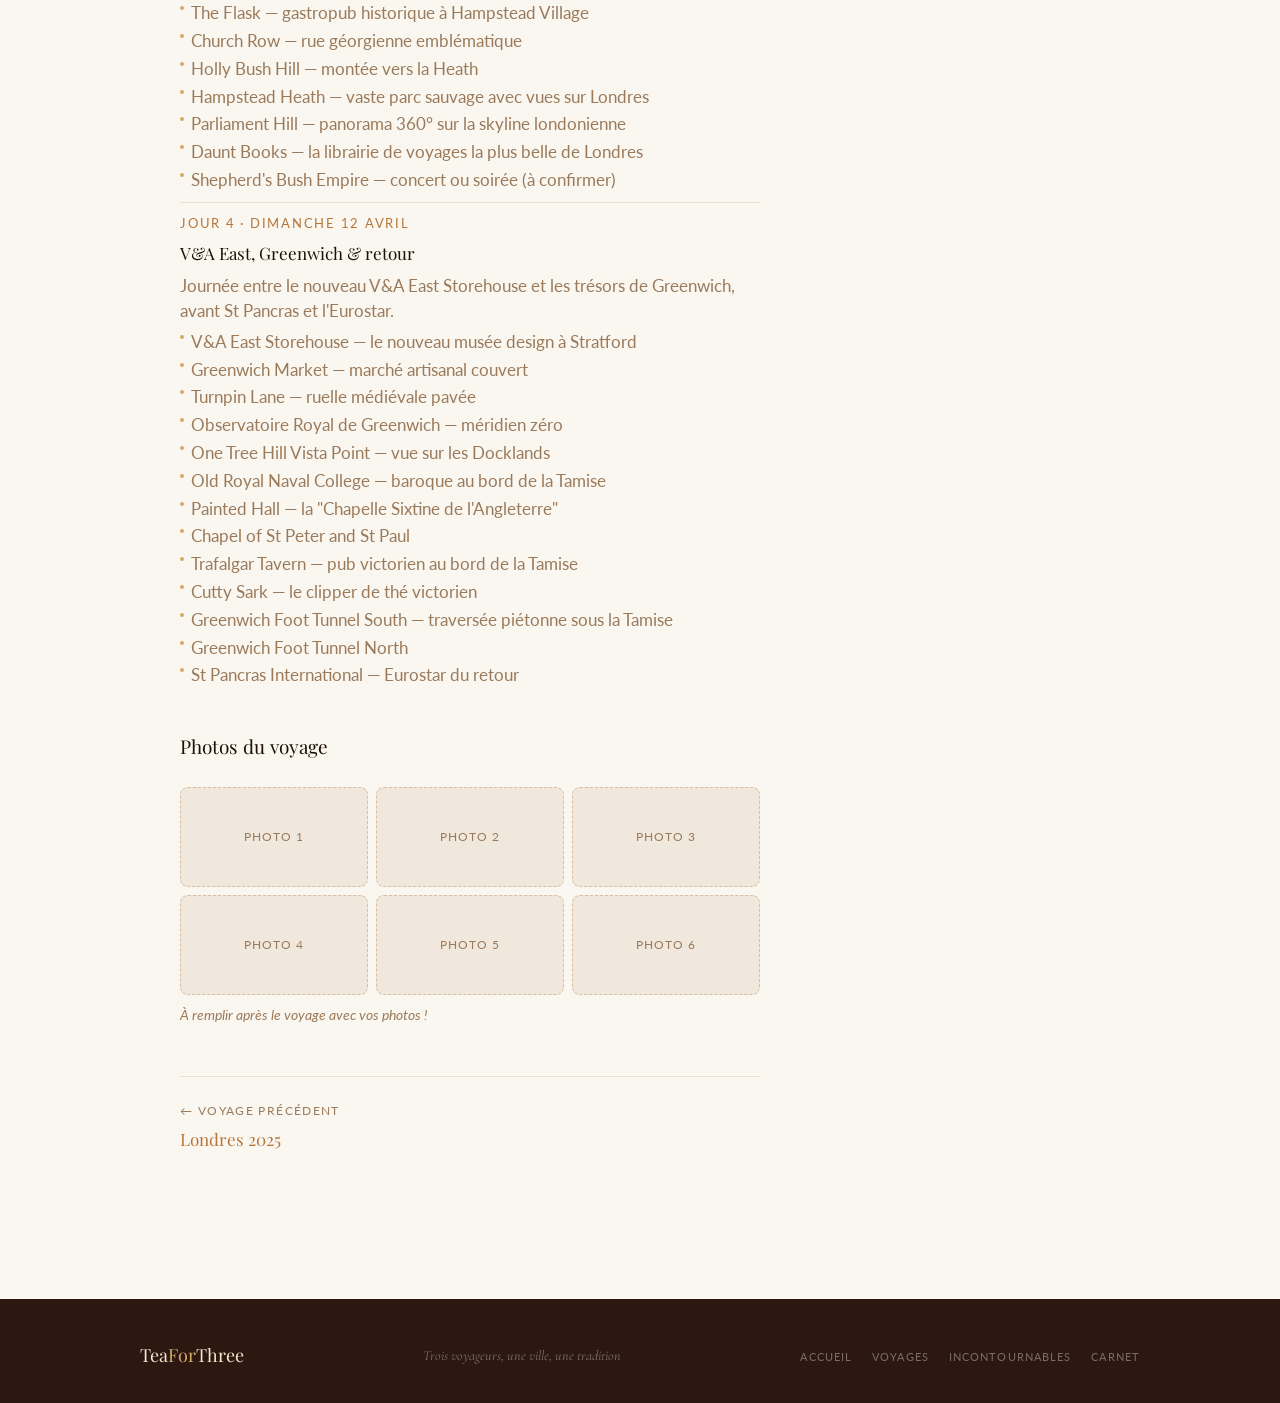
<file: voyage-2026.html>
<!DOCTYPE html>
<html lang="fr">
<head>
  <meta charset="UTF-8" /><meta name="viewport" content="width=device-width, initial-scale=1.0" />
  <title>Voyage 2026 — TeaForThree</title>
  <link rel="stylesheet" href="css/style.css" />
  <style>
    .trip-body-grid{display:grid;grid-template-columns:1fr 300px;gap:2.5rem;align-items:start}
    .prose p{font-size:17px;line-height:1.8;color:var(--text-mid);margin-bottom:1.2rem}
    .prose h3{font-family:'Playfair Display',serif;font-size:21px;font-weight:400;margin:2rem 0 0.6rem;color:var(--text-dark)}
    .day-list{display:flex;flex-direction:column;gap:0}
    .day-item{padding:10px 0;border-bottom:0.5px solid var(--border)}
    .day-item:last-child{border-bottom:none}
    .day-label{font-size:12.5px;letter-spacing:0.14em;text-transform:uppercase;color:var(--gold);margin-bottom:3px}
    .day-title{font-family:'Playfair Display',serif;font-size:17px;font-weight:400;margin-bottom:4px}
    .day-desc{font-size:17px;color:var(--text-light);line-height:1.5}
    .day-stops{list-style:none;margin-top:6px;display:flex;flex-direction:column;gap:4px}
    .day-stops li{display:flex;align-items:flex-start;gap:7px;font-size:17px;color:var(--text-light);line-height:1.4}
    .stop-dot{width:4px;height:4px;border-radius:50%;background:var(--gold-light);flex-shrink:0;margin-top:5px}
    .planning-badge{display:inline-block;font-size:11px;letter-spacing:0.1em;text-transform:uppercase;padding:2px 8px;border-radius:20px;background:rgba(181,118,58,0.12);border:0.5px solid var(--gold-light);color:var(--brown-mid);margin-bottom:1rem}
    .sidebar-card{background:var(--white);border:0.5px solid var(--border);border-radius:var(--radius);padding:1.25rem 1.4rem;margin-bottom:14px}
    .sidebar-title{font-family:'Playfair Display',serif;font-size:17px;font-weight:400;margin-bottom:1rem;padding-bottom:0.6rem;border-bottom:0.5px solid var(--border)}
    .info-row{display:flex;justify-content:space-between;align-items:baseline;padding:5px 0;border-bottom:0.5px solid var(--border);font-size:15px}
    .info-row:last-child{border-bottom:none}
    .info-key{color:var(--text-light)}
    .spot-list{list-style:none;display:flex;flex-direction:column;gap:5px}
    .spot-list li{display:flex;align-items:flex-start;gap:8px;font-size:17px;color:var(--text-mid);line-height:1.45}
    .spot-dot{width:5px;height:5px;border-radius:50%;background:var(--gold);flex-shrink:0;margin-top:7px}
    .photo-grid{display:grid;grid-template-columns:repeat(3,1fr);gap:8px;margin-top:1.5rem}
    .photo-placeholder{border-radius:var(--radius-sm);height:100px;display:flex;align-items:center;justify-content:center;border:0.5px dashed var(--border-strong);background:var(--cream-dark)}
    .photo-placeholder span{font-size:11.5px;letter-spacing:0.08em;text-transform:uppercase;color:var(--text-light)}
    .nav-trips{display:flex;justify-content:space-between;margin-top:3rem;padding-top:1.5rem;border-top:0.5px solid var(--border)}
    .nav-trip-link{text-decoration:none;color:inherit}
    .nav-trip-dir{font-size:11.5px;letter-spacing:0.12em;text-transform:uppercase;color:var(--text-light);margin-bottom:3px}
    .nav-trip-name{font-family:'Playfair Display',serif;font-size:17px;color:var(--gold)}
    @media(max-width:768px){
      .trip-body-grid{grid-template-columns:1fr}
      .photo-grid{grid-template-columns:repeat(2,1fr)}
      .day-item{padding:8px 0}
      .nav-trips{flex-direction:column;gap:0.75rem}
    }
  </style>
</head>
<body>
<nav>
  <a href="index.html" class="nav-logo"><img src="logo-icon.svg" alt="TeaForThree" style="height:44px;width:auto;display:block;" /><span class="nav-logo-text">Tea<em>For</em>Three</span></a>
  <ul class="nav-links">
    <li><a href="index.html">Accueil</a></li>
    <li><a href="voyages.html" class="active">Nos voyages</a></li>
    <li><a href="incontournables.html">Incontournables</a></li>
    <li><a href="carnet.html">Carnet de route</a></li>
  </ul>
  <span class="nav-tea">London, every year</span>
  <button class="nav-burger" id="burger" aria-label="Menu">
    <span></span><span></span><span></span>
  </button>
</nav>

<div class="hero" style="min-height:320px;background:linear-gradient(145deg,#0a1820 0%,#1a4050 50%,#3a7080 100%)">
  <div class="hero-pattern"></div>
  <div class="hero-filigrane">2026</div>
  <div class="hero-content">
    <div class="hero-tag">Printemps · Voyage n°7 · Programme prévu</div>
    <h1>Londres <em>2026</em></h1>
    <div class="divider"></div>
    <p class="hero-sub">Kew Gardens, Cambridge, Hampstead &amp; Greenwich — 4 jours, 9–12 avril</p>
  </div>
</div>

<div class="page">
  <div style="display:flex;gap:10px;flex-wrap:wrap;padding-top:2rem;margin-bottom:2rem">
    <span class="badge gold">9–12 avril 2026</span>
    <span class="badge">4 jours · 3 nuits</span>
    <span class="badge">Printemps</span>
    <span class="badge">Programme prévu</span>
    <a href="voyages.html" style="margin-left:auto;font-size:12.5px;letter-spacing:0.1em;text-transform:uppercase;color:var(--gold);text-decoration:none">← Tous les voyages</a>
  </div>

  <div class="trip-body-grid">
    <div>

      <div class="prose">
        <p>Le voyage 2026 s'annonce varié et ambitieux : une journée bucolique à Kew Gardens, une escapade à Cambridge, une balade sur Hampstead Heath et une exploration approfondie de Greenwich. Quatre ambiances très différentes en quatre jours.</p>
        <p>Cette page sera complétée avec le récit, les anecdotes et les photos après le voyage. En attendant, voici le programme prévu !</p>
      </div>

      <h3 style="font-family:'Playfair Display',serif;font-size:19px;font-weight:400;margin:2rem 0 1rem;color:var(--text-dark)">Le programme jour par jour</h3>

      <div class="day-list">

        <div class="day-item">
          <div class="day-label">Jour 1 · Jeudi 9 avril</div>
          <div class="day-title">Kew Gardens</div>
          <div class="day-desc">Journée dans les jardins botaniques royaux de Kew — au printemps, c'est le moment idéal.</div>
          <ul class="day-stops">
            <li><span class="stop-dot"></span>Victoria Plaza Café — café à l'entrée Victoria Gate</li>
            <li><span class="stop-dot"></span>Palm House — la grande serre tropicale victorienne</li>
            <li><span class="stop-dot"></span>Temperate House — la plus grande serre victorienne du monde</li>
            <li><span class="stop-dot"></span>Treetop Walkway — passerelle dans les cimes des arbres</li>
            <li><span class="stop-dot"></span>Lake and Crossing — le lac aux canards et aux oies</li>
            <li><span class="stop-dot"></span>Kew Palace — le palais royal (à vérifier : fermé temporairement)</li>
            <li><span class="stop-dot"></span>Princess of Wales Conservatory — 10 zones climatiques</li>
          </ul>
        </div>

        <div class="day-item">
          <div class="day-label">Jour 2 · Vendredi 10 avril</div>
          <div class="day-title">Escapade à Cambridge</div>
          <div class="day-desc">Train depuis King's Cross, 56 min. Une journée dans la ville des colleges et de la Cam.</div>
          <ul class="day-stops">
            <li><span class="stop-dot"></span>King's Cross — départ en train</li>
            <li><span class="stop-dot"></span>King's College Chapel — chef-d'œuvre gothique</li>
            <li><span class="stop-dot"></span>Clare College — le plus ancien college encore en activité (fondé en 1326)</li>
            <li><span class="stop-dot"></span>The Backs — jardins en bord de Cam, vue imprenable</li>
            <li><span class="stop-dot"></span>Scholars Punting — balade en punt sur la Cam</li>
            <li><span class="stop-dot"></span>Jesus Green — grand parc au nord du centre</li>
            <li><span class="stop-dot"></span>The Round Church — église romane du XIIe siècle</li>
            <li><span class="stop-dot"></span>St John's College — le "Bridge of Sighs" de Cambridge</li>
            <li><span class="stop-dot"></span>Trinity College — la plus grande cour de Cambridge</li>
          </ul>
        </div>

        <div class="day-item">
          <div class="day-label">Jour 3 · Samedi 11 avril</div>
          <div class="day-title">Hampstead Village &amp; Heath</div>
          <div class="day-desc">Un samedi à Hampstead — le village chic du nord de Londres et ses grands espaces verts.</div>
          <ul class="day-stops">
            <li><span class="stop-dot"></span>The Flask — gastropub historique à Hampstead Village</li>
            <li><span class="stop-dot"></span>Church Row — rue géorgienne emblématique</li>
            <li><span class="stop-dot"></span>Holly Bush Hill — montée vers la Heath</li>
            <li><span class="stop-dot"></span>Hampstead Heath — vaste parc sauvage avec vues sur Londres</li>
            <li><span class="stop-dot"></span>Parliament Hill — panorama 360° sur la skyline londonienne</li>
            <li><span class="stop-dot"></span>Daunt Books — la librairie de voyages la plus belle de Londres</li>
            <li><span class="stop-dot"></span>Shepherd's Bush Empire — concert ou soirée (à confirmer)</li>
          </ul>
        </div>

        <div class="day-item">
          <div class="day-label">Jour 4 · Dimanche 12 avril</div>
          <div class="day-title">V&amp;A East, Greenwich &amp; retour</div>
          <div class="day-desc">Journée entre le nouveau V&amp;A East Storehouse et les trésors de Greenwich, avant St Pancras et l'Eurostar.</div>
          <ul class="day-stops">
            <li><span class="stop-dot"></span>V&amp;A East Storehouse — le nouveau musée design à Stratford</li>
            <li><span class="stop-dot"></span>Greenwich Market — marché artisanal couvert</li>
            <li><span class="stop-dot"></span>Turnpin Lane — ruelle médiévale pavée</li>
            <li><span class="stop-dot"></span>Observatoire Royal de Greenwich — méridien zéro</li>
            <li><span class="stop-dot"></span>One Tree Hill Vista Point — vue sur les Docklands</li>
            <li><span class="stop-dot"></span>Old Royal Naval College — baroque au bord de la Tamise</li>
            <li><span class="stop-dot"></span>Painted Hall — la "Chapelle Sixtine de l'Angleterre"</li>
            <li><span class="stop-dot"></span>Chapel of St Peter and St Paul</li>
            <li><span class="stop-dot"></span>Trafalgar Tavern — pub victorien au bord de la Tamise</li>
            <li><span class="stop-dot"></span>Cutty Sark — le clipper de thé victorien</li>
            <li><span class="stop-dot"></span>Greenwich Foot Tunnel South — traversée piétonne sous la Tamise</li>
            <li><span class="stop-dot"></span>Greenwich Foot Tunnel North</li>
            <li><span class="stop-dot"></span>St Pancras International — Eurostar du retour</li>
          </ul>
        </div>

      </div>

      <h3 style="font-family:'Playfair Display',serif;font-size:19px;font-weight:400;margin:2rem 0 1rem;color:var(--text-dark)">Photos du voyage</h3>
      <div class="photo-grid">
        <div class="photo-placeholder"><span>Photo 1</span></div>
        <div class="photo-placeholder"><span>Photo 2</span></div>
        <div class="photo-placeholder"><span>Photo 3</span></div>
        <div class="photo-placeholder"><span>Photo 4</span></div>
        <div class="photo-placeholder"><span>Photo 5</span></div>
        <div class="photo-placeholder"><span>Photo 6</span></div>
      </div>
      <p style="font-size:13.5px;color:var(--text-light);margin-top:8px;font-style:italic">À remplir après le voyage avec vos photos !</p>

      <div class="nav-trips">
        <a href="voyage-2025.html" class="nav-trip-link">
          <div class="nav-trip-dir">← Voyage précédent</div>
          <div class="nav-trip-name">Londres 2025</div>
        </a>
      </div>
    </div>

    <div>
      <div class="sidebar-card">
        <div class="sidebar-title">Infos pratiques</div>
        <div class="info-row"><span class="info-key">Dates</span><span>9–12 avril 2026</span></div>
        <div class="info-row"><span class="info-key">Durée</span><span>4 jours · 3 nuits</span></div>
        <div class="info-row"><span class="info-key">Saison</span><span>Printemps</span></div>
        <div class="info-row"><span class="info-key">Transport</span><span>Eurostar</span></div>
        <div class="info-row"><span class="info-key">Cambridge</span><span>Train depuis King's Cross</span></div>
      </div>

      <div class="sidebar-card">
        <div class="sidebar-title">Les highlights prévus</div>
        <ul class="spot-list">
          <li><span class="spot-dot"></span>Kew Gardens au printemps — les cerisiers en fleurs</li>
          <li><span class="spot-dot"></span>Punt sur la Cam à Cambridge</li>
          <li><span class="spot-dot"></span>Vue depuis Parliament Hill</li>
          <li><span class="spot-dot"></span>Painted Hall à Greenwich</li>
          <li><span class="spot-dot"></span>Cutty Sark &amp; le tunnel sous la Tamise</li>
        </ul>
      </div>

      <div class="sidebar-card">
        <div class="sidebar-title">Notes &amp; rappels</div>
        <ul class="spot-list">
          <li><span class="spot-dot"></span>Kew Palace temporairement fermé — vérifier avant</li>
          <li><span class="spot-dot"></span>Scholars Punting : réserver à l'avance</li>
          <li><span class="spot-dot"></span>Borough Market ouvert le jeudi — caler si possible</li>
          <li><span class="spot-dot"></span>Train Cambridge : prévoir billet à l'avance</li>
        </ul>
      </div>
    </div>
  </div>
</div>

<footer>
  <div class="footer-inner">
    <div class="footer-logo">Tea<span>For</span>Three</div>
    <div class="footer-tagline">Trois voyageurs, une ville, une tradition</div>
    <ul class="footer-links">
      <li><a href="index.html">Accueil</a></li>
      <li><a href="voyages.html">Voyages</a></li>
      <li><a href="incontournables.html">Incontournables</a></li>
      <li><a href="carnet.html">Carnet</a></li>
      </ul>
  </div>
</footer>
<script>
var burger=document.getElementById('burger');
var navLinks=document.querySelector('.nav-links');
burger.addEventListener('click',function(){
  burger.classList.toggle('open');
  navLinks.classList.toggle('open');
});
navLinks.querySelectorAll('a').forEach(function(a){
  a.addEventListener('click',function(){
    burger.classList.remove('open');
    navLinks.classList.remove('open');
  });
});
</script>
</body>
</html>
</file>
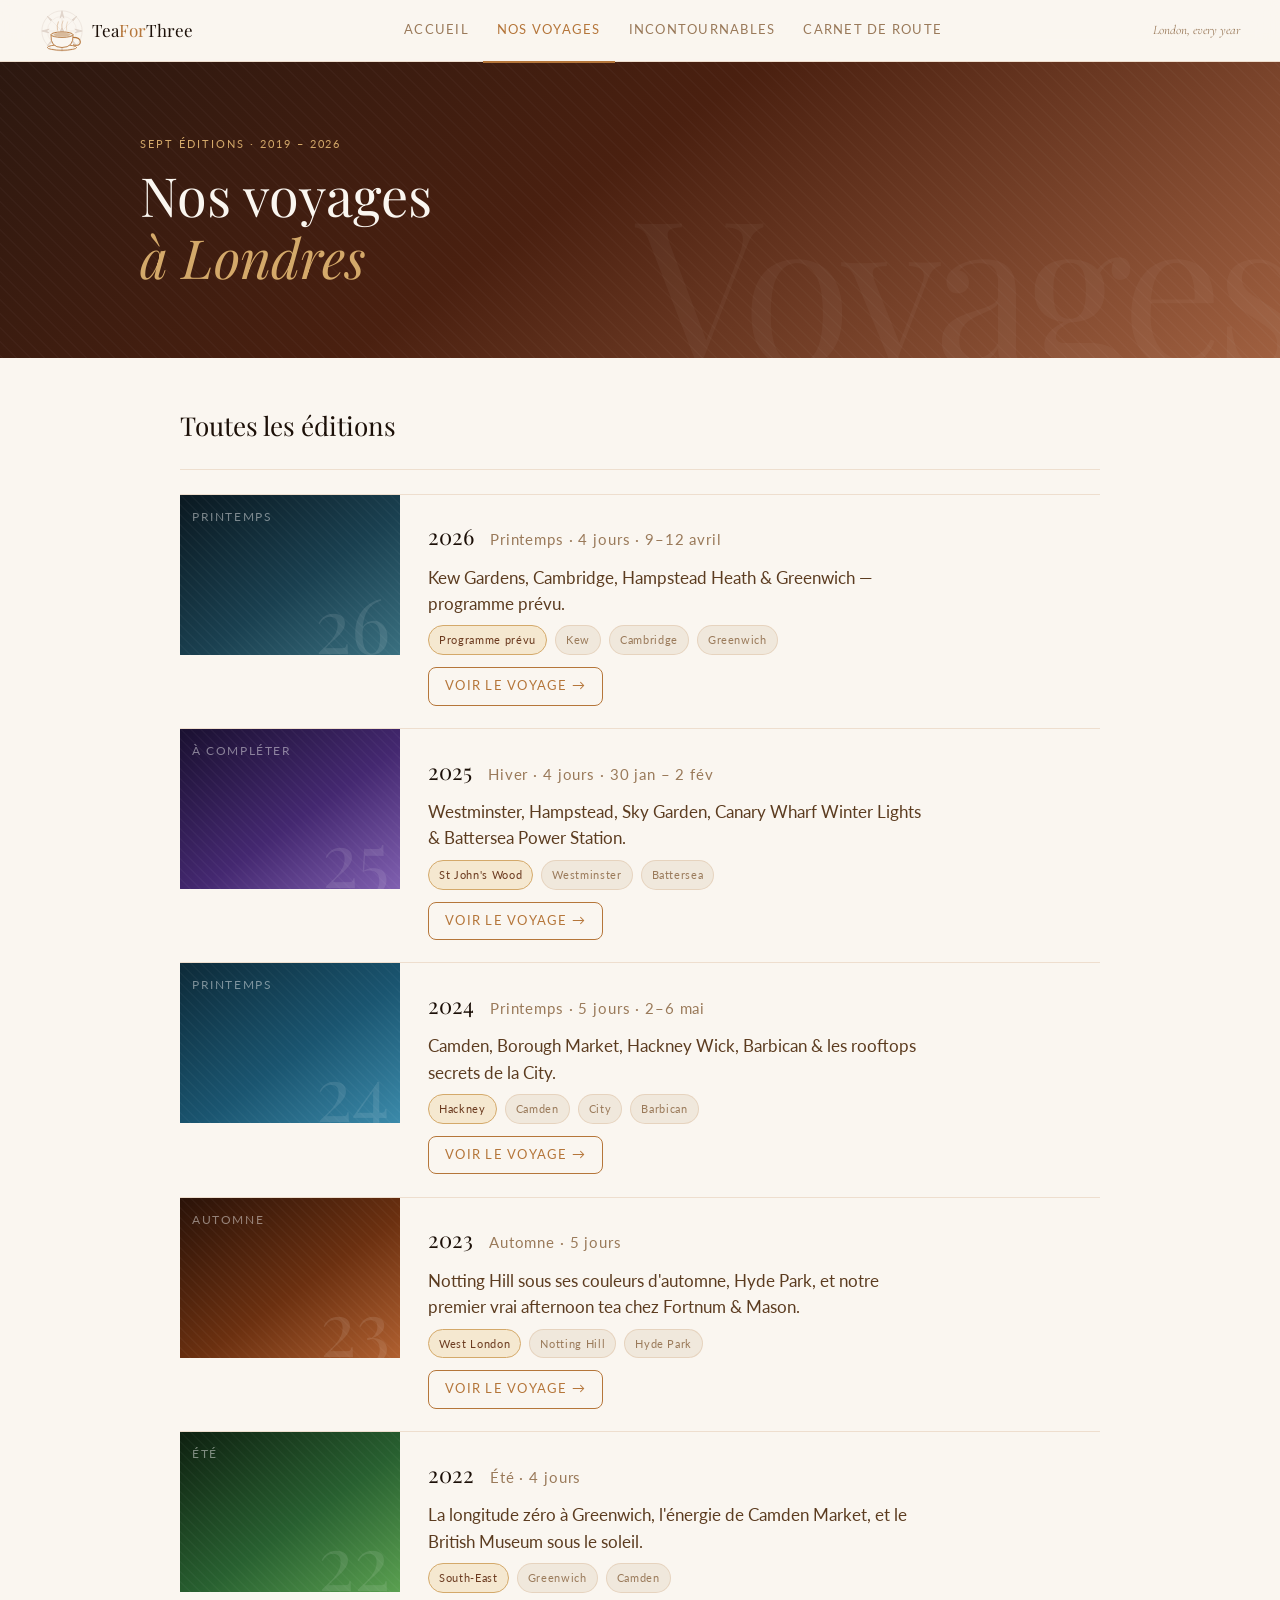
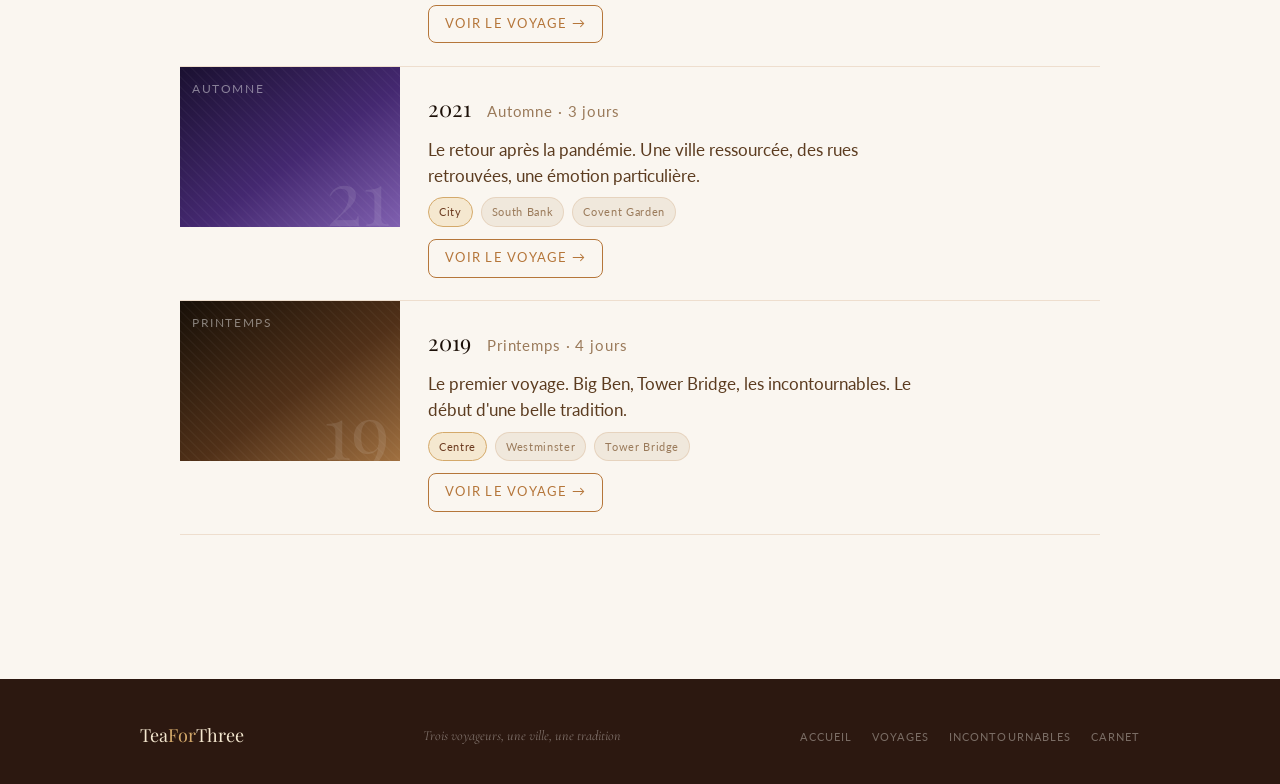
<file: voyages.html>
<!DOCTYPE html>
<html lang="fr">
<head>
  <meta charset="UTF-8" />
  <meta name="viewport" content="width=device-width, initial-scale=1.0" />
  <title>Nos voyages — TeaForThree</title>
  <link rel="stylesheet" href="css/style.css" />
  <style>
    .trips-list{display:flex;flex-direction:column;gap:0}
    .trip-row{display:grid;grid-template-columns:220px 1fr;border-bottom:0.5px solid var(--border);transition:background 0.2s}
    .trip-row:first-child{border-top:0.5px solid var(--border)}
    .trip-row:hover{background:var(--white)}
    .trip-row a{display:contents;text-decoration:none;color:inherit}
    .trip-visual{height:160px;position:relative;overflow:hidden}
    .trip-visual-2024{background:linear-gradient(145deg,#0d2a38 0%,#1a5570 55%,#3b8aaa 100%)}
    .trip-visual-2023{background:linear-gradient(145deg,#2a1208 0%,#6b3010 55%,#b06030 100%)}
    .trip-visual-2022{background:linear-gradient(145deg,#0e2010 0%,#286030 55%,#5aa050 100%)}
    .trip-visual-2021{background:linear-gradient(145deg,#1a1030 0%,#442870 55%,#8060b0 100%)}
    .trip-visual-2019{background:linear-gradient(145deg,#181008 0%,#503018 55%,#a07040 100%)}
    .trip-visual-2025{background:linear-gradient(145deg,#1a1030 0%,#442870 55%,#8060b0 100%)}
    .trip-vpattern{position:absolute;inset:0;background-image:repeating-linear-gradient(45deg,rgba(255,255,255,0.03) 0,rgba(255,255,255,0.03) 1px,transparent 0,transparent 50%);background-size:10px 10px}
    .trip-vyear{position:absolute;bottom:-6px;right:10px;font-family:'Playfair Display',serif;font-size:76px;font-weight:400;color:rgba(255,255,255,0.1);line-height:1;user-select:none}
    .trip-vseason{position:absolute;top:12px;left:12px;font-size:11.5px;letter-spacing:0.14em;text-transform:uppercase;color:rgba(255,255,255,0.45)}
    .trip-info{padding:1.4rem 1.75rem;display:flex;flex-direction:column;justify-content:center;gap:8px}
    .trip-info-top{display:flex;align-items:baseline;gap:1rem}
    .trip-info-year{font-family:'Playfair Display',serif;font-size:22px;font-weight:400}
    .trip-info-season-txt{font-size:14.5px;color:var(--text-light);letter-spacing:0.06em}
    .trip-info-headline{font-size:17px;color:var(--text-mid);line-height:1.55;max-width:500px}
    .trip-info-meta{display:flex;gap:8px;flex-wrap:wrap}
    .trip-info-link{margin-top:4px}
    @media(max-width:768px){
      .trip-row{grid-template-columns:1fr}
      .trip-visual{height:150px}
      .trip-info{padding:1rem 1rem}
      .trip-info-year{font-size:18px}
      .trip-info-headline{font-size:13px}
    }
  </style>
</head>
<body>

<nav>
  <a href="index.html" class="nav-logo"><img src="logo-icon.svg" alt="TeaForThree" style="height:44px;width:auto;display:block;" /><span class="nav-logo-text">Tea<em>For</em>Three</span></a>
  <ul class="nav-links">
    <li><a href="index.html">Accueil</a></li>
    <li><a href="voyages.html" class="active">Nos voyages</a></li>
    <li><a href="incontournables.html">Incontournables</a></li>
    <li><a href="carnet.html">Carnet de route</a></li>
  </ul>
  <span class="nav-tea">London, every year</span>
  <button class="nav-burger" id="burger" aria-label="Menu">
    <span></span><span></span><span></span>
  </button>
</nav>

<div class="hero" style="min-height:280px">
  <div class="hero-pattern"></div>
  <div class="hero-filigrane">Voyages</div>
  <div class="hero-content">
    <div class="hero-tag">Sept éditions · 2019 – 2026</div>
    <h1>Nos voyages<br><em>à Londres</em></h1>
  </div>
</div>

<div class="page">

  <div class="section-header">
    <h2 class="section-title">Toutes les éditions</h2>
  </div>

  <div class="trips-list">

    <div class="trip-row fade-up">
      <a href="voyage-2026.html">
        <div class="trip-visual" style="background:linear-gradient(145deg,#0a1820 0%,#1a4050 55%,#3a7080 100%)"><div class="trip-vpattern"></div><div class="trip-vseason">Printemps</div><div class="trip-vyear" style="position:absolute;bottom:-6px;right:10px;font-family:'Playfair Display',serif;font-size:76px;font-weight:400;color:rgba(255,255,255,0.1);line-height:1;user-select:none">26</div></div>
        <div class="trip-info">
          <div class="trip-info-top"><span class="trip-info-year">2026</span><span class="trip-info-season-txt">Printemps · 4 jours · 9–12 avril</span></div>
          <div class="trip-info-headline">Kew Gardens, Cambridge, Hampstead Heath &amp; Greenwich — programme prévu.</div>
          <div class="trip-info-meta"><span class="badge gold">Programme prévu</span><span class="badge">Kew</span><span class="badge">Cambridge</span><span class="badge">Greenwich</span></div>
          <div class="trip-info-link"><span class="btn" style="font-size:12.5px;padding:7px 16px">Voir le voyage →</span></div>
        </div>
      </a>
    </div>

    <div class="trip-row fade-up">
      <a href="voyage-2025.html">
        <div class="trip-visual trip-visual-2025"><div class="trip-vpattern"></div><div class="trip-vseason">À compléter</div><div class="trip-vyear">25</div></div>
        <div class="trip-info">
          <div class="trip-info-top"><span class="trip-info-year">2025</span><span class="trip-info-season-txt">Hiver · 4 jours · 30 jan – 2 fév</span></div>
          <div class="trip-info-headline">Westminster, Hampstead, Sky Garden, Canary Wharf Winter Lights &amp; Battersea Power Station.</div>
          <div class="trip-info-meta"><span class="badge gold">St John's Wood</span><span class="badge">Westminster</span><span class="badge">Battersea</span></div>
          <div class="trip-info-link"><span class="btn" style="font-size:12.5px;padding:7px 16px">Voir le voyage →</span></div>
        </div>
      </a>
    </div>

    <div class="trip-row fade-up">
      <a href="voyage-2024.html">
        <div class="trip-visual trip-visual-2024"><div class="trip-vpattern"></div><div class="trip-vseason">Printemps</div><div class="trip-vyear">24</div></div>
        <div class="trip-info">
          <div class="trip-info-top"><span class="trip-info-year">2024</span><span class="trip-info-season-txt">Printemps · 5 jours · 2–6 mai</span></div>
          <div class="trip-info-headline">Camden, Borough Market, Hackney Wick, Barbican &amp; les rooftops secrets de la City.</div>
          <div class="trip-info-meta"><span class="badge gold">Hackney</span><span class="badge">Camden</span><span class="badge">City</span><span class="badge">Barbican</span></div>
          <div class="trip-info-link"><span class="btn" style="font-size:12.5px;padding:7px 16px">Voir le voyage →</span></div>
        </div>
      </a>
    </div>

    <div class="trip-row fade-up">
      <a href="voyage-2023.html">
        <div class="trip-visual trip-visual-2023"><div class="trip-vpattern"></div><div class="trip-vseason">Automne</div><div class="trip-vyear">23</div></div>
        <div class="trip-info">
          <div class="trip-info-top"><span class="trip-info-year">2023</span><span class="trip-info-season-txt">Automne · 5 jours</span></div>
          <div class="trip-info-headline">Notting Hill sous ses couleurs d'automne, Hyde Park, et notre premier vrai afternoon tea chez Fortnum &amp; Mason.</div>
          <div class="trip-info-meta"><span class="badge gold">West London</span><span class="badge">Notting Hill</span><span class="badge">Hyde Park</span></div>
          <div class="trip-info-link"><span class="btn" style="font-size:12.5px;padding:7px 16px">Voir le voyage →</span></div>
        </div>
      </a>
    </div>

    <div class="trip-row fade-up">
      <a href="voyage-2022.html">
        <div class="trip-visual trip-visual-2022"><div class="trip-vpattern"></div><div class="trip-vseason">Été</div><div class="trip-vyear">22</div></div>
        <div class="trip-info">
          <div class="trip-info-top"><span class="trip-info-year">2022</span><span class="trip-info-season-txt">Été · 4 jours</span></div>
          <div class="trip-info-headline">La longitude zéro à Greenwich, l'énergie de Camden Market, et le British Museum sous le soleil.</div>
          <div class="trip-info-meta"><span class="badge gold">South-East</span><span class="badge">Greenwich</span><span class="badge">Camden</span></div>
          <div class="trip-info-link"><span class="btn" style="font-size:12.5px;padding:7px 16px">Voir le voyage →</span></div>
        </div>
      </a>
    </div>

    <div class="trip-row fade-up">
      <a href="voyage-2021.html">
        <div class="trip-visual trip-visual-2021"><div class="trip-vpattern"></div><div class="trip-vseason">Automne</div><div class="trip-vyear">21</div></div>
        <div class="trip-info">
          <div class="trip-info-top"><span class="trip-info-year">2021</span><span class="trip-info-season-txt">Automne · 3 jours</span></div>
          <div class="trip-info-headline">Le retour après la pandémie. Une ville ressourcée, des rues retrouvées, une émotion particulière.</div>
          <div class="trip-info-meta"><span class="badge gold">City</span><span class="badge">South Bank</span><span class="badge">Covent Garden</span></div>
          <div class="trip-info-link"><span class="btn" style="font-size:12.5px;padding:7px 16px">Voir le voyage →</span></div>
        </div>
      </a>
    </div>

    <div class="trip-row fade-up">
      <a href="voyage-2019.html">
        <div class="trip-visual trip-visual-2019"><div class="trip-vpattern"></div><div class="trip-vseason">Printemps</div><div class="trip-vyear">19</div></div>
        <div class="trip-info">
          <div class="trip-info-top"><span class="trip-info-year">2019</span><span class="trip-info-season-txt">Printemps · 4 jours</span></div>
          <div class="trip-info-headline">Le premier voyage. Big Ben, Tower Bridge, les incontournables. Le début d'une belle tradition.</div>
          <div class="trip-info-meta"><span class="badge gold">Centre</span><span class="badge">Westminster</span><span class="badge">Tower Bridge</span></div>
          <div class="trip-info-link"><span class="btn" style="font-size:12.5px;padding:7px 16px">Voir le voyage →</span></div>
        </div>
      </a>
    </div>

  </div>

</div>

<footer>
  <div class="footer-inner">
    <div class="footer-logo">Tea<span>For</span>Three</div>
    <div class="footer-tagline">Trois voyageurs, une ville, une tradition</div>
    <ul class="footer-links">
      <li><a href="index.html">Accueil</a></li>
      <li><a href="voyages.html">Voyages</a></li>
      <li><a href="incontournables.html">Incontournables</a></li>
      <li><a href="carnet.html">Carnet</a></li>
      </ul>
  </div>
</footer>

<script>
var burger=document.getElementById('burger');
var navLinks=document.querySelector('.nav-links');
burger.addEventListener('click',function(){
  burger.classList.toggle('open');
  navLinks.classList.toggle('open');
});
// close menu on link click
navLinks.querySelectorAll('a').forEach(function(a){
  a.addEventListener('click',function(){
    burger.classList.remove('open');
    navLinks.classList.remove('open');
  });
});
</script>
</body>
</html>
</file>
<file: css/style.css>
@import url('https://fonts.googleapis.com/css2?family=Playfair+Display:ital,wght@0,400;0,500;1,400;1,500&family=Cormorant+Garamond:ital,wght@0,300;0,400;1,300;1,400&family=Lato:wght@300;400&display=swap');

:root {
  --cream: #FAF6F0;
  --cream-dark: #F0E8DC;
  --brown-deep: #2C1810;
  --brown-mid: #6B3A1F;
  --brown-light: #A06040;
  --gold: #B5763A;
  --gold-light: #D4A96A;
  --gold-pale: #F5E8D0;
  --text-dark: #1C1008;
  --text-mid: #5C3C20;
  --text-light: #9A7A5A;
  --border: rgba(181,118,58,0.18);
  --border-strong: rgba(181,118,58,0.38);
  --white: #FFFFFF;
  --shadow: 0 4px 24px rgba(44,24,16,0.07);
  --shadow-hover: 0 8px 40px rgba(44,24,16,0.13);
  --radius: 12px;
  --radius-sm: 8px;
}

*, *::before, *::after { box-sizing: border-box; margin: 0; padding: 0; }
html { scroll-behavior: smooth; }
body {
  font-family: 'Lato', sans-serif;
  font-size: 17px;
  font-weight: 400;
  background: var(--cream);
  color: var(--text-dark);
  min-height: 100vh;
  line-height: 1.8;
  overflow-x: hidden;
}

/* ════════════════════════════════
   DESKTOP NAV
   ════════════════════════════════ */
nav {
  position: sticky; top: 0; z-index: 200;
  background: rgba(250,246,240,0.94);
  backdrop-filter: blur(14px);
  border-bottom: 0.5px solid var(--border);
  padding: 0 2.5rem;
  display: flex; align-items: center; justify-content: space-between;
  height: 62px;
}
.nav-logo {
  text-decoration: none; flex-shrink: 0; display: flex; align-items: center; gap: 8px;
}
.nav-logo-text {
  font-family: 'Playfair Display', serif;
  font-size: 17px; font-weight: 400;
  color: var(--text-dark);
}
.nav-logo-text em { font-style: normal; color: var(--gold); }
.nav-links { display: flex; gap: 0; list-style: none; }
.nav-links a {
  display: block; padding: 0 14px;
  font-size: 12.5px; letter-spacing: 0.1em; text-transform: uppercase;
  color: var(--text-light); text-decoration: none;
  transition: color 0.2s; line-height: 62px;
  border-bottom: 2px solid transparent;
}
.nav-links a:hover { color: var(--text-dark); }
.nav-links a.active { color: var(--gold); border-bottom-color: var(--gold); }
.nav-tea {
  font-family: 'Cormorant Garamond', serif;
  font-style: italic; font-size: 13px; color: var(--text-light); flex-shrink: 0;
}
/* burger hidden on desktop */
.nav-burger { display: none; }

/* ════════════════════════════════
   HERO
   ════════════════════════════════ */
.hero {
  position: relative; overflow: hidden;
  background: linear-gradient(145deg, var(--brown-deep) 0%, #4A2010 45%, var(--brown-light) 100%);
  display: flex; align-items: flex-end;
  padding: 4.5rem 2.5rem 3.5rem; min-height: 420px;
}
.hero-pattern {
  position: absolute; inset: 0;
  background-image: repeating-linear-gradient(45deg,rgba(255,255,255,0.025) 0,rgba(255,255,255,0.025) 1px,transparent 0,transparent 50%);
  background-size: 14px 14px; pointer-events: none;
}
.hero-filigrane {
  position: absolute; right: -1rem; bottom: -1.5rem;
  font-family: 'Playfair Display', serif;
  font-size: 200px; font-weight: 400; line-height: 1;
  color: rgba(255,255,255,0.04);
  pointer-events: none; user-select: none; letter-spacing: -0.04em;
}
.hero-content { position: relative; z-index: 1; max-width: 1000px; width: 100%; margin: 0 auto; }
.hero-home-inner { display: flex !important; flex-direction: row !important; align-items: center !important; gap: 3.5rem; }
.hero-tag { font-size: 11px; letter-spacing: 0.18em; text-transform: uppercase; color: var(--gold-light); margin-bottom: 10px; }
.hero h1 {
  font-family: 'Playfair Display', serif;
  font-size: clamp(34px, 5vw, 54px); font-weight: 400;
  color: var(--cream); line-height: 1.15; margin-bottom: 14px;
}
.hero h1 em { font-style: italic; color: var(--gold-light); }
.hero-sub { font-size: 17px; color: rgba(250,246,240,0.55); letter-spacing: 0.04em; max-width: 480px; }

/* ════════════════════════════════
   PAGE / LAYOUT
   ════════════════════════════════ */
.page { max-width: 1000px; margin: 0 auto; padding: 0 2.5rem 4rem; }
.section-header {
  display: flex; align-items: baseline; justify-content: space-between;
  padding: 2.8rem 0 1.2rem;
  border-bottom: 0.5px solid var(--border); margin-bottom: 1.5rem;
}
.section-title { font-family: 'Playfair Display', serif; font-size: 26px; font-weight: 400; }
.section-link { font-size: 11px; letter-spacing: 0.1em; text-transform: uppercase; color: var(--gold); text-decoration: none; transition: opacity 0.2s; }
.section-link:hover { opacity: 0.7; }

/* ════════════════════════════════
   COMPONENTS
   ════════════════════════════════ */
.card {
  background: var(--white);
  border: 0.5px solid var(--border); border-radius: var(--radius); overflow: hidden;
  transition: box-shadow 0.25s, transform 0.25s, border-color 0.25s;
}
.card:hover { box-shadow: var(--shadow-hover); border-color: var(--border-strong); transform: translateY(-2px); }
.badge {
  display: inline-block; font-size: 11px; letter-spacing: 0.06em;
  padding: 4px 10px; border-radius: 20px;
  background: var(--cream-dark); border: 0.5px solid var(--border); color: var(--text-light);
}
.badge.gold { background: var(--gold-pale); border-color: var(--gold-light); color: var(--brown-mid); }
.btn {
  display: inline-block; font-family: 'Lato', sans-serif; font-size: 12px; font-weight: 400;
  letter-spacing: 0.1em; text-transform: uppercase;
  padding: 10px 22px; border-radius: var(--radius-sm);
  text-decoration: none; transition: all 0.2s; cursor: pointer;
  border: 1px solid var(--gold); color: var(--gold); background: transparent;
}
.btn:hover { background: var(--gold); color: var(--white); }
.btn.solid { background: var(--gold); color: var(--white); }
.btn.solid:hover { background: var(--brown-mid); border-color: var(--brown-mid); }
.divider { width: 48px; height: 1px; background: var(--gold-light); margin: 1.2rem 0; }

/* ════════════════════════════════
   HERO HOME
   ════════════════════════════════ */
.hero-home { min-height: 460px; align-items: center; padding: 3rem 2.5rem; }
.hero-home-inner {
  display: flex;
  flex-direction: row;
  align-items: center;
  gap: 3.5rem;
  max-width: 1000px;
  width: 100%;
  margin: 0 auto;
}
.hero-logo-side { flex: 0 0 auto; }
.hero-logo-full { width: 340px; max-width: 100%; }
.hero-text-side { flex: 1; }

/* ════════════════════════════════
   QUOTE BAND
   ════════════════════════════════ */
.quote-band {
  background: var(--brown-deep); padding: 2.8rem 2.5rem;
  margin: 3rem -2.5rem 0; text-align: center; position: relative; overflow: hidden;
}
.quote-band::before {
  content: '\201C'; position: absolute; top: -20px; left: 50%; transform: translateX(-50%);
  font-family: 'Playfair Display', serif; font-size: 160px;
  color: rgba(181,118,58,0.1); line-height: 1; pointer-events: none;
}
.quote-text {
  font-family: 'Cormorant Garamond', serif; font-style: italic; font-size: 24px;
  color: var(--gold-pale); max-width: 600px; margin: 0 auto 10px;
  line-height: 1.6; position: relative; z-index: 1;
}
.quote-author { font-size: 11px; letter-spacing: 0.14em; text-transform: uppercase; color: var(--gold-light); opacity: 0.65; }

/* ════════════════════════════════
   ANIMATIONS
   ════════════════════════════════ */
@keyframes fadeUp {
  from { opacity: 0; transform: translateY(16px); }
  to   { opacity: 1; transform: translateY(0); }
}
.fade-up { opacity: 0; animation: fadeUp 0.55s ease forwards; }
.fade-up:nth-child(1){animation-delay:0.05s}
.fade-up:nth-child(2){animation-delay:0.13s}
.fade-up:nth-child(3){animation-delay:0.21s}
.fade-up:nth-child(4){animation-delay:0.29s}
.fade-up:nth-child(5){animation-delay:0.37s}
.fade-up:nth-child(6){animation-delay:0.45s}

/* ════════════════════════════════
   FOOTER
   ════════════════════════════════ */
footer {
  background: var(--brown-deep); color: rgba(250,246,240,0.55);
  padding: 2.5rem 2.5rem 2rem; margin-top: 5rem;
}
.footer-inner {
  max-width: 1000px; margin: 0 auto;
  display: flex; align-items: center; justify-content: space-between; flex-wrap: wrap; gap: 1rem;
}
.footer-logo { font-family: 'Playfair Display', serif; font-size: 18px; font-weight: 400; color: var(--gold-pale); }
.footer-logo span { color: var(--gold-light); }
.footer-tagline { font-family: 'Cormorant Garamond', serif; font-style: italic; font-size: 14px; color: rgba(250,246,240,0.4); }
.footer-links { display: flex; gap: 20px; list-style: none; }
.footer-links a { font-size: 11px; letter-spacing: 0.1em; text-transform: uppercase; color: rgba(250,246,240,0.38); text-decoration: none; transition: color 0.2s; }
.footer-links a:hover { color: var(--gold-light); }

/* ════════════════════════════════
   MOBILE  ≤ 768px
   ════════════════════════════════ */
@media (max-width: 768px) {

  /* — nav — */
  nav {
    padding: 0 1rem;
    height: 54px;
    position: fixed; top: 0; left: 0; right: 0; z-index: 200;
  }
  .nav-tea { display: none; }
  .nav-links {
    display: none !important;
    position: fixed;
    top: 54px; left: 0; right: 0;
    background: rgba(250,246,240,0.98);
    backdrop-filter: blur(16px);
    flex-direction: column !important;
    border-bottom: 1px solid var(--border);
    padding: 0.25rem 0 1rem;
    z-index: 199;
    box-shadow: 0 6px 20px rgba(44,24,16,0.1);
  }
  .nav-links.open { display: flex !important; }
  .nav-links li { border-bottom: 0.5px solid var(--border); }
  .nav-links li:last-child { border-bottom: none; }
  .nav-links a {
    display: block !important;
    padding: 14px 1.25rem !important;
    line-height: 1.2 !important;
    font-size: 12px !important;
    letter-spacing: 0.1em;
    color: var(--text-mid);
    border-bottom: none !important;
  }
  .nav-links a.active { color: var(--gold); background: rgba(181,118,58,0.05); }
  .nav-burger {
    display: flex;
    flex-direction: column; justify-content: center; gap: 5px;
    width: 38px; height: 38px;
    background: none; border: none; cursor: pointer; padding: 6px;
    margin-left: auto; flex-shrink: 0;
  }
  .nav-burger span {
    display: block; width: 20px; height: 1.5px;
    background: var(--text-dark);
    transition: transform 0.25s ease, opacity 0.2s;
    transform-origin: center;
  }
  .nav-burger.open span:nth-child(1){ transform: translateY(6.5px) rotate(45deg); }
  .nav-burger.open span:nth-child(2){ opacity: 0; }
  .nav-burger.open span:nth-child(3){ transform: translateY(-6.5px) rotate(-45deg); }

  /* — body offset — */
  body { padding-top: 54px; }

  /* — page — */
  .page { padding: 0 1rem 3rem; max-width: 100%; }

  /* — hero — */
  .hero { padding: 1.75rem 1rem 1.75rem; min-height: 200px; }

  .hero-home { min-height: auto; padding: 2rem 1rem 2.5rem; }
  .hero-home-inner { flex-direction: column !important; gap: 1.5rem; align-items: center !important; }
  .hero-logo-full { width: 200px; }
  .hero-text-side { text-align: left; width: 100%; }

  .hero-filigrane { font-size: 70px; right: 0; bottom: -0.5rem; }
  .hero h1 { font-size: 26px; margin-bottom: 8px; }
  .hero-tag { font-size: 9px; letter-spacing: 0.14em; margin-bottom: 8px; }
  .hero-sub { font-size: 13px; line-height: 1.55; }
  .divider { width: 32px; margin: 0.6rem 0; }

  /* — sections — */
  .section-header { padding: 1.5rem 0 0.8rem; flex-wrap: wrap; gap: 4px; }
  .section-title { font-size: 20px; }
  .section-link { font-size: 10px; }

  /* — cards — */
  .card { width: 100%; }
  .card:hover { transform: none; box-shadow: none; }

  /* — quote — */
  .quote-band { margin: 2rem -1rem 0; padding: 1.75rem 1rem; }
  .quote-text { font-size: 15px; }

  /* — footer — */
  footer { padding: 1.75rem 1rem 1.5rem; margin-top: 2.5rem; }
  .footer-inner { flex-direction: column; align-items: flex-start; gap: 0.75rem; }
  .footer-tagline { display: none; }
  .footer-logo { font-size: 15px; }
  .footer-links { flex-wrap: wrap; gap: 8px 14px; }
  .footer-links a { font-size: 10px; }
}
</file>
